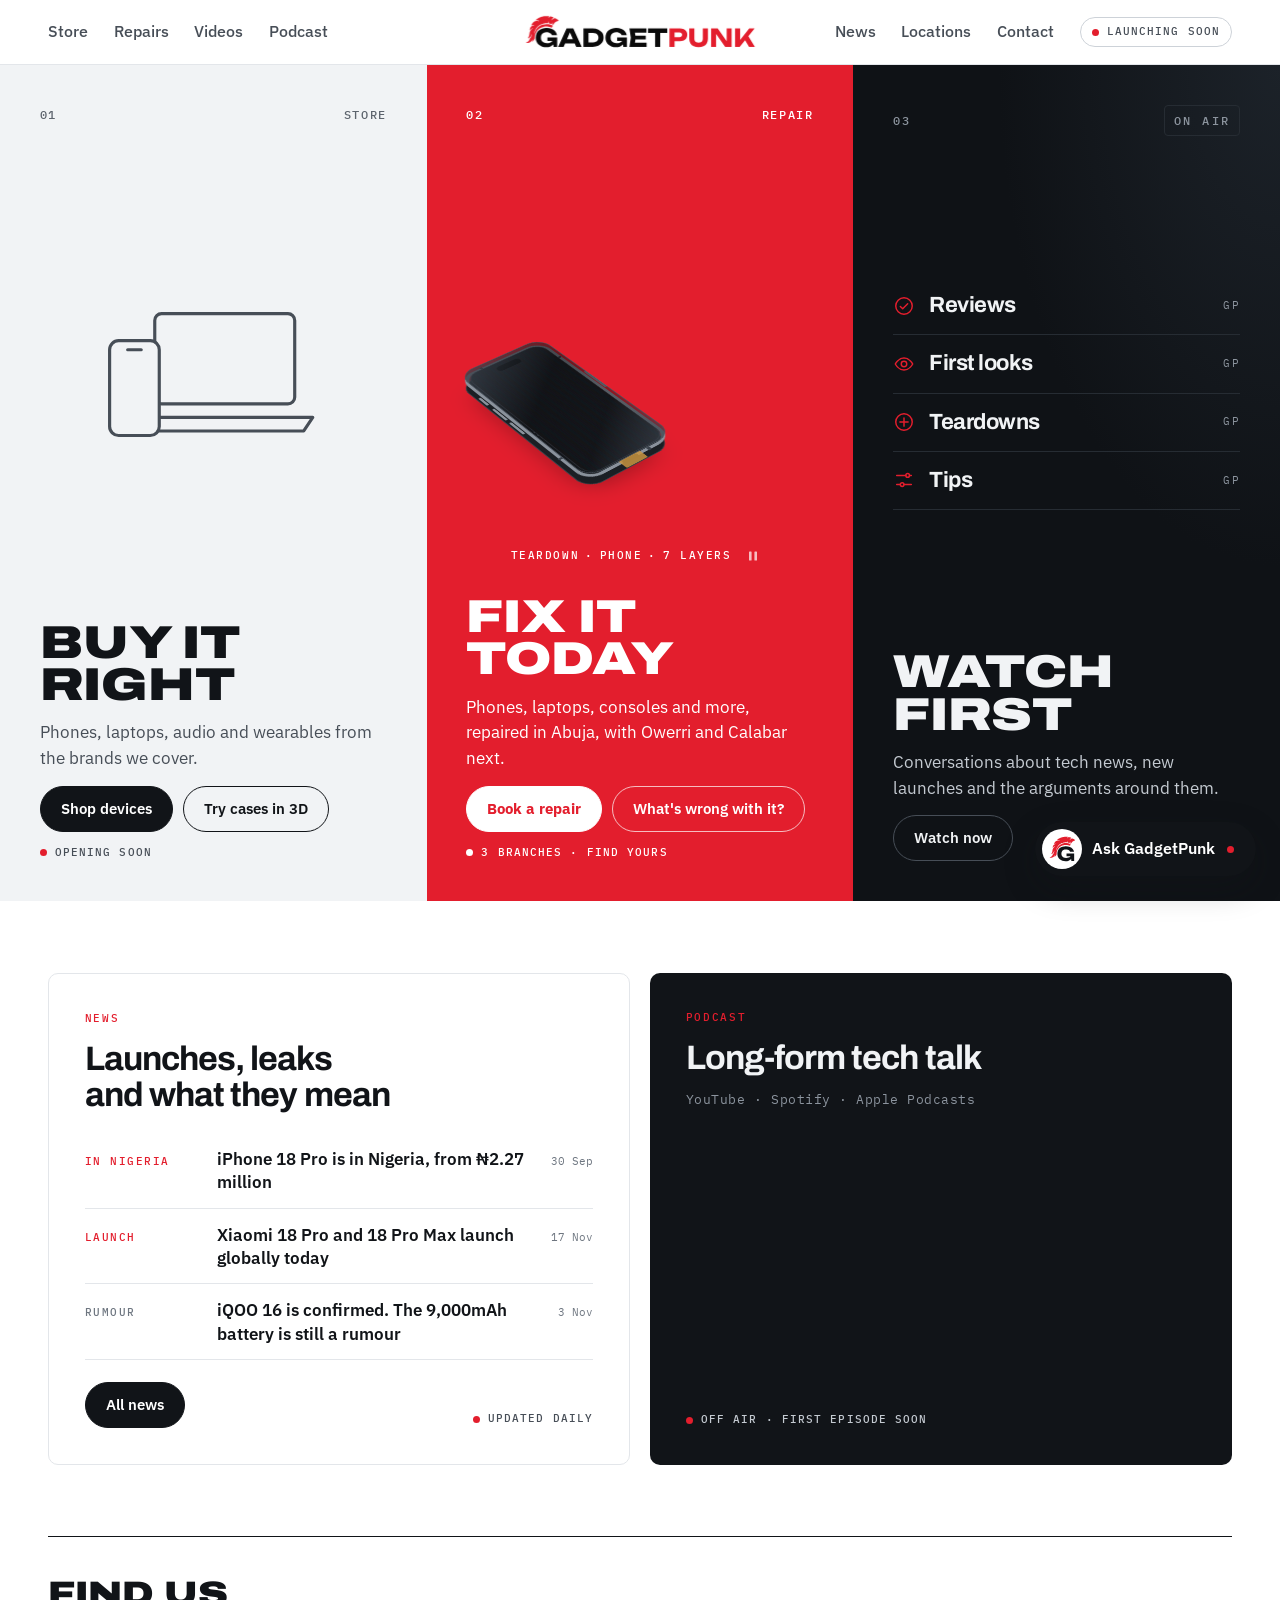
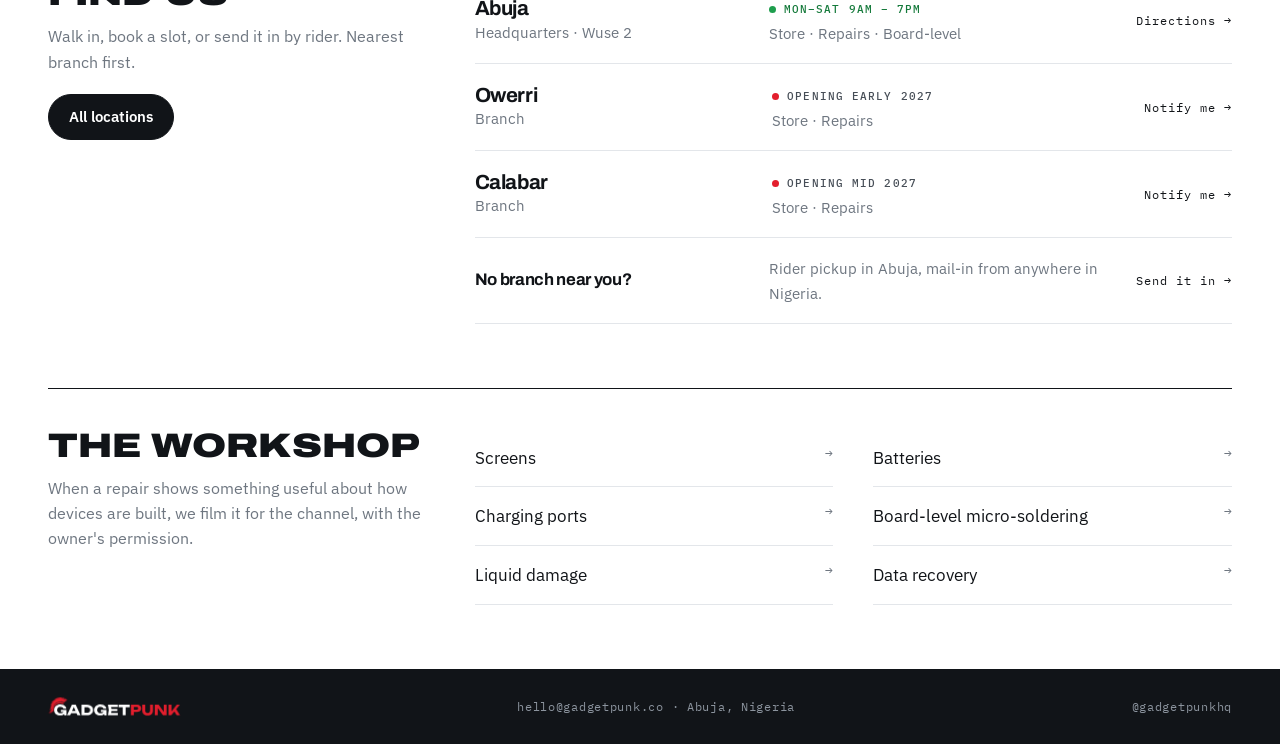
<file: index.html>
<!doctype html>
<html lang="en">
<head>
<meta charset="utf-8">
<meta name="viewport" content="width=device-width, initial-scale=1, viewport-fit=cover">
<title>GadgetPunk</title>
<meta name="description" content="GadgetPunk: tech reviews, news, teardowns, a podcast and a store. Launching soon from Abuja, Nigeria.">
<meta property="og:type" content="website">
<meta property="og:title" content="GadgetPunk">
<meta property="og:description" content="GadgetPunk: tech reviews, news, teardowns, a podcast and a store. Launching soon from Abuja, Nigeria.">
<meta property="og:url" content="https://gadgetpunk.co">
<meta name="twitter:card" content="summary">
<meta name="theme-color" content="#FFFFFF">
<link rel="icon" type="image/png" sizes="64x64" href="[data-uri]">
<link rel="preconnect" href="https://fonts.googleapis.com">
<link rel="preconnect" href="https://fonts.gstatic.com" crossorigin>
<link rel="stylesheet" href="https://fonts.googleapis.com/css2?family=Archivo:wdth,wght@62..125,400..900&family=IBM+Plex+Mono:wght@400;500&family=IBM+Plex+Sans:wght@400;500;600;700&display=swap">
<style>
  :root {
    color-scheme: light;
    --bg: #FFFFFF;
    --stage: #F1F3F5;
    --ink: #111418;
    --ink-2: #474E57;
    --muted: #6E7680;
    --line: #E3E6EA;
    --line-2: #CDD2D8;
    --red: #E31E2D;
    --logo-ink: #0A0A0A;
    --brand: #E31E2D;
    --f-display: "Archivo", "Arial Narrow", "Helvetica Neue", Arial, sans-serif;
    --f-body: "IBM Plex Sans", "Segoe UI", system-ui, sans-serif;
    --f-mono: "IBM Plex Mono", ui-monospace, "SF Mono", Menlo, monospace;
    --gutter: clamp(20px, 3.75vw, 72px);
    --hdr: clamp(64px, 5vw, 88px);
  }

  *, *::before, *::after { box-sizing: border-box; }

  html { scroll-behavior: smooth; }

  body {
    margin: 0;
    background: var(--bg);
    color: var(--ink);
    font-family: var(--f-body);
    font-size: 16px;
    line-height: 1.6;
    -webkit-font-smoothing: antialiased;
    overflow-x: clip;
  }

  body.menu-open { overflow: hidden; }

  a { color: inherit; }
  p, h1, h2, h3, ul { margin: 0; }
  img, svg { max-width: 100%; }
  [hidden] { display: none !important; }
  :where(section, article, footer)[id] { scroll-margin-top: calc(var(--hdr) + 16px); }

  .sprite { position: absolute; width: 0; height: 0; overflow: hidden; }
  .wrap { width: 100%; padding-inline: var(--gutter); }

  .label {
    font-family: var(--f-mono);
    font-size: 11px;
    font-weight: 500;
    letter-spacing: 0.15em;
    text-transform: uppercase;
    color: var(--red);
  }

  .status {
    display: inline-flex;
    align-items: center;
    gap: 8px;
    font-family: var(--f-mono);
    font-size: 11px;
    font-weight: 500;
    letter-spacing: 0.1em;
    text-transform: uppercase;
    color: var(--ink-2);
  }

  .dot { flex: none; width: 7px; height: 7px; border-radius: 50%; background: var(--red); }

  .wide {
    font-family: var(--f-display);
    font-stretch: 125%;
    font-weight: 900;
    line-height: 0.92;
    text-transform: uppercase;
    text-wrap: balance;
  }

  .btn {
    display: inline-flex;
    align-items: center;
    justify-content: center;
    min-height: 46px;
    padding: 0 20px;
    border: 1px solid var(--ink);
    border-radius: 999px;
    background: var(--ink);
    color: #FFFFFF;
    font-size: clamp(0.88rem, 0.82rem + 0.15vw, 1.02rem);
    font-weight: 600;
    text-decoration: none;
    white-space: nowrap;
    transition: opacity 0.15s ease, border-color 0.15s ease;
  }

  .btn:hover { opacity: 0.86; }

  /* ---------- header ---------- */

  .sentinel { position: absolute; top: 0; left: 0; width: 1px; height: 120px; pointer-events: none; }

  .top {
    position: sticky;
    top: 0;
    z-index: 20;
    padding-top: env(safe-area-inset-top, 0px);
    background: rgba(255, 255, 255, 0.96);
    -webkit-backdrop-filter: blur(12px);
    backdrop-filter: blur(12px);
    border-bottom: 1px solid var(--line);
    transition: box-shadow 0.3s ease;
  }

  .top.is-scrolled { box-shadow: 0 8px 24px rgba(17, 20, 24, 0.06); }

  .top-inner {
    display: grid;
    grid-template-columns: 1fr auto 1fr;
    align-items: center;
    column-gap: 24px;
    min-height: var(--hdr);
  }

  .nav { display: flex; align-items: center; gap: clamp(18px, 2vw, 40px); }
  .nav-r { justify-content: flex-end; }

  .nav a {
    padding-block: 8px;
    font-size: clamp(0.92rem, 0.82rem + 0.2vw, 1.08rem);
    font-weight: 500;
    color: var(--ink-2);
    text-decoration: none;
    transition: color 0.15s ease;
  }

  .nav a:hover { color: var(--ink); }

  .pill {
    display: inline-flex;
    align-items: center;
    gap: 8px;
    padding: 5px 11px;
    border: 1px solid var(--line-2);
    border-radius: 999px;
    font-family: var(--f-mono);
    font-size: 11px;
    font-weight: 500;
    letter-spacing: 0.1em;
    text-transform: uppercase;
    white-space: nowrap;
    color: var(--ink-2);
  }

  .brand { position: relative; display: grid; place-items: center; height: 52px; text-decoration: none; }

  .brand-word {
    display: block;
    height: clamp(28px, 2.6vw, 48.5px);
    width: auto;
    aspect-ratio: 937.58 / 135.08;
  }

  .menu-btn, .close-btn {
    place-items: center;
    width: 44px;
    height: 44px;
    margin-left: -10px;
    padding: 0;
    border: 0;
    background: none;
    color: var(--ink);
    cursor: pointer;
  }

  .menu-btn { display: none; }
  .close-btn { display: grid; }
  .menu-btn svg, .close-btn svg { width: 22px; height: 22px; }
  .pill-mobile { display: none; }

  @media (max-width: 1020px) {
    .nav { display: none; }
    .menu-btn { display: grid; }
    .pill-mobile { display: inline-flex; justify-self: end; }
  }

  @media (max-width: 520px) {
    .pill-mobile { display: none; }
  }

  /* ---------- menu drawer ---------- */

  .drawer {
    position: fixed;
    inset: 0;
    z-index: 40;
    visibility: hidden;
    transition: visibility 0s linear 0.225s;
  }

  .drawer.is-open { visibility: visible; transition: visibility 0s; }

  .drawer-bg {
    position: absolute;
    inset: 0;
    background: rgba(17, 20, 24, 0.45);
    opacity: 0;
    transition: opacity 0.225s cubic-bezier(0, 0, 0.2, 1);
  }

  .drawer.is-open .drawer-bg { opacity: 1; }

  .drawer-panel {
    position: absolute;
    top: 0;
    bottom: 0;
    left: 0;
    display: flex;
    flex-direction: column;
    width: min(320px, 86vw);
    overflow-y: auto;
    padding: calc(8px + env(safe-area-inset-top, 0px)) 24px calc(28px + env(safe-area-inset-bottom, 0px));
    background: #FFFFFF;
    box-shadow: 0 0 40px rgba(17, 20, 24, 0.18);
    transform: translateX(-100%);
    transition: transform 0.225s cubic-bezier(0, 0, 0.2, 1);
  }

  .drawer.is-open .drawer-panel { transform: none; }

  .drawer-top { display: flex; align-items: center; justify-content: space-between; min-height: 56px; }
  .drawer-top .close-btn { order: -1; }
  .drawer-top svg.logo { display: block; height: 21.3px; width: auto; aspect-ratio: 937.58 / 135.08; }

  .drawer-nav { display: flex; flex-direction: column; padding-block: 16px 32px; }

  .drawer-nav a {
    padding-block: 13px;
    border-bottom: 1px solid var(--line);
    font-family: var(--f-display);
    font-weight: 600;
    font-size: 1.15rem;
    color: var(--ink);
    text-decoration: none;
  }

  .drawer-socials { display: flex; flex-wrap: wrap; gap: 10px 20px; margin-top: auto; }
  .drawer-socials a { font-size: 0.92rem; color: var(--ink-2); text-decoration: none; }
  .drawer-socials a:hover { color: var(--ink); }

  /* ---------- the three doors ---------- */

  .doors {
    display: grid;
    grid-template-columns: repeat(3, minmax(0, 1fr));
    height: clamp(600px, calc(100svh - var(--hdr)), 920px);
  }

  .door {
    display: flex;
    flex-direction: column;
    justify-content: space-between;
    gap: 24px;
    min-width: 0;
    padding: clamp(24px, 3.1vw, 60px);
  }

  .door-top {
    display: flex;
    align-items: center;
    justify-content: space-between;
    gap: 16px;
    font-family: var(--f-mono);
    font-size: 12px;
    font-weight: 500;
    letter-spacing: 0.14em;
    text-transform: uppercase;
  }

  .door-foot { display: flex; flex-direction: column; gap: 14px; }

  .door-title { font-size: clamp(2rem, 3.6vw, 4.6rem); }

  .door-text { max-width: 44ch; font-size: clamp(0.95rem, 0.86rem + 0.22vw, 1.15rem); line-height: 1.55; }

  .door-row {
    display: flex;
    flex-wrap: wrap;
    align-items: center;
    justify-content: space-between;
    gap: 12px 16px;
  }

  .door-store { background: var(--stage); color: var(--ink); }
  .door-store .door-top { color: #5D646D; }
  .door-store .door-text { color: var(--ink-2); }

  .door-art {
    display: flex;
    flex: 1 1 auto;
    align-items: center;
    justify-content: center;
    min-height: 0;
    color: var(--ink-2);
  }

  .door-art svg { width: 78%; max-width: 520px; height: auto; max-height: 100%; }

  .door-repair { background: var(--red); color: #FFFFFF; }
  .door-repair .door-top, .door-repair .status { color: #FFFFFF; }
  .door-repair .dot { background: #FFFFFF; }
  .door-repair .td { flex: 1 1 auto; min-height: 240px; margin-inline: calc(-1 * clamp(24px, 3.1vw, 60px)); }

  .btn.white { background: #FFFFFF; border-color: #FFFFFF; color: var(--red); font-weight: 700; }

  .door-media {
    background: radial-gradient(110% 100% at 100% 0%, #1C2229 0%, #0F1216 60%);
    color: #F1F3F5;
  }

  .door-media .door-top { color: #8C949E; }

  .onair {
    padding: 5px 9px;
    border: 1px solid #262C33;
    border-radius: 4px;
    letter-spacing: 0.2em;
  }

  .shows { display: flex; flex-direction: column; justify-content: center; padding: 0; list-style: none; }

  .shows li {
    display: flex;
    align-items: center;
    gap: 14px;
    padding-block: clamp(12px, 1.25vw, 22px);
    border-bottom: 1px solid #262C33;
  }

  .shows svg { flex: none; width: 22px; height: 22px; color: var(--red); }

  .shows h3 {
    font-family: var(--f-display);
    font-weight: 700;
    font-size: clamp(1.2rem, 1.72vw, 2.1rem);
    letter-spacing: -0.02em;
    line-height: 1.15;
  }

  .shows .gp {
    margin-left: auto;
    font-family: var(--f-mono);
    font-size: 11px;
    letter-spacing: 0.14em;
    color: #8C949E;
  }

  .door-media .door-text { color: #C4CAD1; }
  .door-media .status { color: #C4CAD1; }

  .btn.line { background: transparent; border-color: #474E57; color: #F1F3F5; }
  .btn.line:hover { opacity: 1; border-color: #8C949E; }

  /* ---------- news and podcast ---------- */

  .duo {
    display: grid;
    grid-template-columns: repeat(2, minmax(0, 1fr));
    gap: clamp(12px, 1.56vw, 28px);
    padding-top: clamp(48px, 5.6vw, 112px);
  }

  .card {
    display: flex;
    flex-direction: column;
    gap: 14px;
    min-height: clamp(240px, 21.9vw, 420px);
    padding: clamp(24px, 2.8vw, 56px);
    border-radius: 10px;
  }

  .card-title {
    font-family: var(--f-display);
    font-weight: 700;
    font-size: clamp(1.6rem, 2.65vw, 3.3rem);
    line-height: 1.06;
    letter-spacing: -0.028em;
    text-wrap: balance;
  }

  .card .status { margin-top: auto; padding-top: 8px; }

  .news { border: 1px solid var(--line); }
  .news p.body { max-width: 48ch; font-size: clamp(1rem, 0.9rem + 0.2vw, 1.2rem); color: var(--ink-2); }

  .podcast { background: var(--ink); color: #F1F3F5; }
  .podcast .mono { font-family: var(--f-mono); font-size: 13px; letter-spacing: 0.04em; color: #8C949E; }
  .podcast .status { color: #C4CAD1; }

  /* ---------- workshop ---------- */

  .shop-sec { padding-top: clamp(48px, 5.6vw, 112px); }

  .workshop {
    display: grid;
    grid-template-columns: minmax(0, 1fr) minmax(0, 2fr);
    gap: 32px 48px;
    padding-block: 40px 64px;
    border-top: 1px solid var(--ink);
  }

  .workshop-copy { display: flex; flex-direction: column; gap: 12px; }
  .workshop-title { font-size: clamp(1.8rem, 2.65vw, 3.3rem); line-height: 1; }
  .workshop-copy p { max-width: 42ch; font-size: clamp(0.95rem, 0.86rem + 0.2vw, 1.12rem); line-height: 1.55; color: var(--muted); }

  .services {
    display: grid;
    grid-template-columns: repeat(2, minmax(0, 1fr));
    column-gap: 40px;
    align-content: start;
    padding: 0;
    list-style: none;
  }

  .services a {
    display: flex;
    justify-content: space-between;
    gap: 16px;
    padding-block: 15px;
    border-bottom: 1px solid var(--line);
    font-size: clamp(1rem, 0.92rem + 0.2vw, 1.2rem);
    text-decoration: none;
    transition: color 0.15s ease, border-color 0.15s ease;
  }

  .services a span { font-family: var(--f-mono); font-size: 13px; color: var(--muted); transition: transform 0.15s ease, color 0.15s ease; }
  .services a:hover { border-color: var(--ink); }
  .services a:hover span { color: var(--red); transform: translateX(3px); }

  /* ---------- footer ---------- */

  .foot {
    display: flex;
    flex-wrap: wrap;
    align-items: center;
    justify-content: space-between;
    gap: 12px 24px;
    padding-block: 28px calc(28px + env(safe-area-inset-bottom, 0px));
    background: var(--ink);
    color: #8C949E;
    font-family: var(--f-mono);
    font-size: 12px;
    letter-spacing: 0.06em;
    --logo-ink: #FFFFFF;
  }

  .foot svg { display: block; height: 19.1px; width: auto; aspect-ratio: 937.58 / 135.08; }
  .foot a { text-decoration: none; }
  .foot a:hover { color: #F1F3F5; }

  :where(a, button):focus-visible { outline: 2px solid var(--red); outline-offset: 3px; }
  .door-repair :where(a, button):focus-visible { outline-color: #FFFFFF; }

  /* ---------- smaller screens ---------- */

  @media (max-width: 860px) {
    .doors { grid-template-columns: minmax(0, 1fr); height: auto; }
    .door { min-height: 440px; }
    .door-store .door-art { min-height: 200px; }
    .door-store .door-art svg { width: 70%; }
    .door-repair { min-height: 620px; }
    .door-repair .td { min-height: 320px; }
    .duo { grid-template-columns: minmax(0, 1fr); }
    .workshop { grid-template-columns: minmax(0, 1fr); }
  }

  @media (max-width: 560px) {
    .door-repair { min-height: 560px; }
    .door-repair .td { min-height: 280px; }
    .services { grid-template-columns: minmax(0, 1fr); }
  }

  @media (prefers-reduced-motion: reduce) {
    html { scroll-behavior: auto; }
    .drawer, .drawer-bg, .drawer-panel { transition: none !important; }
  }

  /* ---------- logo: the brandmark grows into the wordmark ---------- */

  .gpl { overflow: visible; }
  .gpl use { fill: var(--logo-ink); }
  .gpl .gpl-plume, .gpl .gpl-red { fill: var(--brand); }
  .gpl-g, .gpl-plume { transform-box: view-box; transform-origin: 47.37px -37.5px; }
  .gpl-arc { stroke-dasharray: 1; }

  /* intro: the G pops in and the crest sweeps over it */
  .gpl.is-anim .gpl-g { animation: gp-pop 0.55s cubic-bezier(0.34, 1.56, 0.64, 1) both; }
  .gpl.is-anim .gpl-plume { animation: gp-swing 1s cubic-bezier(0.22, 1, 0.36, 1) 0.25s both; }
  .gpl.is-anim .gpl-arc { animation: gp-draw 1s cubic-bezier(0.22, 1, 0.36, 1) 0.25s both; }

  /* header: one logo. While the header has .is-mark it is the brandmark; otherwise the letters come
     out of the G and the full wordmark shows. With .gpl-slide the brandmark sits in the middle. */
  .gpl-hdr .gpl-move { transition: transform 1.1s cubic-bezier(0.65, 0, 0.35, 1); }
  .gpl-hdr .gpl-l {
    transition: transform 0.6s cubic-bezier(0.22, 1, 0.36, 1) calc(0.15s + var(--o, 0s)),
                opacity 0.6s cubic-bezier(0.22, 1, 0.36, 1) calc(0.15s + var(--o, 0s));
  }
  .is-mark .gpl-hdr.gpl-slide .gpl-move { transform: translateX(398.73px); transition-delay: 0.15s; }
  .is-mark .gpl-hdr .gpl-l {
    opacity: 0;
    transform: translateX(-56px);
    transition: transform 0.4s cubic-bezier(0.55, 0, 1, 0.45) var(--c, 0s),
                opacity 0.4s cubic-bezier(0.55, 0, 1, 0.45) var(--c, 0s);
  }

  /* footer and menu: the letters come out of the G once and stay */
  .gpl-once.is-anim .gpl-l { animation: gp-emerge 0.6s cubic-bezier(0.22, 1, 0.36, 1) both; animation-delay: calc(0.7s + var(--o, 0s)); }

  .gpl.is-hold * { animation-play-state: paused !important; }

  @keyframes gp-pop { from { opacity: 0; transform: scale(0.82); } to { opacity: 1; transform: none; } }
  @keyframes gp-swing { from { transform: rotate(16deg); } to { transform: none; } }
  @keyframes gp-draw { from { stroke-dashoffset: 1; } to { stroke-dashoffset: 0; } }
  @keyframes gp-emerge { from { opacity: 0; transform: translateX(-56px); } to { opacity: 1; transform: none; } }

  @media (prefers-reduced-motion: reduce) {
    .gpl * { animation: none !important; transition: none !important; }
  }


  /* ---------- teardown: one device at a time, torn down then swapped ---------- */

  .td { position: relative; display: flex; flex-direction: column; gap: 10px; min-height: 0; }
  .td[data-theme="light"] { --tag-ink: #6E7680; --tag-line: #CDD2D8; --cap-ink: #474E57; --cap-dim: #6E7680; }
  .td[data-theme="red"] { --tag-ink: #FFFFFF; --tag-line: rgba(255, 255, 255, 0.55); --cap-ink: #FFFFFF; --cap-dim: #FFFFFF; }

  .td-view { position: relative; flex: 1 1 auto; min-height: 0; }

  .td-stage {
    --gap: 3px;
    position: absolute;
    inset: 0;
    display: grid;
    place-items: center;
    opacity: 0;
    visibility: hidden;
    transition: opacity 0.42s ease, visibility 0s linear 0.42s;
  }

  .td-stage.is-on { opacity: 1; visibility: visible; transition: opacity 0.42s ease; }
  .td-stage.is-open { --gap: 42px; }
  .td.is-hover .td-stage.is-open { --gap: 50px; }

  .td-z { perspective: 1800px; }

  .dev {
    position: relative;
    transform-style: preserve-3d;
    transform: translate(var(--tx), var(--ty)) rotateX(56deg) rotateZ(-40deg);
  }

  .ly {
    position: absolute;
    inset: 0;
    transform-style: preserve-3d;
    transform: translateZ(calc(var(--i) * var(--gap)));
    transition: transform 0.9s cubic-bezier(0.55, 0, 0.7, 0.25);
  }

  .is-open .ly { transition: transform 1.4s cubic-bezier(0.16, 0.84, 0.24, 1); }

  .sh { position: absolute; transform: translateZ(-16px); }

  .tg {
    position: absolute;
    left: 100%;
    top: calc(100% - 7px);
    display: flex;
    align-items: center;
    gap: 8px;
    white-space: nowrap;
    transform-origin: 0 50%;
    transform: rotateZ(40deg) rotateX(-56deg);
    font-family: "IBM Plex Mono", ui-monospace, Menlo, monospace;
    font-size: 10.5px;
    font-weight: 500;
    letter-spacing: 0.12em;
    text-transform: uppercase;
    color: var(--tag-ink);
    opacity: 0;
    transition: opacity 0.25s ease;
  }

  .tg::before { content: ""; flex: none; width: 22px; height: 1px; background: var(--tag-line); }
  .is-open .tg { opacity: 1; transition: opacity 0.5s ease 0.6s; }
  .no-tags .tg { display: none; }

  .td-cap {
    display: flex;
    align-items: center;
    justify-content: center;
    gap: 6px;
    min-height: 32px;
    font-family: "IBM Plex Mono", ui-monospace, Menlo, monospace;
    font-size: 11px;
    font-weight: 500;
    letter-spacing: 0.14em;
    text-transform: uppercase;
    color: var(--cap-dim);
  }

  .td-cap b { font-weight: 500; color: var(--cap-ink); }

  .td-pause {
    display: grid;
    place-items: center;
    width: 32px;
    height: 32px;
    padding: 0;
    border: 0;
    border-radius: 50%;
    background: none;
    color: var(--cap-ink);
    cursor: pointer;
    opacity: 0.7;
    transition: opacity 0.15s ease;
  }

  .td-pause:hover { opacity: 1; }
  .td-pause svg { width: 12px; height: 12px; }
  .td-pause .i-play { display: none; }
  .td.is-paused .td-pause .i-play { display: block; }
  .td.is-paused .td-pause .i-pause { display: none; }

  @media (prefers-reduced-motion: reduce) {
    .td-stage, .ly, .tg { transition: none !important; }
    .td-pause { display: none; }
  }

</style>
<link rel="stylesheet" href="/assets/gp-v2.css">
<noscript><style>.top.is-mark .gpl-move, .top.is-mark .gpl-l { opacity: 1 !important; transform: none !important; }</style></noscript>
</head>
<body id="top">
<svg class="sprite" aria-hidden="true" focusable="false">
  <defs>
    <path id="gp-plume" d="M-27.07 -16.47C-24.33 -16.82 -21.33 -17.78 -19.3 -18.97C-16.17 -20.8 -11.97 -25.49 -10.63 -28.62C-9.68 -30.87 -9.15 -31.4 -9.21 -30.04C-9.29 -28.35 -9.89 -26.12 -10.75 -24.3C-12.25 -21.15 -11.6 -20.81 -8.55 -23.18C-8.12 -23.51 -7.51 -23.97 -7.2 -24.21C-5.68 -25.35 -3.49 -28.26 -1.85 -31.29C-0.25 -34.25 -0.29 -34.07 -0.2 -37.64C-0.12 -40.95 0.03 -42.75 0.36 -44.46C0.5 -45.18 0.65 -46.12 0.69 -46.55C0.81 -47.63 0.92 -48.12 1.36 -49.53C2.29 -52.51 2.97 -54.48 3.35 -55.34C3.57 -55.85 3.89 -56.61 4.06 -57.02C4.39 -57.84 5.11 -59.25 5.76 -60.33C5.99 -60.72 6.3 -61.24 6.43 -61.48C8.91 -65.89 14.48 -71.57 19.79 -75.1C22.3 -76.76 25.25 -78.31 27.74 -79.24C28.01 -79.34 28.57 -79.57 28.98 -79.75C30.61 -80.46 33.06 -81.2 35.01 -81.58C35.63 -81.7 36.61 -81.9 37.19 -82.02C39.35 -82.48 40.48 -82.61 44.96 -82.92C47 -83.07 50.64 -82.9 54.19 -82.5C57.41 -82.14 62.5 -80.83 65.87 -79.49C67.93 -78.67 68 -78.65 68.55 -78.64C69.42 -78.62 69.6 -78.85 70.48 -81.04C70.74 -81.68 71.22 -82.78 71.55 -83.47C72.88 -86.31 72.83 -86.45 69.85 -87.94C64.43 -90.67 57.16 -92.57 51.15 -92.83C43.81 -93.15 37.56 -92.42 32.07 -90.59C31.6 -90.43 30.82 -90.18 30.34 -90.04C29.58 -89.8 28.01 -89.16 25.7 -88.13C24.62 -87.65 22.92 -86.7 20.12 -85.01C15.51 -82.24 10.26 -77.44 7.2 -73.18C6.87 -72.73 6.44 -72.16 6.24 -71.91C5.84 -71.43 4.67 -69.66 3.8 -68.22C2.85 -66.68 0.45 -61.5 -0.26 -59.51C-0.38 -59.16 -0.6 -58.59 -0.75 -58.23C-0.9 -57.88 -1.14 -57.19 -1.29 -56.71C-1.57 -55.78 -2.02 -54.75 -2.14 -54.75C-2.49 -54.75 -2.47 -56.5 -2.11 -57.88C-1.97 -58.43 -1.78 -59.3 -1.69 -59.81C-1.19 -62.77 1.6 -69.42 3.68 -72.63C3.99 -73.1 4.4 -73.76 4.59 -74.08C4.78 -74.41 5.14 -74.93 5.39 -75.24C5.64 -75.55 6.17 -76.23 6.58 -76.77C6.98 -77.3 7.53 -77.98 7.8 -78.27C8.07 -78.57 8.68 -79.27 9.15 -79.82C12.97 -84.27 19.33 -88.9 25.25 -91.53C26.23 -91.97 27.48 -92.52 28.02 -92.76C29.66 -93.49 32.63 -94.4 35.01 -94.92C35.54 -95.03 36.47 -95.24 37.06 -95.39C37.66 -95.53 38.46 -95.69 38.85 -95.73C39.24 -95.78 39.85 -95.87 40.21 -95.93C40.57 -95.99 41.34 -96.08 41.92 -96.14C42.51 -96.2 43.41 -96.3 43.92 -96.36C45.53 -96.55 46.83 -96.58 49.28 -96.47C53.63 -96.28 53.68 -96.3 54.34 -98.75C54.82 -100.52 55.94 -103.15 56.47 -103.76C57.11 -104.5 57.19 -104 56.77 -101.92C56.53 -100.67 56.46 -100.13 56.29 -97.93C56.14 -95.86 56.23 -95.8 60.61 -94.91C62.05 -94.62 63.36 -94.26 64.53 -93.84C67.4 -92.79 67.72 -92.9 69.31 -95.53C70.17 -96.96 70.93 -97.9 72.1 -99C73.07 -99.91 73.27 -99.84 72.76 -98.77C72.6 -98.43 71.99 -97.17 71.41 -95.96C69.46 -91.9 69.47 -91.84 72.16 -90.66C73.49 -90.08 73.91 -90.02 74.43 -90.33C74.79 -90.53 74.75 -90.48 76.72 -93.5C79.23 -97.33 83.5 -101.02 88.11 -103.34C90.33 -104.45 91.21 -104.79 94.52 -105.82C96.4 -106.41 96.77 -106.96 95.93 -107.9C95.49 -108.41 93.4 -110.16 92.54 -110.75C92.14 -111.04 91.55 -111.47 91.24 -111.71C90.93 -111.95 90.35 -112.37 89.94 -112.64C89.53 -112.9 88.82 -113.38 88.37 -113.69C85.56 -115.67 82.89 -117.05 81.86 -117.05C78.57 -117.04 73.48 -114.22 69.22 -110.04C68.19 -109.03 67.54 -108.7 67.54 -109.17C67.54 -110.7 70.89 -115.21 74.12 -118.03C75.39 -119.14 75.54 -119.33 75.49 -119.77C75.41 -120.38 74 -121.13 71.89 -121.66C71.4 -121.79 70.35 -122.11 69.56 -122.37C68.76 -122.64 67.64 -122.96 67.06 -123.09C66.49 -123.21 65.61 -123.42 65.12 -123.54C63.41 -123.97 62.88 -123.86 61.16 -122.71C59.81 -121.81 58.7 -120.67 56.97 -118.42C55.61 -116.67 55.18 -116.51 55.4 -117.84C55.63 -119.27 56.28 -120.87 57.4 -122.74C58.55 -124.67 58.32 -124.89 54.8 -125.21C49.36 -125.69 41.43 -125.41 36.91 -124.58C36.07 -124.42 35.07 -124.25 34.68 -124.2C33.7 -124.08 32.23 -123.76 30.43 -123.28C29.59 -123.06 28.54 -122.79 28.11 -122.68C26.74 -122.36 24.58 -121.68 23.56 -121.26C23.03 -121.03 22.26 -120.75 21.85 -120.62C20.61 -120.24 15.18 -117.79 14.1 -117.13C13.92 -117.01 13.16 -116.58 12.43 -116.17C8.21 -113.82 3.36 -110.34 2.81 -109.28C2.44 -108.56 2.74 -108.45 5.19 -108.39C8.2 -108.32 9.54 -108.15 11.16 -107.63C11.61 -107.49 12.22 -107.3 12.52 -107.22C14.41 -106.66 17.01 -105.21 17.01 -104.71C17.01 -104.45 16.8 -104.48 14.65 -104.97C11.8 -105.62 9.39 -105.88 7.46 -105.73C4.26 -105.49 4.13 -105.46 1.51 -104.65C-2.36 -103.43 -6.53 -100.59 -8.71 -97.66C-9.43 -96.69 -10.95 -94.45 -11.54 -93.46C-11.77 -93.09 -12.12 -92.52 -12.33 -92.19C-14.2 -89.22 -14.52 -88.51 -14.25 -87.99C-14.05 -87.6 -13.39 -87.58 -12.5 -87.95C-12.04 -88.13 -9.83 -88.77 -9.03 -88.94C-7.62 -89.25 -4.15 -89.53 -3.19 -89.41C-1.74 -89.22 -2.53 -88.76 -5.86 -87.83C-6.56 -87.64 -8.28 -86.96 -9.59 -86.37C-10.59 -85.92 -12.97 -84.36 -14.08 -83.42C-16.21 -81.63 -17.32 -80.36 -18.24 -78.67C-19.18 -76.94 -19.23 -76.8 -19.57 -75.28C-19.69 -74.74 -19.99 -73.52 -20.23 -72.56C-20.89 -70.01 -20.99 -69.05 -20.62 -68.68C-20.28 -68.34 -19.8 -68.58 -19.03 -69.49C-16.82 -72.1 -14.4 -73.77 -10.31 -75.55C-9.38 -75.96 -7.36 -76.42 -7.36 -76.22C-7.36 -76.05 -8.15 -75.44 -9.67 -74.46C-11.17 -73.49 -13.2 -71.74 -15.02 -69.87C-16.96 -67.87 -19.45 -63.61 -20.38 -60.71C-20.95 -58.94 -21.51 -56.33 -21.81 -54.07C-21.93 -53.15 -22.12 -51.93 -22.22 -51.35C-22.33 -50.78 -22.48 -49.77 -22.56 -49.11C-22.64 -48.45 -22.79 -47.65 -22.88 -47.32C-22.98 -47 -23.25 -46.09 -23.48 -45.31C-24.2 -42.87 -24.77 -41.39 -25.37 -40.46C-25.57 -40.14 -25.84 -39.69 -25.95 -39.47C-26.26 -38.85 -26.65 -38.31 -27.32 -37.57C-29.13 -35.57 -28.03 -34.83 -24.79 -35.89C-20.85 -37.18 -17.87 -40.33 -15.37 -45.84C-12.69 -51.77 -11.64 -53.69 -11.26 -53.32C-11.07 -53.12 -11.57 -51.37 -12.31 -49.6C-12.43 -49.34 -12.63 -48.65 -12.77 -48.08C-13.2 -46.35 -14.11 -43.51 -14.56 -42.52C-14.71 -42.22 -14.97 -41.6 -15.15 -41.16C-16.12 -38.8 -17.38 -36.82 -18.94 -35.22C-20.11 -34.02 -20.01 -34.21 -21.33 -30.88C-21.86 -29.56 -22.77 -27.86 -23.48 -26.87C-26.07 -23.3 -29.67 -20.55 -34.08 -18.77C-36.94 -17.61 -36.2 -16.9 -31.46 -16.27C-30.61 -16.15 -29.02 -16.23 -27.07 -16.47Z"/>
    <path id="gp-g" d="M83.8 -32.48C83.61 -27.97 82.7 -23.67 81.07 -19.57C79.44 -15.47 77.07 -11.82 73.97 -8.63C70.87 -5.44 67.01 -2.93 62.38 -1.1C57.75 0.73 52.35 1.64 46.16 1.64C40.31 1.64 34.82 0.78 29.69 -0.94C24.56 -2.66 20.06 -5.18 16.17 -8.51C12.28 -11.84 9.25 -15.93 7.06 -20.79C4.87 -25.65 3.78 -31.22 3.78 -37.5C3.78 -43.78 4.88 -49.35 7.08 -54.21C9.28 -59.07 12.36 -63.16 16.32 -66.49C20.28 -69.82 24.89 -72.34 30.14 -74.06C35.39 -75.78 41.11 -76.64 47.28 -76.64C55.55 -76.64 62.68 -75.37 68.69 -72.83C74.7 -70.29 79.54 -66.81 83.21 -62.4C86.88 -57.99 89.24 -52.9 90.28 -47.14L69.38 -47.14C68.73 -49.67 67.38 -51.85 65.35 -53.67C63.32 -55.49 60.78 -56.89 57.74 -57.87C54.7 -58.85 51.24 -59.34 47.36 -59.34C42.69 -59.34 38.66 -58.52 35.26 -56.87C31.86 -55.22 29.24 -52.79 27.39 -49.56C25.54 -46.33 24.62 -42.31 24.62 -37.5C24.62 -32.65 25.62 -28.55 27.61 -25.22C29.6 -21.89 32.44 -19.38 36.13 -17.7C39.82 -16.02 44.17 -15.18 49.2 -15.18C54.07 -15.18 58.36 -15.87 62.08 -17.25C65.8 -18.63 68.78 -20.64 71.01 -23.29C73.24 -25.94 74.54 -29.15 74.9 -32.92ZM51.2 -24.2L51.2 -38.82L90.96 -38.82L90.96 0L76.3 0L73.38 -29.66L77.32 -24.2Z"/>
    <path id="gp-l-a" d="M116.54 -14.44L116.54 -31.1L168.16 -31.1L168.16 -14.44ZM156.38 -75L190.52 0L168.38 0L139.76 -66.16L145.76 -66.16L117.14 0L95 0L129.14 -75Z"/>
    <path id="gp-l-d" d="M235 -75C243.89 -75 251.68 -73.44 258.35 -70.33C265.02 -67.22 270.22 -62.85 273.94 -57.24C277.66 -51.63 279.52 -45.05 279.52 -37.5C279.52 -29.99 277.66 -23.42 273.94 -17.79C270.22 -12.16 265.02 -7.78 258.35 -4.67C251.68 -1.56 243.89 -0 235 0L197.56 0L197.56 -75ZM218.2 -8.74L208.32 -18.44L236.56 -18.44C241.05 -18.44 244.95 -19.22 248.25 -20.79C251.55 -22.36 254.09 -24.57 255.88 -27.43C257.67 -30.29 258.56 -33.65 258.56 -37.5C258.56 -41.42 257.67 -44.79 255.88 -47.62C254.09 -50.45 251.55 -52.64 248.25 -54.21C244.95 -55.78 241.05 -56.56 236.56 -56.56L208.32 -56.56L218.2 -66.26Z"/>
    <path id="gp-l-g" d="M367 -32.48C366.81 -27.97 365.9 -23.67 364.27 -19.57C362.64 -15.47 360.27 -11.82 357.17 -8.63C354.07 -5.44 350.21 -2.93 345.58 -1.1C340.95 0.73 335.55 1.64 329.36 1.64C323.51 1.64 318.02 0.78 312.89 -0.94C307.76 -2.66 303.26 -5.18 299.37 -8.51C295.48 -11.84 292.45 -15.93 290.26 -20.79C288.07 -25.65 286.98 -31.22 286.98 -37.5C286.98 -43.78 288.08 -49.35 290.28 -54.21C292.48 -59.07 295.56 -63.16 299.52 -66.49C303.48 -69.82 308.09 -72.34 313.34 -74.06C318.59 -75.78 324.31 -76.64 330.48 -76.64C338.75 -76.64 345.88 -75.37 351.89 -72.83C357.9 -70.29 362.74 -66.81 366.41 -62.4C370.08 -57.99 372.44 -52.9 373.48 -47.14L352.58 -47.14C351.93 -49.67 350.58 -51.85 348.55 -53.67C346.52 -55.49 343.98 -56.89 340.94 -57.87C337.9 -58.85 334.44 -59.34 330.56 -59.34C325.89 -59.34 321.86 -58.52 318.46 -56.87C315.06 -55.22 312.44 -52.79 310.59 -49.56C308.74 -46.33 307.82 -42.31 307.82 -37.5C307.82 -32.65 308.82 -28.55 310.81 -25.22C312.8 -21.89 315.64 -19.38 319.33 -17.7C323.02 -16.02 327.37 -15.18 332.4 -15.18C337.27 -15.18 341.56 -15.87 345.28 -17.25C349 -18.63 351.98 -20.64 354.21 -23.29C356.44 -25.94 357.74 -29.15 358.1 -32.92ZM334.4 -24.2L334.4 -38.82L374.16 -38.82L374.16 0L359.5 0L356.58 -29.66L360.52 -24.2Z"/>
    <path id="gp-l-e" d="M450.66 -45.04L450.66 -29.96L395.8 -29.96L395.8 -45.04ZM409.9 -37.5L405.02 -7.36L396.62 -16.8L454.04 -16.8L454.04 0L384.32 0L390.02 -37.5L384.32 -75L453.54 -75L453.54 -58.2L396.62 -58.2L405.02 -67.64Z"/>
    <path id="gp-l-t" d="M488.6 -65.9L509.36 -65.9L509.36 0L488.6 0ZM460 -75L537.96 -75L537.96 -56.56L460 -56.56Z"/>
    <path id="gp-l-p" d="M588.96 -75C595.28 -75 600.71 -73.93 605.25 -71.79C609.79 -69.65 613.27 -66.64 615.68 -62.75C618.09 -58.86 619.3 -54.33 619.3 -49.14C619.3 -43.95 618.09 -39.42 615.68 -35.53C613.27 -31.64 609.79 -28.63 605.25 -26.49C600.71 -24.35 595.28 -23.28 588.96 -23.28L556.46 -23.28L556.46 -39.9L587.74 -39.9C591.07 -39.9 593.67 -40.72 595.54 -42.36C597.41 -44 598.34 -46.26 598.34 -49.14C598.34 -52.06 597.41 -54.33 595.54 -55.95C593.67 -57.57 591.07 -58.38 587.74 -58.38L558.3 -58.38L567.62 -67.98L567.62 0L546.86 0L546.86 -75Z"/>
    <path id="gp-l-u" d="M648.02 -33.52C648.02 -30.09 648.67 -27.14 649.97 -24.65C651.27 -22.16 653.19 -20.25 655.74 -18.9C658.29 -17.55 661.43 -16.88 665.18 -16.88C668.99 -16.88 672.17 -17.54 674.7 -18.87C677.23 -20.2 679.14 -22.11 680.42 -24.62C681.7 -27.13 682.34 -30.09 682.34 -33.52L682.34 -75L703.1 -75L703.1 -32.48C703.1 -25.64 701.52 -19.67 698.36 -14.56C695.2 -9.45 690.78 -5.48 685.11 -2.63C679.44 0.22 672.79 1.64 665.18 1.64C657.63 1.64 651.02 0.22 645.33 -2.63C639.64 -5.48 635.21 -9.45 632.03 -14.56C628.85 -19.67 627.26 -25.64 627.26 -32.48L627.26 -75L648.02 -75Z"/>
    <path id="gp-l-n" d="M785.56 -14.48L779.2 -13.22L779.2 -75L799.32 -75L799.32 0L773.22 0L729.86 -61.72L736.18 -62.98L736.18 0L716.06 0L716.06 -75L742.92 -75Z"/>
    <path id="gp-l-k" d="M813.26 0L813.26 -75L833.9 -75L833.9 -16.5L828.4 -20.8L870.86 -75L892.78 -75L832.02 0ZM849.14 -35.78L864.26 -48.36L893.82 0L870.26 0Z"/>
    <clipPath id="gp-out"><rect x="91.56" y="-300" width="1400" height="600"/></clipPath>
  </defs>
</svg>

<div class="sentinel" id="topSentinel" aria-hidden="true"></div>

<header class="top is-mark" id="siteTop">
  <div class="wrap top-inner">
    <nav class="nav" aria-label="Shop and watch">
      <a href="#store">Store</a>
      <a href="#repairs">Repairs</a>
      <a href="#media">Videos</a>
      <a href="#podcast">Podcast</a>
    </nav>
    <button class="menu-btn" type="button" data-menu aria-controls="menu" aria-expanded="false" aria-label="Open menu">
      <svg viewBox="0 0 24 24" fill="none" stroke="currentColor" stroke-width="1.8" stroke-linecap="round" aria-hidden="true"><path d="M4 7h16M4 12h16M4 17h16"/></svg>
    </button>
    <a class="brand" href="#top" aria-label="GadgetPunk, back to top">
      <svg class="gpl gpl-hdr gpl-slide brand-word is-anim" viewBox="-39.76 -129.44 937.58 135.08" aria-hidden="true" focusable="false"><mask id="gpm-hw" maskUnits="userSpaceOnUse" x="-300" y="-300" width="700" height="600"><path class="gpl-arc" d="M142.48 -68.4A100 100 0 1 0 -31.43 24.07" pathLength="1" fill="none" stroke="#fff" stroke-width="200"/></mask><g class="gpl-move"><g mask="url(#gpm-hw)"><use class="gpl-plume" href="#gp-plume"/></g><use class="gpl-g" href="#gp-g"/><g clip-path="url(#gp-out)"><use class="gpl-l" href="#gp-l-a" style="--o:0s;--c:0.49s"/><use class="gpl-l" href="#gp-l-d" style="--o:0.07s;--c:0.435s"/><use class="gpl-l" href="#gp-l-g" style="--o:0.14s;--c:0.38s"/><use class="gpl-l" href="#gp-l-e" style="--o:0.21s;--c:0.325s"/><use class="gpl-l" href="#gp-l-t" style="--o:0.28s;--c:0.27s"/><use class="gpl-l gpl-red" href="#gp-l-p" style="--o:0.41s;--c:0.165s"/><use class="gpl-l gpl-red" href="#gp-l-u" style="--o:0.48s;--c:0.11s"/><use class="gpl-l gpl-red" href="#gp-l-n" style="--o:0.55s;--c:0.055s"/><use class="gpl-l gpl-red" href="#gp-l-k" style="--o:0.62s;--c:0s"/></g></g></svg>
    </a>
    <nav class="nav nav-r" aria-label="News and contact">
      <a href="/news/">News</a>
      <a href="/locations/">Locations</a>
      <a href="#contact">Contact</a>
      <span class="pill"><span class="dot"></span>Launching soon</span>
    </nav>
    <span class="pill pill-mobile"><span class="dot"></span>Launching soon</span>
  </div>
</header>

<aside class="drawer" id="menu" aria-hidden="true" data-wide="(min-width: 1021px)">
  <div class="drawer-bg" data-close></div>
  <div class="drawer-panel" role="dialog" aria-modal="true" aria-label="Menu">
    <div class="drawer-top">
      <button class="close-btn" id="menuClose" type="button" aria-label="Close menu">
        <svg viewBox="0 0 24 24" fill="none" stroke="currentColor" stroke-width="1.8" stroke-linecap="round" aria-hidden="true"><path d="M6 6l12 12M18 6L6 18"/></svg>
      </button>
      <svg class="gpl gpl-once logo" viewBox="-39.76 -129.44 937.58 135.08" aria-hidden="true" focusable="false"><mask id="gpm-dr" maskUnits="userSpaceOnUse" x="-300" y="-300" width="700" height="600"><path class="gpl-arc" d="M142.48 -68.4A100 100 0 1 0 -31.43 24.07" pathLength="1" fill="none" stroke="#fff" stroke-width="200"/></mask><g class="gpl-move"><g mask="url(#gpm-dr)"><use class="gpl-plume" href="#gp-plume"/></g><use class="gpl-g" href="#gp-g"/><g clip-path="url(#gp-out)"><use class="gpl-l" href="#gp-l-a" style="--o:0s"/><use class="gpl-l" href="#gp-l-d" style="--o:0.07s"/><use class="gpl-l" href="#gp-l-g" style="--o:0.14s"/><use class="gpl-l" href="#gp-l-e" style="--o:0.21s"/><use class="gpl-l" href="#gp-l-t" style="--o:0.28s"/><use class="gpl-l gpl-red" href="#gp-l-p" style="--o:0.41s"/><use class="gpl-l gpl-red" href="#gp-l-u" style="--o:0.48s"/><use class="gpl-l gpl-red" href="#gp-l-n" style="--o:0.55s"/><use class="gpl-l gpl-red" href="#gp-l-k" style="--o:0.62s"/></g></g></svg>
    </div>
    <nav class="drawer-nav" aria-label="Sections">
      <a href="#store">Store</a>
      <a href="#repairs">Repairs</a>
      <a href="#media">Videos</a>
      <a href="#podcast">Podcast</a>
      <a href="/news/">News</a>
      <a href="/locations/">Locations</a>
      <a href="#contact">Contact</a>
    </nav>
    <div class="drawer-socials">
      <a href="https://www.youtube.com/@gadgetpunkhq" target="_blank" rel="noopener">YouTube</a>
      <a href="https://www.instagram.com/gadgetpunkhq" target="_blank" rel="noopener">Instagram</a>
      <a href="https://www.tiktok.com/@gadgetpunkhq" target="_blank" rel="noopener">TikTok</a>
      <a href="https://x.com/gadgetpunkhq" target="_blank" rel="noopener">X</a>
    </div>
  </div>
</aside>

<main>
  <h1 class="sprite">GadgetPunk: buy it right, fix it today, watch first</h1>

  <section class="doors" aria-label="Store, repairs and media">
    <article class="door door-store" id="store">
      <div class="door-top"><span>01</span><span>Store</span></div>
      <div class="door-art" aria-hidden="true">
        <svg viewBox="0 0 120 80" fill="none" stroke="currentColor" stroke-width="1.4" stroke-linecap="round" stroke-linejoin="round"><rect x="34" y="14" width="62" height="40" rx="3"/><path d="M26 60h78l-4 6H30z"/><rect x="14" y="26" width="22" height="42" rx="4" fill="#F1F3F5"/><path d="M22 30h6"/></svg>
      </div>
      <div class="door-foot">
        <h2 class="wide door-title">Buy it right</h2>
        <p class="door-text">Phones, laptops, audio and wearables from the brands we cover.</p>
        <div class="door-row">
          <div class="btn-row">
            <a class="btn" href="mailto:hello@gadgetpunk.co?subject=Store%20enquiry">Shop devices</a>
            <a class="btn ghost" href="/studio/">Try cases in 3D</a>
          </div>
          <span class="status"><span class="dot"></span>Opening soon</span>
        </div>
      </div>
    </article>

    <article class="door door-repair" id="repairs">
      <div class="door-top"><span>02</span><span>Repair</span></div>
      <div class="td" data-teardown data-theme="red">
        <div class="td-view" aria-hidden="true">
<div class="td-stage is-on" data-dev="phone"><div class="td-z"><div class="dev" style="width:136px;height:280px;--tx:-101.0px;--ty:98.5px">
<div class="sh" style="inset:10px;border-radius:30px;background:rgba(0,0,0,.28);filter:blur(18px)"></div>
<div class="ly" style="--i:0;border-radius:24px;background:#1B1F24;border:1px solid #3A414A">
<div style="position:absolute;top:12px;left:12px;width:64px;height:64px;border-radius:17px;background:#22272E;border:1px solid #3A414A">
<span style="position:absolute;left:5px;top:5px;width:22px;height:22px;border-radius:50%;background:radial-gradient(circle at 42% 40%,#3A424C 0 2px,#0B0D10 3px 6px,#2E353E 6.5px 7.5px,#111418 8px);border:1.5px solid #4A525C"></span>
<span style="position:absolute;left:5px;top:37px;width:22px;height:22px;border-radius:50%;background:radial-gradient(circle at 42% 40%,#3A424C 0 2px,#0B0D10 3px 6px,#2E353E 6.5px 7.5px,#111418 8px);border:1.5px solid #4A525C"></span>
<span style="position:absolute;left:35px;top:21px;width:22px;height:22px;border-radius:50%;background:radial-gradient(circle at 42% 40%,#3A424C 0 2px,#0B0D10 3px 6px,#2E353E 6.5px 7.5px,#111418 8px);border:1.5px solid #4A525C"></span>
<span style="position:absolute;left:42px;top:4px;width:8px;height:8px;border-radius:50%;background:#D9D3C2"></span>
<span style="position:absolute;left:42px;top:51px;width:8px;height:8px;border-radius:50%;background:#0B0D10;border:1px solid #4A525C"></span>
</div>
<span style="position:absolute;left:50%;top:150px;width:26px;height:26px;margin-left:-13px;border-radius:50%;border:1px solid #3A414A"></span>
<span class="tg">Back glass + cameras</span>
</div>
<div class="ly" style="--i:1">
<span style="position:absolute;left:50%;top:60px;width:10px;height:46px;margin-left:-5px;background:#C8943F;opacity:.85;border-radius:2px"></span>
<span style="position:absolute;left:50%;top:100px;width:108px;height:108px;margin-left:-54px;border-radius:50%;border:4px dotted #8A929C"></span>
<span style="position:absolute;left:50%;top:110px;width:88px;height:88px;margin-left:-44px;border-radius:50%;background:repeating-radial-gradient(circle,#C8943F 0 1.2px,#1B1F24 1.2px 4px);border:1px solid #3A414A"></span>
<span style="position:absolute;left:50%;top:143px;width:22px;height:22px;margin-left:-11px;border-radius:50%;background:#14171B"></span>
<span class="tg">Wireless coil + magnets</span>
</div>
<div class="ly" style="--i:2">
<span style="position:absolute;left:28px;top:100px;width:30px;height:18px;background:#C8943F;opacity:.85;border-radius:2px"></span>
<div style="position:absolute;left:16px;right:16px;top:116px;bottom:18px;border-radius:9px;background:linear-gradient(180deg,#4A525C,#3A414A);border:1px solid #545D68;display:flex;flex-direction:column;justify-content:center;align-items:center;gap:3px;font-family:'IBM Plex Mono',monospace;font-size:8px;letter-spacing:.12em;color:#C3C9CF"><span>LI-ION</span><span style="font-size:11px;color:#ECEEF1">4,500 mAh</span><span>3.87 V · 17.4 Wh</span></div>
<span class="tg">Battery</span>
</div>
<div class="ly" style="--i:3">
<div style="position:absolute;left:12px;right:12px;top:12px;height:100px;border-radius:10px;background:#262B31;border:1px solid #3A414A">
<span style="position:absolute;left:10px;top:12px;width:34px;height:34px;background:#14171B;border:1px solid #C8943F;border-radius:4px;display:grid;place-items:center;font-family:'IBM Plex Mono',monospace;font-size:7px;color:#AEB5BD">SOC</span>
<span style="position:absolute;left:50px;top:12px;width:28px;height:15px;background:#14171B;border:1px solid #C8943F;border-radius:3px;display:grid;place-items:center;font-family:'IBM Plex Mono',monospace;font-size:6px;color:#AEB5BD">RAM</span>
<span style="position:absolute;left:50px;top:31px;width:28px;height:15px;background:#14171B;border:1px solid #C8943F;border-radius:3px;display:grid;place-items:center;font-family:'IBM Plex Mono',monospace;font-size:6px;color:#AEB5BD">NAND</span>
<span style="position:absolute;left:84px;top:12px;width:18px;height:34px;background:#14171B;border:1px solid #C8943F;border-radius:3px;display:grid;place-items:center;font-family:'IBM Plex Mono',monospace;font-size:6px;color:#AEB5BD">5G</span>
<span style="position:absolute;left:10px;top:54px;width:92px;height:20px;border:1px dashed #545D68;border-radius:3px"></span>
<span style="position:absolute;left:10px;right:10px;bottom:9px;height:7px;background:repeating-linear-gradient(90deg,#C8943F 0 3px,transparent 3px 7px)"></span>
</div>
<div style="position:absolute;left:18px;bottom:34px;width:54px;height:16px;background:#3A414A;border:1px solid #4A525C;border-radius:4px;display:grid;place-items:center;font-family:'IBM Plex Mono',monospace;font-size:6px;letter-spacing:.12em;color:#AEB5BD">TAPTIC</div>
<span style="position:absolute;right:18px;bottom:34px;width:30px;height:16px;border-radius:4px;background:radial-gradient(circle,#0B0D10 1px,transparent 1.5px) 0 0/5px 5px,#3A414A;border:1px solid #4A525C"></span>
<span class="tg">Logic board + haptics</span>
</div>
<div class="ly" style="--i:4;border-radius:24px;border:6px solid #8A929C">
<span style="position:absolute;top:-6px;left:30px;width:4px;height:6px;background:#3A414A"></span>
<span style="position:absolute;right:-6px;top:40px;width:6px;height:4px;background:#3A414A"></span>
<span style="position:absolute;left:-6px;bottom:50px;width:6px;height:4px;background:#3A414A"></span>
<span style="position:absolute;bottom:-6px;right:30px;width:4px;height:6px;background:#3A414A"></span>
<span style="position:absolute;left:-11px;top:50px;width:4px;height:20px;background:#8A929C;border-radius:2px"></span>
<span style="position:absolute;left:-11px;top:80px;width:4px;height:32px;background:#8A929C;border-radius:2px"></span>
<span style="position:absolute;left:-11px;top:118px;width:4px;height:32px;background:#8A929C;border-radius:2px"></span>
<span style="position:absolute;right:-11px;top:90px;width:4px;height:46px;background:#8A929C;border-radius:2px"></span>
<span style="position:absolute;bottom:-7px;left:50%;width:24px;height:7px;margin-left:-12px;background:#14171B;border-radius:3px"></span>
<span class="tg">Frame + antennas</span>
</div>
<div class="ly" style="--i:5">
<span style="position:absolute;bottom:-12px;left:50%;width:34px;height:16px;margin-left:-17px;background:#C8943F;opacity:.85;border-radius:2px"></span>
<span style="position:absolute;inset:6px;border-radius:19px;background:repeating-linear-gradient(90deg,rgba(227,30,45,.07) 0 1px,rgba(80,200,120,.06) 1px 2px,rgba(60,120,255,.07) 2px 3px),#111418;border:1px solid #3A414A"></span>
<span style="position:absolute;top:16px;left:50%;width:38px;height:11px;margin-left:-19px;border-radius:6px;background:#000"></span>
<span class="tg">OLED panel</span>
</div>
<div class="ly" style="--i:6;border-radius:24px;background:linear-gradient(140deg,rgba(58,66,76,.8) 0%,rgba(11,13,16,.55) 40%,rgba(11,13,16,.4) 70%,rgba(58,66,76,.75) 100%);border:1px solid #4A525C">
<span class="tg">Cover glass</span>
</div>
</div></div></div>
<div class="td-stage" data-dev="laptop"><div class="td-z"><div class="dev" style="width:340px;height:230px;--tx:-113.1px;--ty:57.7px">
<div class="sh" style="inset:12px;border-radius:20px;background:rgba(0,0,0,.28);filter:blur(20px)"></div>
<div class="ly" style="--i:0;border-radius:14px;background:#2A3038;border:1px solid #4A525C">
<span style="position:absolute;left:14px;top:14px;width:16px;height:16px;border-radius:50%;background:#14171B"></span>
<span style="position:absolute;right:14px;top:14px;width:16px;height:16px;border-radius:50%;background:#14171B"></span>
<span style="position:absolute;left:14px;bottom:14px;width:16px;height:16px;border-radius:50%;background:#14171B"></span>
<span style="position:absolute;right:14px;bottom:14px;width:16px;height:16px;border-radius:50%;background:#14171B"></span>
<span style="position:absolute;left:44px;right:44px;top:8px;height:8px;background:repeating-linear-gradient(90deg,#14171B 0 2px,transparent 2px 5px)"></span>
<span class="tg">Bottom case</span>
</div>
<div class="ly" style="--i:1">
<div style="position:absolute;left:24px;right:24px;top:96px;bottom:18px;display:grid;grid-template-columns:repeat(3,1fr);gap:6px">
<span style="border-radius:5px;background:linear-gradient(180deg,#4A525C,#3A414A);border:1px solid #545D68;display:grid;place-items:center;font-family:'IBM Plex Mono',monospace;font-size:7px;letter-spacing:.12em;color:#C3C9CF">CELL 1</span>
<span style="border-radius:5px;background:linear-gradient(180deg,#4A525C,#3A414A);border:1px solid #545D68;display:grid;place-items:center;font-family:'IBM Plex Mono',monospace;font-size:7px;letter-spacing:.12em;color:#C3C9CF">CELL 2</span>
<span style="border-radius:5px;background:linear-gradient(180deg,#4A525C,#3A414A);border:1px solid #545D68;display:grid;place-items:center;font-family:'IBM Plex Mono',monospace;font-size:7px;letter-spacing:.12em;color:#C3C9CF">CELL 3</span>
<span style="border-radius:5px;background:linear-gradient(180deg,#4A525C,#3A414A);border:1px solid #545D68;display:grid;place-items:center;font-family:'IBM Plex Mono',monospace;font-size:7px;letter-spacing:.12em;color:#C3C9CF">CELL 4</span>
<span style="border-radius:5px;background:linear-gradient(180deg,#4A525C,#3A414A);border:1px solid #545D68;display:grid;place-items:center;font-family:'IBM Plex Mono',monospace;font-size:7px;letter-spacing:.12em;color:#C3C9CF">CELL 5</span>
<span style="border-radius:5px;background:linear-gradient(180deg,#4A525C,#3A414A);border:1px solid #545D68;display:grid;place-items:center;font-family:'IBM Plex Mono',monospace;font-size:7px;letter-spacing:.12em;color:#C3C9CF">CELL 6</span>
</div>
<span class="tg">Battery · 6 cells</span>
</div>
<div class="ly" style="--i:2">
<span style="position:absolute;left:16px;top:16px;width:64px;height:64px;border-radius:50%;background:radial-gradient(circle,#14171B 0 8px,transparent 8.5px),repeating-conic-gradient(#4A525C 0 9deg,#1B1F24 9deg 24deg);border:1px solid #545D68"></span>
<span style="position:absolute;right:16px;top:16px;width:64px;height:64px;border-radius:50%;background:radial-gradient(circle,#14171B 0 8px,transparent 8.5px),repeating-conic-gradient(#4A525C 0 9deg,#1B1F24 9deg 24deg);border:1px solid #545D68"></span>
<div style="position:absolute;left:92px;right:92px;top:12px;height:74px;border-radius:8px;background:#262B31;border:1px solid #3A414A">
<span style="position:absolute;left:10px;top:10px;width:36px;height:36px;background:#14171B;border:1px solid #C8943F;border-radius:4px;display:grid;place-items:center;font-family:'IBM Plex Mono',monospace;font-size:7px;color:#AEB5BD">SOC</span>
<span style="position:absolute;left:52px;top:10px;width:16px;height:16px;background:#14171B;border:1px solid #C8943F;border-radius:2px"></span>
<span style="position:absolute;left:52px;top:30px;width:16px;height:16px;background:#14171B;border:1px solid #C8943F;border-radius:2px"></span>
<span style="position:absolute;left:74px;top:10px;width:30px;height:14px;background:#14171B;border:1px solid #C8943F;border-radius:2px;display:grid;place-items:center;font-family:'IBM Plex Mono',monospace;font-size:5.5px;color:#AEB5BD">SSD</span>
<span style="position:absolute;left:74px;top:30px;width:30px;height:14px;background:#14171B;border:1px solid #C8943F;border-radius:2px;display:grid;place-items:center;font-family:'IBM Plex Mono',monospace;font-size:5.5px;color:#AEB5BD">SSD</span>
<span style="position:absolute;left:10px;right:10px;bottom:9px;height:7px;background:repeating-linear-gradient(90deg,#C8943F 0 3px,transparent 3px 7px)"></span>
</div>
<span style="position:absolute;left:24px;top:94px;bottom:18px;width:28px;border-radius:6px;background:radial-gradient(circle,#0B0D10 1px,transparent 1.5px) 0 0/5px 5px,#3A414A;border:1px solid #4A525C"></span>
<span style="position:absolute;right:24px;top:94px;bottom:18px;width:28px;border-radius:6px;background:radial-gradient(circle,#0B0D10 1px,transparent 1.5px) 0 0/5px 5px,#3A414A;border:1px solid #4A525C"></span>
<span class="tg">Logic board, fans + speakers</span>
</div>
<div class="ly" style="--i:3;border-radius:14px;background:#2A3038;border:1px solid #4A525C">
<span style="position:absolute;left:22px;right:22px;top:18px;height:118px;border-radius:4px;background-color:#14171B;background-image:linear-gradient(90deg,#2A3038 3px,transparent 3px),linear-gradient(#2A3038 3px,transparent 3px);background-size:calc(100% / 14) calc(100% / 6)"></span>
<span style="position:absolute;right:22px;top:18px;width:21px;height:19px;background:#0B0D10;border:1px solid #545D68;border-radius:3px"></span>
<span style="position:absolute;left:50%;bottom:14px;width:140px;height:64px;margin-left:-70px;border-radius:7px;background:#323942;border:1px solid #4A525C"></span>
<span class="tg">Keyboard + trackpad</span>
</div>
<div class="ly" style="--i:4;border-radius:14px;background:#111418;border:1px solid #3A414A">
<span style="position:absolute;inset:10px;border-radius:6px;background:repeating-linear-gradient(90deg,rgba(227,30,45,.07) 0 1px,rgba(80,200,120,.06) 1px 2px,rgba(60,120,255,.07) 2px 3px),#0B0D10;border:1px solid #2E353E"></span>
<span style="position:absolute;top:10px;left:50%;width:46px;height:10px;margin-left:-23px;border-radius:0 0 5px 5px;background:#000"></span>
<span class="tg">Display</span>
</div>
</div></div></div>
<div class="td-stage" data-dev="tablet"><div class="td-z"><div class="dev" style="width:210px;height:290px;--tx:-103.8px;--ty:99.8px">
<div class="sh" style="inset:10px;border-radius:24px;background:rgba(0,0,0,.28);filter:blur(18px)"></div>
<div class="ly" style="--i:0;border-radius:18px;background:#2A3038;border:1px solid #4A525C">
<div style="position:absolute;top:12px;left:12px;width:34px;height:60px;border-radius:10px;background:#22272E;border:1px solid #4A525C">
<span style="position:absolute;left:6px;top:6px;width:20px;height:20px;border-radius:50%;background:radial-gradient(circle at 42% 40%,#3A424C 0 2px,#0B0D10 3px 6px,#2E353E 6.5px 7.5px,#111418 8px);border:1.5px solid #545D68"></span>
<span style="position:absolute;left:6px;top:32px;width:20px;height:20px;border-radius:50%;background:radial-gradient(circle at 42% 40%,#3A424C 0 2px,#0B0D10 3px 6px,#2E353E 6.5px 7.5px,#111418 8px);border:1.5px solid #545D68"></span>
</div>
<span style="position:absolute;left:50%;top:128px;width:32px;height:32px;margin-left:-16px;border-radius:50%;border:1px solid #4A525C"></span>
<div style="position:absolute;left:50%;bottom:12px;transform:translateX(-50%);display:flex;gap:5px"><span style="width:5px;height:5px;border-radius:50%;background:#8A929C"></span><span style="width:5px;height:5px;border-radius:50%;background:#8A929C"></span><span style="width:5px;height:5px;border-radius:50%;background:#8A929C"></span></div>
<span class="tg">Aluminium back</span>
</div>
<div class="ly" style="--i:1">
<span style="position:absolute;left:50%;top:30px;width:40px;height:18px;margin-left:-20px;background:#C8943F;opacity:.85;border-radius:2px"></span>
<div style="position:absolute;left:16px;top:46px;bottom:46px;width:84px;border-radius:8px;background:linear-gradient(180deg,#4A525C,#3A414A);border:1px solid #545D68;display:flex;flex-direction:column;justify-content:center;align-items:center;gap:3px;font-family:'IBM Plex Mono',monospace;font-size:8px;letter-spacing:.12em;color:#C3C9CF"><span>CELL A</span><span style="font-size:10px;color:#ECEEF1">5,050 mAh</span></div>
<div style="position:absolute;right:16px;top:46px;bottom:46px;width:84px;border-radius:8px;background:linear-gradient(180deg,#4A525C,#3A414A);border:1px solid #545D68;display:flex;flex-direction:column;justify-content:center;align-items:center;gap:3px;font-family:'IBM Plex Mono',monospace;font-size:8px;letter-spacing:.12em;color:#C3C9CF"><span>CELL B</span><span style="font-size:10px;color:#ECEEF1">5,050 mAh</span></div>
<span class="tg">Battery · 2 cells</span>
</div>
<div class="ly" style="--i:2">
<div style="position:absolute;left:52px;right:52px;top:14px;height:30px;border-radius:6px;background:#262B31;border:1px solid #3A414A;display:flex;align-items:center;gap:5px;padding:0 6px">
<span style="width:20px;height:20px;background:#14171B;border:1px solid #C8943F;border-radius:3px;display:grid;place-items:center;font-family:'IBM Plex Mono',monospace;font-size:6px;color:#AEB5BD">SOC</span>
<span style="width:14px;height:12px;background:#14171B;border:1px solid #C8943F;border-radius:2px"></span>
<span style="width:14px;height:12px;background:#14171B;border:1px solid #C8943F;border-radius:2px"></span>
<span style="flex:1;height:6px;background:repeating-linear-gradient(90deg,#C8943F 0 2px,transparent 2px 5px)"></span>
</div>
<span style="position:absolute;left:12px;top:12px;width:28px;height:42px;border-radius:6px;background:radial-gradient(circle,#0B0D10 1px,transparent 1.5px) 0 0/5px 5px,#3A414A;border:1px solid #4A525C"></span>
<span style="position:absolute;right:12px;top:12px;width:28px;height:42px;border-radius:6px;background:radial-gradient(circle,#0B0D10 1px,transparent 1.5px) 0 0/5px 5px,#3A414A;border:1px solid #4A525C"></span>
<span style="position:absolute;left:12px;bottom:12px;width:28px;height:42px;border-radius:6px;background:radial-gradient(circle,#0B0D10 1px,transparent 1.5px) 0 0/5px 5px,#3A414A;border:1px solid #4A525C"></span>
<span style="position:absolute;right:12px;bottom:12px;width:28px;height:42px;border-radius:6px;background:radial-gradient(circle,#0B0D10 1px,transparent 1.5px) 0 0/5px 5px,#3A414A;border:1px solid #4A525C"></span>
<span class="tg">Logic board + 4 speakers</span>
</div>
<div class="ly" style="--i:3;border-radius:18px;border:5px solid #8A929C">
<span style="position:absolute;top:-10px;right:30px;width:28px;height:4px;background:#8A929C;border-radius:2px"></span>
<span style="position:absolute;right:-10px;top:30px;width:4px;height:24px;background:#8A929C;border-radius:2px"></span>
<span style="position:absolute;right:-10px;top:60px;width:4px;height:24px;background:#8A929C;border-radius:2px"></span>
<span style="position:absolute;bottom:-6px;left:50%;width:26px;height:6px;margin-left:-13px;background:#14171B;border-radius:3px"></span>
<span class="tg">Frame</span>
</div>
<div class="ly" style="--i:4">
<span style="position:absolute;inset:8px;border-radius:11px;background:repeating-linear-gradient(90deg,rgba(227,30,45,.07) 0 1px,rgba(80,200,120,.06) 1px 2px,rgba(60,120,255,.07) 2px 3px),#111418;border:1px solid #3A414A"></span>
<span class="tg">Display panel</span>
</div>
<div class="ly" style="--i:5;border-radius:18px;background:linear-gradient(140deg,rgba(58,66,76,.8) 0%,rgba(11,13,16,.55) 40%,rgba(11,13,16,.4) 70%,rgba(58,66,76,.75) 100%);border:1px solid #4A525C">
<span style="position:absolute;top:3px;left:50%;width:5px;height:5px;margin-left:-2.5px;border-radius:50%;background:#0B0D10;box-shadow:0 0 0 1px #4A525C"></span>
<span class="tg">Cover glass</span>
</div>
<div class="ly" style="--i:6">
<div style="position:absolute;right:-44px;top:10px;width:12px;height:232px;transform-style:preserve-3d;border-radius:6px 6px 2px 2px;background:linear-gradient(90deg,#C4CAD1,#F4F5F7 45%,#C4CAD1)">
<span style="position:absolute;left:0;bottom:-16px;width:12px;height:16px;clip-path:polygon(0 0,100% 0,50% 100%);background:#E3E6EA"></span>
<span class="tg">Stylus</span>
</div>
</div>
</div></div></div>
<div class="td-stage" data-dev="glasses"><div class="td-z"><div class="dev" style="width:300px;height:110px;--tx:-95.8px;--ty:63.9px">
<div class="sh" style="inset:10px;border-radius:30px;background:rgba(0,0,0,.22);filter:blur(16px)"></div>
<div class="ly" style="--i:0">
<div style="position:absolute;left:6px;top:46px;width:136px;height:16px;border-radius:8px;background:#1B1F24;border:1px solid #3A414A">
<span style="position:absolute;left:10px;top:2px;width:50px;height:10px;border-radius:3px;background:#4A525C;display:grid;place-items:center;font-family:'IBM Plex Mono',monospace;font-size:5.5px;letter-spacing:.12em;color:#ECEEF1">BATT</span>
<span style="position:absolute;right:12px;top:3px;width:22px;height:8px;border-radius:2px;background:radial-gradient(circle,#0B0D10 .8px,transparent 1.2px) 0 0/4px 4px,#3A414A"></span>
</div>
<div style="position:absolute;right:6px;top:46px;width:136px;height:16px;border-radius:8px;background:#1B1F24;border:1px solid #3A414A">
<span style="position:absolute;right:10px;top:2px;width:50px;height:10px;border-radius:3px;background:#4A525C;display:grid;place-items:center;font-family:'IBM Plex Mono',monospace;font-size:5.5px;letter-spacing:.12em;color:#ECEEF1">BATT</span>
<span style="position:absolute;left:12px;top:3px;width:22px;height:8px;border-radius:2px;background:radial-gradient(circle,#0B0D10 .8px,transparent 1.2px) 0 0/4px 4px,#3A414A"></span>
</div>
<span class="tg">Arms · battery + speakers</span>
</div>
<div class="ly" style="--i:1">
<div style="position:absolute;left:14px;top:40px;width:72px;height:28px;border-radius:5px;background:#262B31;border:1px solid #3A414A;display:flex;align-items:center;gap:5px;padding:0 5px"><span style="width:18px;height:18px;background:#14171B;border:1px solid #C8943F;border-radius:3px;display:grid;place-items:center;font-family:'IBM Plex Mono',monospace;font-size:5.5px;color:#AEB5BD">SOC</span><span style="width:12px;height:10px;background:#14171B;border:1px solid #C8943F;border-radius:2px"></span><span style="flex:1;height:5px;background:repeating-linear-gradient(90deg,#C8943F 0 2px,transparent 2px 4px)"></span></div>
<div style="position:absolute;right:14px;top:40px;width:62px;height:28px;border-radius:5px;background:#262B31;border:1px solid #3A414A;display:flex;align-items:center;gap:5px;padding:0 5px"><span style="width:18px;height:18px;background:#14171B;border:1px solid #C8943F;border-radius:3px;display:grid;place-items:center;font-family:'IBM Plex Mono',monospace;font-size:5.5px;color:#AEB5BD">RF</span><span style="flex:1;height:5px;background:repeating-linear-gradient(90deg,#C8943F 0 2px,transparent 2px 4px)"></span></div>
<span style="position:absolute;left:86px;right:76px;top:52px;height:3px;background:#C8943F;opacity:.85;border-radius:2px"></span>
<span class="tg">Compute + radios</span>
</div>
<div class="ly" style="--i:2">
<div style="position:absolute;left:16px;top:14px;width:122px;height:82px;border-radius:34px 34px 42px 42px;background:linear-gradient(150deg,rgba(150,180,205,.45),rgba(20,24,28,.8) 62%);border:1px solid rgba(160,170,180,.35)"><span style="position:absolute;right:16px;top:20px;width:34px;height:24px;background:repeating-linear-gradient(90deg,rgba(216,165,87,.7) 0 1px,transparent 1px 3px)"></span></div>
<div style="position:absolute;right:16px;top:14px;width:122px;height:82px;border-radius:34px 34px 42px 42px;background:linear-gradient(150deg,rgba(150,180,205,.45),rgba(20,24,28,.8) 62%);border:1px solid rgba(160,170,180,.35)"><span style="position:absolute;left:16px;top:20px;width:34px;height:24px;background:repeating-linear-gradient(90deg,rgba(216,165,87,.7) 0 1px,transparent 1px 3px)"></span><span style="position:absolute;left:24px;top:50px;font-family:'IBM Plex Mono',monospace;font-size:7px;letter-spacing:.1em;color:#FF5A66">12:04 · 3 MIN ▲</span></div>
<span class="tg">Waveguide lenses</span>
</div>
<div class="ly" style="--i:3">
<span style="position:absolute;left:10px;top:8px;width:134px;height:94px;border-radius:40px 40px 48px 48px;border:8px solid #1B1F24"></span>
<span style="position:absolute;right:10px;top:8px;width:134px;height:94px;border-radius:40px 40px 48px 48px;border:8px solid #1B1F24"></span>
<span style="position:absolute;left:50%;top:24px;width:20px;height:10px;margin-left:-10px;background:#1B1F24;border-radius:3px"></span>
<span style="position:absolute;left:0;top:20px;width:14px;height:26px;background:#1B1F24;border-radius:4px"></span>
<span style="position:absolute;right:0;top:20px;width:14px;height:26px;background:#1B1F24;border-radius:4px"></span>
<span class="tg">Front frame</span>
</div>
<div class="ly" style="--i:4">
<span style="position:absolute;left:0;top:12px;width:26px;height:26px;border-radius:7px;background:radial-gradient(circle,#3A424C 0 1.5px,#0B0D10 2px 5px,#4A525C 5.5px 6.5px,#14171B 7px);border:1px solid #545D68"></span>
<span style="position:absolute;right:6px;top:22px;width:8px;height:8px;border-radius:50%;background:#E31E2D;box-shadow:0 0 8px #E31E2D"></span>
<div style="position:absolute;left:50%;top:14px;transform:translateX(-50%);display:flex;gap:4px"><span style="width:3px;height:3px;border-radius:50%;background:#8A929C"></span><span style="width:3px;height:3px;border-radius:50%;background:#8A929C"></span><span style="width:3px;height:3px;border-radius:50%;background:#8A929C"></span></div>
<span class="tg">Camera, mics + LED</span>
</div>
</div></div></div>
<div class="td-stage" data-dev="console"><div class="td-z"><div class="dev" style="width:160px;height:330px;--tx:-102.2px;--ty:95.4px">
<div class="sh" style="inset:12px;border-radius:20px;background:rgba(0,0,0,.28);filter:blur(20px)"></div>
<div class="ly" style="--i:0">
<span style="position:absolute;inset:0;clip-path:polygon(0 0,100% 5%,90% 50%,100% 95%,0 100%,6% 50%);background:linear-gradient(120deg,#F4F5F7,#D3D7DC)"></span>
<span class="tg">Side panel</span>
</div>
<div class="ly" style="--i:1">
<div style="position:absolute;left:14px;right:22px;top:10px;bottom:10px;border-radius:8px;background:#1B1F24;border:1px solid #3A414A;overflow:hidden">
<span style="position:absolute;left:0;right:0;top:0;height:10px;background:repeating-linear-gradient(90deg,#0B0D10 0 2px,transparent 2px 5px)"></span>
<span style="position:absolute;left:0;right:0;bottom:0;height:10px;background:repeating-linear-gradient(90deg,#0B0D10 0 2px,transparent 2px 5px)"></span>
<span style="position:absolute;left:14px;bottom:18px;width:16px;height:6px;background:#0B0D10;border:1px solid #4A525C;border-radius:2px"></span>
<span style="position:absolute;left:36px;bottom:18px;width:12px;height:6px;background:#0B0D10;border:1px solid #4A525C;border-radius:3px"></span>
</div>
<span class="tg">Chassis + ports</span>
</div>
<div class="ly" style="--i:2">
<div style="position:absolute;left:18px;right:26px;top:18px;height:130px;border-radius:6px;background:#262B31;border:1px solid #3A414A">
<span style="position:absolute;left:50%;top:50%;width:104px;height:104px;margin:-52px 0 0 -52px;border-radius:50%;background:radial-gradient(circle,#1B1F24 0 10px,#8A929C 10.5px 12px,transparent 12.5px),repeating-radial-gradient(circle,#4A525C 0 1px,#2E353E 1px 3px)"></span>
<span style="position:absolute;right:6px;top:12px;bottom:12px;width:5px;background:#8A929C;border-radius:2px"></span>
</div>
<span class="tg">Disc drive</span>
</div>
<div class="ly" style="--i:3">
<div style="position:absolute;left:18px;right:26px;top:158px;bottom:16px;border-radius:6px;background:#262B31;border:1px solid #3A414A">
<span style="position:absolute;left:50%;top:22px;width:46px;height:46px;margin-left:-23px;background:#14171B;border:2px solid #C8943F;border-radius:4px;display:grid;place-items:center;font-family:'IBM Plex Mono',monospace;font-size:8px;color:#AEB5BD">APU</span>
<div style="position:absolute;left:8px;top:16px;display:flex;flex-direction:column;gap:5px"><span style="width:18px;height:12px;background:#14171B;border:1px solid #C8943F;border-radius:2px"></span><span style="width:18px;height:12px;background:#14171B;border:1px solid #C8943F;border-radius:2px"></span><span style="width:18px;height:12px;background:#14171B;border:1px solid #C8943F;border-radius:2px"></span><span style="width:18px;height:12px;background:#14171B;border:1px solid #C8943F;border-radius:2px"></span></div>
<div style="position:absolute;right:8px;top:16px;display:flex;flex-direction:column;gap:5px"><span style="width:18px;height:12px;background:#14171B;border:1px solid #C8943F;border-radius:2px"></span><span style="width:18px;height:12px;background:#14171B;border:1px solid #C8943F;border-radius:2px"></span><span style="width:18px;height:12px;background:#14171B;border:1px solid #C8943F;border-radius:2px"></span><span style="width:18px;height:12px;background:#14171B;border:1px solid #C8943F;border-radius:2px"></span></div>
<div style="position:absolute;left:36px;right:36px;top:86px;display:flex;gap:5px"><span style="flex:1;height:12px;background:#14171B;border:1px solid #C8943F;border-radius:2px"></span><span style="flex:1;height:12px;background:#14171B;border:1px solid #C8943F;border-radius:2px"></span></div>
<span style="position:absolute;left:8px;right:8px;bottom:9px;height:7px;background:repeating-linear-gradient(90deg,#C8943F 0 3px,transparent 3px 7px)"></span>
</div>
<span class="tg">Mainboard · APU + GDDR</span>
</div>
<div class="ly" style="--i:4">
<div style="position:absolute;left:16px;right:24px;top:150px;bottom:12px;border-radius:6px;background:repeating-linear-gradient(90deg,#8A929C 0 2px,#3A414A 2px 6px);border:1px solid #4A525C">
<span style="position:absolute;left:-4px;right:-4px;top:30%;height:5px;background:#C8943F;border-radius:3px"></span>
<span style="position:absolute;left:-4px;right:-4px;top:50%;height:5px;background:#C8943F;border-radius:3px"></span>
<span style="position:absolute;left:-4px;right:-4px;top:70%;height:5px;background:#C8943F;border-radius:3px"></span>
</div>
<span class="tg">Heatsink + heat pipes</span>
</div>
<div class="ly" style="--i:5">
<span style="position:absolute;left:50%;top:24px;width:116px;height:116px;margin-left:-62px;border-radius:50%;background:radial-gradient(circle,#2A3038 0 16px,#8A929C 16.5px 18px,transparent 18.5px),repeating-conic-gradient(#4A525C 0 10deg,#1B1F24 10deg 24deg);border:2px solid #3A414A"></span>
<div style="position:absolute;left:22px;right:30px;bottom:18px;height:110px;border-radius:6px;background:radial-gradient(circle,#14171B 1px,transparent 1.5px) 0 0/6px 6px,#2A3038;border:1px solid #4A525C;display:grid;place-items:center;font-family:'IBM Plex Mono',monospace;font-size:8px;letter-spacing:.12em;color:#C3C9CF">PSU · 350 W</div>
<span class="tg">Fan + power supply</span>
</div>
<div class="ly" style="--i:6">
<span style="position:absolute;inset:0;clip-path:polygon(0 0,100% 5%,90% 50%,100% 95%,0 100%,6% 50%);background:linear-gradient(120deg,rgba(244,245,247,.62),rgba(211,215,220,.42))"></span>
<span class="tg">Side panel</span>
</div>
</div></div></div>
        </div>
        <div class="td-cap"><span>Teardown</span><span aria-hidden="true">·</span><b data-td-name>Phone</b><span aria-hidden="true">·</span><span data-td-layers>7 layers</span><button class="td-pause" type="button" aria-label="Pause teardowns"><svg class="i-pause" viewBox="0 0 12 12" fill="currentColor" aria-hidden="true"><rect x="2" y="1.5" width="2.6" height="9" rx="0.6"/><rect x="7.4" y="1.5" width="2.6" height="9" rx="0.6"/></svg><svg class="i-play" viewBox="0 0 12 12" fill="currentColor" aria-hidden="true"><path d="M3 1.6v8.8L10.4 6z"/></svg></button></div>
      </div>
      <div class="door-foot">
        <h2 class="wide door-title">Fix it today</h2>
        <p class="door-text">Phones, laptops, consoles and more, repaired in Abuja, with Owerri and Calabar next.</p>
        <div class="door-row">
          <div class="btn-row">
            <a class="btn white" href="/repair/">Book a repair</a>
            <a class="btn ghost-w" href="/repair/">What's wrong with it?</a>
          </div>
          <a class="status" href="/locations/" style="text-decoration:none"><span class="dot"></span>3 branches · Find yours</a>
        </div>
      </div>
    </article>

    <article class="door door-media" id="media">
      <div class="door-top"><span>03</span><span class="onair">On air</span></div>
      <ul class="shows">
        <li><svg viewBox="0 0 24 24" fill="none" stroke="currentColor" stroke-width="1.6" stroke-linecap="round" stroke-linejoin="round" aria-hidden="true"><circle cx="12" cy="12" r="9"/><path d="M8 12.5l2.6 2.6L16 9.5"/></svg><h3>Reviews</h3><span class="gp" aria-hidden="true">GP</span></li>
        <li><svg viewBox="0 0 24 24" fill="none" stroke="currentColor" stroke-width="1.6" stroke-linecap="round" stroke-linejoin="round" aria-hidden="true"><path d="M2.5 12S6 5.5 12 5.5 21.5 12 21.5 12 18 18.5 12 18.5 2.5 12 2.5 12z"/><circle cx="12" cy="12" r="3"/></svg><h3>First looks</h3><span class="gp" aria-hidden="true">GP</span></li>
        <li><svg viewBox="0 0 24 24" fill="none" stroke="currentColor" stroke-width="1.6" stroke-linecap="round" stroke-linejoin="round" aria-hidden="true"><circle cx="12" cy="12" r="9"/><path d="M12 7.5v9M7.5 12h9"/></svg><h3>Teardowns</h3><span class="gp" aria-hidden="true">GP</span></li>
        <li><svg viewBox="0 0 24 24" fill="none" stroke="currentColor" stroke-width="1.6" stroke-linecap="round" stroke-linejoin="round" aria-hidden="true"><path d="M4 7h10M18 7h2M4 17h4M12 17h8"/><circle cx="16" cy="7" r="2"/><circle cx="10" cy="17" r="2"/></svg><h3>Tips</h3><span class="gp" aria-hidden="true">GP</span></li>
      </ul>
      <div class="door-foot">
        <h2 class="wide door-title">Watch first</h2>
        <p class="door-text">Conversations about tech news, new launches and the arguments around them.</p>
        <div class="door-row">
          <a class="btn line" href="https://www.youtube.com/@gadgetpunkhq" target="_blank" rel="noopener">Watch now</a>
          <span class="status"><span class="dot"></span>Channel launching soon</span>
        </div>
      </div>
    </article>
  </section>

  <div class="wrap duo">
    <article class="card news" id="news">
      <p class="label">News</p>
      <h2 class="card-title">Launches, leaks and what they mean</h2>
      <ul class="nl">
        <li><a href="/news/#iphone-18-pro-nigeria"><span class="tag">In Nigeria</span><span class="h">iPhone 18 Pro is in Nigeria, from ₦2.27 million</span><span class="t">30 Sep</span></a></li>
        <li><a href="/news/#xiaomi-18-pro"><span class="tag">Launch</span><span class="h">Xiaomi 18 Pro and 18 Pro Max launch globally today</span><span class="t">17 Nov</span></a></li>
        <li><a href="/news/#iqoo-16"><span class="tag grey">Rumour</span><span class="h">iQOO 16 is confirmed. The 9,000mAh battery is still a rumour</span><span class="t">3 Nov</span></a></li>
      </ul>
      <div class="door-row" style="margin-top:auto; padding-top: 8px">
        <a class="btn" href="/news/">All news</a>
        <p class="status"><span class="dot"></span>Updated daily</p>
      </div>
    </article>
    <article class="card podcast" id="podcast">
      <p class="label">Podcast</p>
      <h2 class="card-title">Long-form tech talk</h2>
      <p class="mono">YouTube · Spotify · Apple Podcasts</p>
      <p class="status"><span class="dot"></span>Off air · First episode soon</p>
    </article>
  </div>

  <section class="wrap shop-sec" aria-labelledby="find-title">
    <div class="branches">
      <div class="workshop-copy">
        <h2 class="wide workshop-title" id="find-title">Find us</h2>
        <p>Walk in, book a slot, or send it in by rider. Nearest branch first.</p>
        <div class="btn-row" style="margin-top: 8px"><a class="btn" href="/locations/">All locations</a></div>
      </div>
      <ul class="br-list">
        <li class="br"><div><p class="br-city">Abuja</p><p class="br-sub">Headquarters · Wuse 2</p></div><div class="br-mid"><p class="status st-open"><span class="dot"></span>Mon–Sat 9am – 7pm</p><p class="br-sub">Store · Repairs · Board-level</p></div><a class="go" href="/locations/">Directions →</a></li>
        <li class="br"><div><p class="br-city">Owerri</p><p class="br-sub">Branch</p></div><div class="br-mid"><p class="status"><span class="dot"></span>Opening early 2027</p><p class="br-sub">Store · Repairs</p></div><a class="go" href="/locations/">Notify me →</a></li>
        <li class="br"><div><p class="br-city">Calabar</p><p class="br-sub">Branch</p></div><div class="br-mid"><p class="status"><span class="dot"></span>Opening mid 2027</p><p class="br-sub">Store · Repairs</p></div><a class="go" href="/locations/">Notify me →</a></li>
        <li class="br"><div><p class="br-city" style="font-size: clamp(1.05rem, 1.2vw, 1.35rem)">No branch near you?</p></div><div class="br-mid"><p class="br-sub">Rider pickup in Abuja, mail-in from anywhere in Nigeria.</p></div><a class="go" href="/repair/">Send it in →</a></li>
      </ul>
    </div>
  </section>

  <section class="wrap shop-sec" aria-labelledby="workshop-title" style="padding-top: 0">
    <div class="workshop">
      <div class="workshop-copy">
        <h2 class="wide workshop-title" id="workshop-title">The workshop</h2>
        <p>When a repair shows something useful about how devices are built, we film it for the channel, with the owner's permission.</p>
      </div>
      <ul class="services">
        <li><a href="/repair/?issue=screen">Screens <span aria-hidden="true">→</span></a></li>
        <li><a href="/repair/?issue=battery">Batteries <span aria-hidden="true">→</span></a></li>
        <li><a href="/repair/?issue=charge">Charging ports <span aria-hidden="true">→</span></a></li>
        <li><a href="/repair/?issue=other">Board-level micro-soldering <span aria-hidden="true">→</span></a></li>
        <li><a href="/repair/?issue=water">Liquid damage <span aria-hidden="true">→</span></a></li>
        <li><a href="/repair/?issue=other">Data recovery <span aria-hidden="true">→</span></a></li>
      </ul>
    </div>
  </section>
</main>

<footer class="foot wrap" id="contact">
  <svg class="gpl gpl-once" viewBox="-39.76 -129.44 937.58 135.08" role="img" aria-label="GadgetPunk"><mask id="gpm-ft" maskUnits="userSpaceOnUse" x="-300" y="-300" width="700" height="600"><path class="gpl-arc" d="M142.48 -68.4A100 100 0 1 0 -31.43 24.07" pathLength="1" fill="none" stroke="#fff" stroke-width="200"/></mask><g class="gpl-move"><g mask="url(#gpm-ft)"><use class="gpl-plume" href="#gp-plume"/></g><use class="gpl-g" href="#gp-g"/><g clip-path="url(#gp-out)"><use class="gpl-l" href="#gp-l-a" style="--o:0s"/><use class="gpl-l" href="#gp-l-d" style="--o:0.07s"/><use class="gpl-l" href="#gp-l-g" style="--o:0.14s"/><use class="gpl-l" href="#gp-l-e" style="--o:0.21s"/><use class="gpl-l" href="#gp-l-t" style="--o:0.28s"/><use class="gpl-l gpl-red" href="#gp-l-p" style="--o:0.41s"/><use class="gpl-l gpl-red" href="#gp-l-u" style="--o:0.48s"/><use class="gpl-l gpl-red" href="#gp-l-n" style="--o:0.55s"/><use class="gpl-l gpl-red" href="#gp-l-k" style="--o:0.62s"/></g></g></svg>
  <span><a href="mailto:hello@gadgetpunk.co">hello@gadgetpunk.co</a> · Abuja, Nigeria</span>
  <span>@gadgetpunkhq</span>
</footer>

<a class="fab" href="/repair/" aria-label="Ask the GadgetPunk assistant"><span class="fab-ic"><svg viewBox="-39.76 -129.44 135.08 135.08" aria-hidden="true" focusable="false"><use href="#gp-plume" style="fill:#E31E2D"/><use href="#gp-g" style="fill:#111418"/></svg></span><span class="lbl">Ask GadgetPunk</span><span class="dot"></span></a>

<script>
  (function () {
    "use strict";
    var doc = document;
    var body = doc.body;
    var reduce = !!(window.matchMedia && window.matchMedia("(prefers-reduced-motion: reduce)").matches);

    /* logo: play() runs the intro from the start, arm() holds it on its first frame,
       release() lets a held logo run */
    var logo = (function () {
      function restart(svg, hold) {
        svg.classList.remove("is-anim", "is-hold");
        void svg.getBoundingClientRect();
        svg.classList.add("is-anim");
        if (hold) svg.classList.add("is-hold");
      }
      return {
        play: function (svg) { if (svg && !reduce) restart(svg, false); },
        arm: function (svg) { if (svg && !reduce) restart(svg, true); },
        release: function (svg) { if (svg) svg.classList.remove("is-hold"); }
      };
    })();

    /* copy the email address */
    (function () {
      var btn = doc.getElementById("copy");
      var addr = doc.getElementById("addr");
      if (!btn || !addr) return;
      function flash(text) {
        btn.textContent = text;
        btn.setAttribute("data-done", "1");
        setTimeout(function () {
          btn.textContent = "Copy";
          btn.removeAttribute("data-done");
        }, 2000);
      }
      function selectAddr() {
        try {
          var range = doc.createRange();
          range.selectNodeContents(addr);
          var sel = window.getSelection();
          sel.removeAllRanges();
          sel.addRange(range);
          flash("Selected");
        } catch (e) {
          flash("Select it");
        }
      }
      btn.addEventListener("click", function () {
        var text = addr.textContent.trim();
        if (navigator.clipboard && navigator.clipboard.writeText) {
          navigator.clipboard.writeText(text).then(function () { flash("Copied"); }, selectAddr);
        } else {
          selectAddr();
        }
      });
    })();

    /* menu drawer */
    (function () {
      var drawer = doc.getElementById("menu");
      var closeBtn = doc.getElementById("menuClose");
      if (!drawer || !closeBtn) return;
      var openers = [].slice.call(doc.querySelectorAll("[data-menu]"));
      var drawerLogo = drawer.querySelector(".gpl");
      var back = null;
      function isOpen() { return drawer.classList.contains("is-open"); }
      function setMenu(open) {
        drawer.classList.toggle("is-open", open);
        drawer.setAttribute("aria-hidden", open ? "false" : "true");
        body.classList.toggle("menu-open", open);
        openers.forEach(function (b) { b.setAttribute("aria-expanded", String(open)); });
        if (open) {
          back = doc.activeElement;
          closeBtn.focus();
          logo.play(drawerLogo);
        } else if (back && back.focus) {
          back.focus();
        }
      }
      openers.forEach(function (b) { b.addEventListener("click", function () { setMenu(true); }); });
      closeBtn.addEventListener("click", function () { setMenu(false); });
      drawer.addEventListener("click", function (e) {
        if (e.target.hasAttribute("data-close")) {
          setMenu(false);
        } else if (e.target.closest("a")) {
          back = null;
          setMenu(false);
        }
      });
      doc.addEventListener("keydown", function (e) {
        if (e.key === "Escape" && isOpen()) setMenu(false);
      });
      var wide = window.matchMedia ? window.matchMedia(drawer.getAttribute("data-wide") || "(min-width: 901px)") : null;
      if (wide && wide.addEventListener) {
        wide.addEventListener("change", function (e) {
          if (e.matches && isOpen()) setMenu(false);
        });
      }
    })();

    /* header: one logo. It starts as the brandmark, opens into the wordmark at the top of the page,
       folds back into the brandmark while the page is scrolled, and opens again back at the top */
    (function () {
      var top = doc.getElementById("siteTop");
      var sentinel = doc.getElementById("topSentinel");
      if (!top) return;
      var svg = top.querySelector(".gpl-hdr");
      var scrolled = null;
      var ready = false;
      function apply() { top.classList.toggle("is-mark", !ready || scrolled === true); }
      function setScrolled(on) {
        if (on === scrolled) return;
        scrolled = on;
        top.classList.toggle("is-scrolled", on);
        apply();
      }
      if ("IntersectionObserver" in window && sentinel) {
        new IntersectionObserver(function (entries) {
          setScrolled(!entries[0].isIntersecting);
        }).observe(sentinel);
      } else {
        var onScroll = function () { setScrolled(window.scrollY > 120); };
        window.addEventListener("scroll", onScroll, { passive: true });
        onScroll();
      }
      /* the wordmark opens once the G and its crest have come in */
      function intro() {
        setTimeout(function () { ready = true; apply(); }, 1800);
      }
      if (reduce) {
        ready = true;
        apply();
      } else if (doc.hidden) {
        /* opened in a background tab: play the intro when the tab is first shown */
        var shown = function () {
          if (doc.hidden) return;
          doc.removeEventListener("visibilitychange", shown);
          logo.play(svg);
          intro();
        };
        doc.addEventListener("visibilitychange", shown);
      } else {
        intro();
      }
    })();

    /* footer: the G grows into the wordmark each time it scrolls into view */
    (function () {
      var svg = doc.querySelector(".foot .gpl");
      if (!svg || reduce || !("IntersectionObserver" in window)) return;
      var shown = false;
      logo.arm(svg);
      new IntersectionObserver(function (entries) {
        var e = entries[0];
        if (!shown && e.intersectionRatio >= 0.9) {
          shown = true;
          logo.release(svg);
        } else if (shown && !e.isIntersecting) {
          shown = false;
          logo.arm(svg);
        }
      }, { threshold: [0, 0.9] }).observe(svg);
    })();

    /* teardown: tear one device down, put it back together, move to the next */
    (function () {
      var DEVS = {"phone":{"name":"Phone","layers":7,"w":511,"h":393,"wn":302,"tx":-101.0,"ty":98.5,"txn":3.8},"laptop":{"name":"Laptop","layers":5,"w":676,"h":370,"wn":433,"tx":-113.1,"ty":57.7,"txn":8.5},"tablet":{"name":"Tablet","layers":7,"w":589,"h":435,"wn":384,"tx":-103.8,"ty":99.8,"txn":-1.3},"glasses":{"name":"Smart glasses","layers":5,"w":533,"h":302,"wn":323,"tx":-95.8,"ty":63.9,"txn":9.5},"console":{"name":"Console","layers":7,"w":564,"h":424,"wn":355,"tx":-102.2,"ty":95.4,"txn":2.0}};
      var ORDER = ["phone", "laptop", "tablet", "glasses", "console"];
      var T_IN = 450, T_OPEN = 1500, T_HOLD = 2600, T_CLOSE = 900, T_OUT = 420;
      var ZMAX = 1.4, ZTAGS = 0.62;

      [].slice.call(doc.querySelectorAll("[data-teardown]")).forEach(function (root) {
        var view = root.querySelector(".td-view");
        var nameEl = root.querySelector("[data-td-name]");
        var layersEl = root.querySelector("[data-td-layers]");
        var pauseBtn = root.querySelector(".td-pause");
        var stages = {};
        [].slice.call(root.querySelectorAll(".td-stage")).forEach(function (s) { stages[s.getAttribute("data-dev")] = s; });
        if (!view || !stages.phone) return;

        var i = 0, timer = 0, phase = "idle";
        var userPaused = false, hover = false, onScreen = true;

        function fit() {
          var W = view.clientWidth, H = view.clientHeight;
          if (!W || !H) return;
          ORDER.forEach(function (k) {
            var d = DEVS[k], s = stages[k];
            if (!d || !s) return;
            var aw = W * 0.92, ah = H * 0.84;
            var zt = Math.min(aw / d.w, ah / d.h, ZMAX);
            var tags = zt >= ZTAGS;
            var z = tags ? zt : Math.min(aw / d.wn, ah / d.h, ZMAX);
            s.querySelector(".td-z").style.zoom = z.toFixed(3);
            s.classList.toggle("no-tags", !tags);
            var dev = s.querySelector(".dev");
            dev.style.setProperty("--tx", (tags ? d.tx : d.txn) + "px");
            dev.style.setProperty("--ty", d.ty + "px");
          });
        }

        function label(k) {
          if (nameEl) nameEl.textContent = DEVS[k].name;
          if (layersEl) layersEl.textContent = DEVS[k].layers + " layers";
        }

        function show(k) {
          ORDER.forEach(function (x) {
            stages[x].classList.toggle("is-on", x === k);
            stages[x].classList.remove("is-open");
          });
          label(k);
        }

        function running() {
          return !reduce && !userPaused && !hover && onScreen && !doc.hidden;
        }

        function step(ph) {
          clearTimeout(timer);
          phase = ph;
          var s = stages[ORDER[i]];
          if (ph === "in") {
            show(ORDER[i]);
            timer = setTimeout(function () { step("open"); }, T_IN);
          } else if (ph === "open") {
            s.classList.add("is-open");
            timer = setTimeout(function () { step("hold"); }, T_OPEN);
          } else if (ph === "hold") {
            timer = setTimeout(function () { step("close"); }, T_HOLD);
          } else if (ph === "close") {
            s.classList.remove("is-open");
            timer = setTimeout(function () { step("out"); }, T_CLOSE);
          } else if (ph === "out") {
            s.classList.remove("is-on");
            timer = setTimeout(function () {
              i = (i + 1) % ORDER.length;
              step("in");
            }, T_OUT);
          }
        }

        function hold() {
          clearTimeout(timer);
          phase = "held";
          var s = stages[ORDER[i]];
          s.classList.add("is-on");
          s.classList.add("is-open");
          label(ORDER[i]);
        }

        function away() {
          clearTimeout(timer);
          phase = "away";
          ORDER.forEach(function (x) { stages[x].classList.remove("is-on", "is-open"); });
        }

        function sync() {
          root.classList.toggle("is-paused", userPaused);
          if (running()) {
            if (phase === "idle" || phase === "away") step("in");
            else if (phase === "held") step("hold");
          } else if (!reduce && !userPaused && !hover) {
            if (phase !== "away") away();
          } else if (phase !== "held") {
            hold();
          }
        }

        if (pauseBtn) {
          pauseBtn.addEventListener("click", function () {
            userPaused = !userPaused;
            pauseBtn.setAttribute("aria-label", userPaused ? "Play teardowns" : "Pause teardowns");
            sync();
          });
        }

        root.addEventListener("mouseenter", function () {
          hover = true;
          root.classList.add("is-hover");
          sync();
        });
        root.addEventListener("mouseleave", function () {
          hover = false;
          root.classList.remove("is-hover");
          sync();
        });

        if ("IntersectionObserver" in window) {
          new IntersectionObserver(function (entries) {
            onScreen = entries[0].isIntersecting;
            sync();
          }, { threshold: 0.15 }).observe(root);
        }
        doc.addEventListener("visibilitychange", sync);

        fit();
        if ("ResizeObserver" in window) new ResizeObserver(fit).observe(view);
        else window.addEventListener("resize", fit);

        sync();
      });
    })();

  })();
</script>
</body>
</html>
</file>
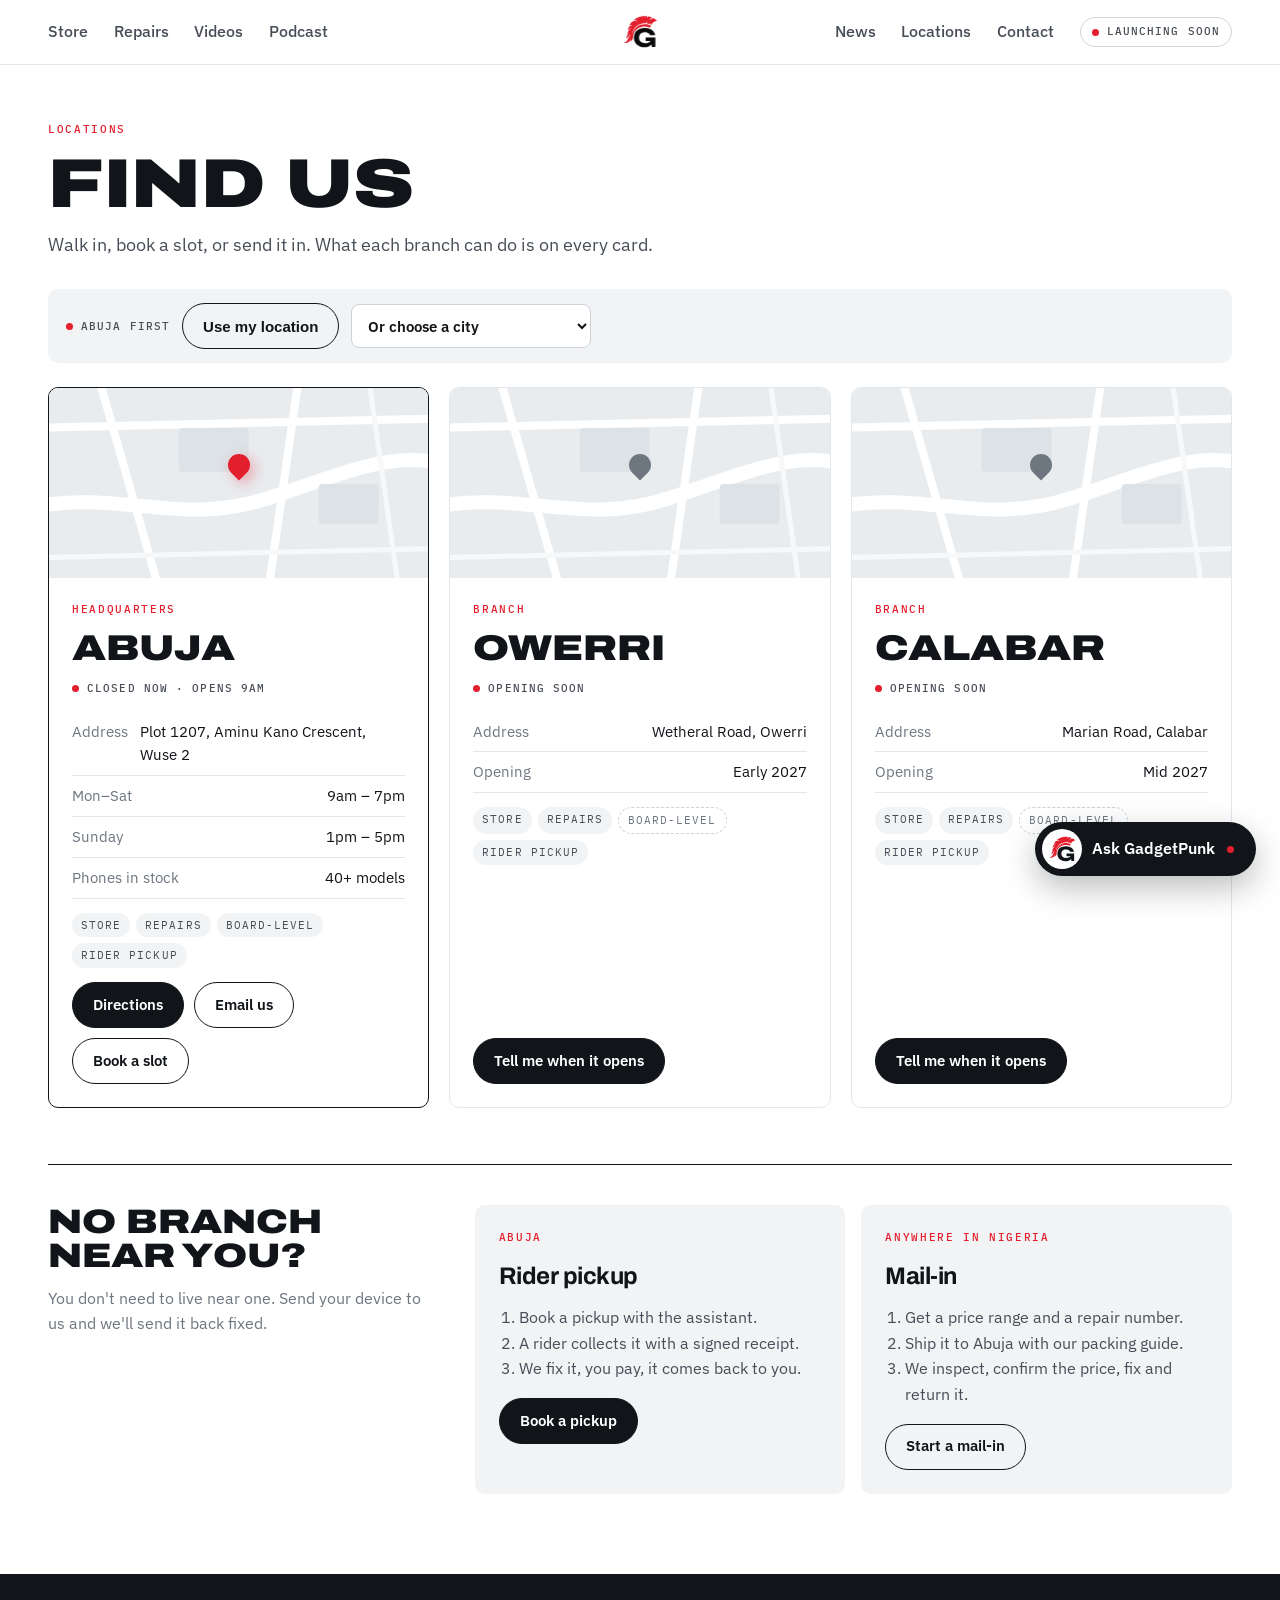
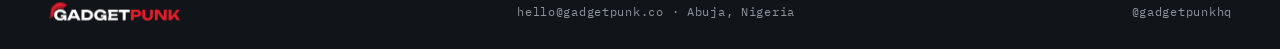
<file: locations/index.html>
<!doctype html>
<html lang="en">
<head>
<meta charset="utf-8">
<meta name="viewport" content="width=device-width, initial-scale=1, viewport-fit=cover">
<title>Find us · GadgetPunk</title>
<meta name="description" content="GadgetPunk branches in Abuja, Owerri and Calabar, plus rider pickup and mail-in repairs from anywhere in Nigeria.">
<meta property="og:type" content="website">
<meta property="og:title" content="Find us · GadgetPunk">
<meta property="og:description" content="GadgetPunk branches in Abuja, Owerri and Calabar, plus rider pickup and mail-in repairs from anywhere in Nigeria.">
<meta name="twitter:card" content="summary">
<meta name="theme-color" content="#FFFFFF">
<link rel="icon" type="image/png" sizes="64x64" href="[data-uri]">
<link rel="preconnect" href="https://fonts.googleapis.com">
<link rel="preconnect" href="https://fonts.gstatic.com" crossorigin>
<link rel="stylesheet" href="https://fonts.googleapis.com/css2?family=Archivo:wdth,wght@62..125,400..900&family=IBM+Plex+Mono:wght@400;500&family=IBM+Plex+Sans:wght@400;500;600;700&display=swap">
<link rel="stylesheet" href="/assets/gp.css">
<link rel="stylesheet" href="/assets/gp-v2.css">
</head>
<body id="top">
<svg class="sprite" aria-hidden="true" focusable="false">
  <defs>
    <path id="gp-plume" d="M-27.07 -16.47C-24.33 -16.82 -21.33 -17.78 -19.3 -18.97C-16.17 -20.8 -11.97 -25.49 -10.63 -28.62C-9.68 -30.87 -9.15 -31.4 -9.21 -30.04C-9.29 -28.35 -9.89 -26.12 -10.75 -24.3C-12.25 -21.15 -11.6 -20.81 -8.55 -23.18C-8.12 -23.51 -7.51 -23.97 -7.2 -24.21C-5.68 -25.35 -3.49 -28.26 -1.85 -31.29C-0.25 -34.25 -0.29 -34.07 -0.2 -37.64C-0.12 -40.95 0.03 -42.75 0.36 -44.46C0.5 -45.18 0.65 -46.12 0.69 -46.55C0.81 -47.63 0.92 -48.12 1.36 -49.53C2.29 -52.51 2.97 -54.48 3.35 -55.34C3.57 -55.85 3.89 -56.61 4.06 -57.02C4.39 -57.84 5.11 -59.25 5.76 -60.33C5.99 -60.72 6.3 -61.24 6.43 -61.48C8.91 -65.89 14.48 -71.57 19.79 -75.1C22.3 -76.76 25.25 -78.31 27.74 -79.24C28.01 -79.34 28.57 -79.57 28.98 -79.75C30.61 -80.46 33.06 -81.2 35.01 -81.58C35.63 -81.7 36.61 -81.9 37.19 -82.02C39.35 -82.48 40.48 -82.61 44.96 -82.92C47 -83.07 50.64 -82.9 54.19 -82.5C57.41 -82.14 62.5 -80.83 65.87 -79.49C67.93 -78.67 68 -78.65 68.55 -78.64C69.42 -78.62 69.6 -78.85 70.48 -81.04C70.74 -81.68 71.22 -82.78 71.55 -83.47C72.88 -86.31 72.83 -86.45 69.85 -87.94C64.43 -90.67 57.16 -92.57 51.15 -92.83C43.81 -93.15 37.56 -92.42 32.07 -90.59C31.6 -90.43 30.82 -90.18 30.34 -90.04C29.58 -89.8 28.01 -89.16 25.7 -88.13C24.62 -87.65 22.92 -86.7 20.12 -85.01C15.51 -82.24 10.26 -77.44 7.2 -73.18C6.87 -72.73 6.44 -72.16 6.24 -71.91C5.84 -71.43 4.67 -69.66 3.8 -68.22C2.85 -66.68 0.45 -61.5 -0.26 -59.51C-0.38 -59.16 -0.6 -58.59 -0.75 -58.23C-0.9 -57.88 -1.14 -57.19 -1.29 -56.71C-1.57 -55.78 -2.02 -54.75 -2.14 -54.75C-2.49 -54.75 -2.47 -56.5 -2.11 -57.88C-1.97 -58.43 -1.78 -59.3 -1.69 -59.81C-1.19 -62.77 1.6 -69.42 3.68 -72.63C3.99 -73.1 4.4 -73.76 4.59 -74.08C4.78 -74.41 5.14 -74.93 5.39 -75.24C5.64 -75.55 6.17 -76.23 6.58 -76.77C6.98 -77.3 7.53 -77.98 7.8 -78.27C8.07 -78.57 8.68 -79.27 9.15 -79.82C12.97 -84.27 19.33 -88.9 25.25 -91.53C26.23 -91.97 27.48 -92.52 28.02 -92.76C29.66 -93.49 32.63 -94.4 35.01 -94.92C35.54 -95.03 36.47 -95.24 37.06 -95.39C37.66 -95.53 38.46 -95.69 38.85 -95.73C39.24 -95.78 39.85 -95.87 40.21 -95.93C40.57 -95.99 41.34 -96.08 41.92 -96.14C42.51 -96.2 43.41 -96.3 43.92 -96.36C45.53 -96.55 46.83 -96.58 49.28 -96.47C53.63 -96.28 53.68 -96.3 54.34 -98.75C54.82 -100.52 55.94 -103.15 56.47 -103.76C57.11 -104.5 57.19 -104 56.77 -101.92C56.53 -100.67 56.46 -100.13 56.29 -97.93C56.14 -95.86 56.23 -95.8 60.61 -94.91C62.05 -94.62 63.36 -94.26 64.53 -93.84C67.4 -92.79 67.72 -92.9 69.31 -95.53C70.17 -96.96 70.93 -97.9 72.1 -99C73.07 -99.91 73.27 -99.84 72.76 -98.77C72.6 -98.43 71.99 -97.17 71.41 -95.96C69.46 -91.9 69.47 -91.84 72.16 -90.66C73.49 -90.08 73.91 -90.02 74.43 -90.33C74.79 -90.53 74.75 -90.48 76.72 -93.5C79.23 -97.33 83.5 -101.02 88.11 -103.34C90.33 -104.45 91.21 -104.79 94.52 -105.82C96.4 -106.41 96.77 -106.96 95.93 -107.9C95.49 -108.41 93.4 -110.16 92.54 -110.75C92.14 -111.04 91.55 -111.47 91.24 -111.71C90.93 -111.95 90.35 -112.37 89.94 -112.64C89.53 -112.9 88.82 -113.38 88.37 -113.69C85.56 -115.67 82.89 -117.05 81.86 -117.05C78.57 -117.04 73.48 -114.22 69.22 -110.04C68.19 -109.03 67.54 -108.7 67.54 -109.17C67.54 -110.7 70.89 -115.21 74.12 -118.03C75.39 -119.14 75.54 -119.33 75.49 -119.77C75.41 -120.38 74 -121.13 71.89 -121.66C71.4 -121.79 70.35 -122.11 69.56 -122.37C68.76 -122.64 67.64 -122.96 67.06 -123.09C66.49 -123.21 65.61 -123.42 65.12 -123.54C63.41 -123.97 62.88 -123.86 61.16 -122.71C59.81 -121.81 58.7 -120.67 56.97 -118.42C55.61 -116.67 55.18 -116.51 55.4 -117.84C55.63 -119.27 56.28 -120.87 57.4 -122.74C58.55 -124.67 58.32 -124.89 54.8 -125.21C49.36 -125.69 41.43 -125.41 36.91 -124.58C36.07 -124.42 35.07 -124.25 34.68 -124.2C33.7 -124.08 32.23 -123.76 30.43 -123.28C29.59 -123.06 28.54 -122.79 28.11 -122.68C26.74 -122.36 24.58 -121.68 23.56 -121.26C23.03 -121.03 22.26 -120.75 21.85 -120.62C20.61 -120.24 15.18 -117.79 14.1 -117.13C13.92 -117.01 13.16 -116.58 12.43 -116.17C8.21 -113.82 3.36 -110.34 2.81 -109.28C2.44 -108.56 2.74 -108.45 5.19 -108.39C8.2 -108.32 9.54 -108.15 11.16 -107.63C11.61 -107.49 12.22 -107.3 12.52 -107.22C14.41 -106.66 17.01 -105.21 17.01 -104.71C17.01 -104.45 16.8 -104.48 14.65 -104.97C11.8 -105.62 9.39 -105.88 7.46 -105.73C4.26 -105.49 4.13 -105.46 1.51 -104.65C-2.36 -103.43 -6.53 -100.59 -8.71 -97.66C-9.43 -96.69 -10.95 -94.45 -11.54 -93.46C-11.77 -93.09 -12.12 -92.52 -12.33 -92.19C-14.2 -89.22 -14.52 -88.51 -14.25 -87.99C-14.05 -87.6 -13.39 -87.58 -12.5 -87.95C-12.04 -88.13 -9.83 -88.77 -9.03 -88.94C-7.62 -89.25 -4.15 -89.53 -3.19 -89.41C-1.74 -89.22 -2.53 -88.76 -5.86 -87.83C-6.56 -87.64 -8.28 -86.96 -9.59 -86.37C-10.59 -85.92 -12.97 -84.36 -14.08 -83.42C-16.21 -81.63 -17.32 -80.36 -18.24 -78.67C-19.18 -76.94 -19.23 -76.8 -19.57 -75.28C-19.69 -74.74 -19.99 -73.52 -20.23 -72.56C-20.89 -70.01 -20.99 -69.05 -20.62 -68.68C-20.28 -68.34 -19.8 -68.58 -19.03 -69.49C-16.82 -72.1 -14.4 -73.77 -10.31 -75.55C-9.38 -75.96 -7.36 -76.42 -7.36 -76.22C-7.36 -76.05 -8.15 -75.44 -9.67 -74.46C-11.17 -73.49 -13.2 -71.74 -15.02 -69.87C-16.96 -67.87 -19.45 -63.61 -20.38 -60.71C-20.95 -58.94 -21.51 -56.33 -21.81 -54.07C-21.93 -53.15 -22.12 -51.93 -22.22 -51.35C-22.33 -50.78 -22.48 -49.77 -22.56 -49.11C-22.64 -48.45 -22.79 -47.65 -22.88 -47.32C-22.98 -47 -23.25 -46.09 -23.48 -45.31C-24.2 -42.87 -24.77 -41.39 -25.37 -40.46C-25.57 -40.14 -25.84 -39.69 -25.95 -39.47C-26.26 -38.85 -26.65 -38.31 -27.32 -37.57C-29.13 -35.57 -28.03 -34.83 -24.79 -35.89C-20.85 -37.18 -17.87 -40.33 -15.37 -45.84C-12.69 -51.77 -11.64 -53.69 -11.26 -53.32C-11.07 -53.12 -11.57 -51.37 -12.31 -49.6C-12.43 -49.34 -12.63 -48.65 -12.77 -48.08C-13.2 -46.35 -14.11 -43.51 -14.56 -42.52C-14.71 -42.22 -14.97 -41.6 -15.15 -41.16C-16.12 -38.8 -17.38 -36.82 -18.94 -35.22C-20.11 -34.02 -20.01 -34.21 -21.33 -30.88C-21.86 -29.56 -22.77 -27.86 -23.48 -26.87C-26.07 -23.3 -29.67 -20.55 -34.08 -18.77C-36.94 -17.61 -36.2 -16.9 -31.46 -16.27C-30.61 -16.15 -29.02 -16.23 -27.07 -16.47Z"/>
    <path id="gp-g" d="M83.8 -32.48C83.61 -27.97 82.7 -23.67 81.07 -19.57C79.44 -15.47 77.07 -11.82 73.97 -8.63C70.87 -5.44 67.01 -2.93 62.38 -1.1C57.75 0.73 52.35 1.64 46.16 1.64C40.31 1.64 34.82 0.78 29.69 -0.94C24.56 -2.66 20.06 -5.18 16.17 -8.51C12.28 -11.84 9.25 -15.93 7.06 -20.79C4.87 -25.65 3.78 -31.22 3.78 -37.5C3.78 -43.78 4.88 -49.35 7.08 -54.21C9.28 -59.07 12.36 -63.16 16.32 -66.49C20.28 -69.82 24.89 -72.34 30.14 -74.06C35.39 -75.78 41.11 -76.64 47.28 -76.64C55.55 -76.64 62.68 -75.37 68.69 -72.83C74.7 -70.29 79.54 -66.81 83.21 -62.4C86.88 -57.99 89.24 -52.9 90.28 -47.14L69.38 -47.14C68.73 -49.67 67.38 -51.85 65.35 -53.67C63.32 -55.49 60.78 -56.89 57.74 -57.87C54.7 -58.85 51.24 -59.34 47.36 -59.34C42.69 -59.34 38.66 -58.52 35.26 -56.87C31.86 -55.22 29.24 -52.79 27.39 -49.56C25.54 -46.33 24.62 -42.31 24.62 -37.5C24.62 -32.65 25.62 -28.55 27.61 -25.22C29.6 -21.89 32.44 -19.38 36.13 -17.7C39.82 -16.02 44.17 -15.18 49.2 -15.18C54.07 -15.18 58.36 -15.87 62.08 -17.25C65.8 -18.63 68.78 -20.64 71.01 -23.29C73.24 -25.94 74.54 -29.15 74.9 -32.92ZM51.2 -24.2L51.2 -38.82L90.96 -38.82L90.96 0L76.3 0L73.38 -29.66L77.32 -24.2Z"/>
    <path id="gp-l-a" d="M116.54 -14.44L116.54 -31.1L168.16 -31.1L168.16 -14.44ZM156.38 -75L190.52 0L168.38 0L139.76 -66.16L145.76 -66.16L117.14 0L95 0L129.14 -75Z"/>
    <path id="gp-l-d" d="M235 -75C243.89 -75 251.68 -73.44 258.35 -70.33C265.02 -67.22 270.22 -62.85 273.94 -57.24C277.66 -51.63 279.52 -45.05 279.52 -37.5C279.52 -29.99 277.66 -23.42 273.94 -17.79C270.22 -12.16 265.02 -7.78 258.35 -4.67C251.68 -1.56 243.89 -0 235 0L197.56 0L197.56 -75ZM218.2 -8.74L208.32 -18.44L236.56 -18.44C241.05 -18.44 244.95 -19.22 248.25 -20.79C251.55 -22.36 254.09 -24.57 255.88 -27.43C257.67 -30.29 258.56 -33.65 258.56 -37.5C258.56 -41.42 257.67 -44.79 255.88 -47.62C254.09 -50.45 251.55 -52.64 248.25 -54.21C244.95 -55.78 241.05 -56.56 236.56 -56.56L208.32 -56.56L218.2 -66.26Z"/>
    <path id="gp-l-g" d="M367 -32.48C366.81 -27.97 365.9 -23.67 364.27 -19.57C362.64 -15.47 360.27 -11.82 357.17 -8.63C354.07 -5.44 350.21 -2.93 345.58 -1.1C340.95 0.73 335.55 1.64 329.36 1.64C323.51 1.64 318.02 0.78 312.89 -0.94C307.76 -2.66 303.26 -5.18 299.37 -8.51C295.48 -11.84 292.45 -15.93 290.26 -20.79C288.07 -25.65 286.98 -31.22 286.98 -37.5C286.98 -43.78 288.08 -49.35 290.28 -54.21C292.48 -59.07 295.56 -63.16 299.52 -66.49C303.48 -69.82 308.09 -72.34 313.34 -74.06C318.59 -75.78 324.31 -76.64 330.48 -76.64C338.75 -76.64 345.88 -75.37 351.89 -72.83C357.9 -70.29 362.74 -66.81 366.41 -62.4C370.08 -57.99 372.44 -52.9 373.48 -47.14L352.58 -47.14C351.93 -49.67 350.58 -51.85 348.55 -53.67C346.52 -55.49 343.98 -56.89 340.94 -57.87C337.9 -58.85 334.44 -59.34 330.56 -59.34C325.89 -59.34 321.86 -58.52 318.46 -56.87C315.06 -55.22 312.44 -52.79 310.59 -49.56C308.74 -46.33 307.82 -42.31 307.82 -37.5C307.82 -32.65 308.82 -28.55 310.81 -25.22C312.8 -21.89 315.64 -19.38 319.33 -17.7C323.02 -16.02 327.37 -15.18 332.4 -15.18C337.27 -15.18 341.56 -15.87 345.28 -17.25C349 -18.63 351.98 -20.64 354.21 -23.29C356.44 -25.94 357.74 -29.15 358.1 -32.92ZM334.4 -24.2L334.4 -38.82L374.16 -38.82L374.16 0L359.5 0L356.58 -29.66L360.52 -24.2Z"/>
    <path id="gp-l-e" d="M450.66 -45.04L450.66 -29.96L395.8 -29.96L395.8 -45.04ZM409.9 -37.5L405.02 -7.36L396.62 -16.8L454.04 -16.8L454.04 0L384.32 0L390.02 -37.5L384.32 -75L453.54 -75L453.54 -58.2L396.62 -58.2L405.02 -67.64Z"/>
    <path id="gp-l-t" d="M488.6 -65.9L509.36 -65.9L509.36 0L488.6 0ZM460 -75L537.96 -75L537.96 -56.56L460 -56.56Z"/>
    <path id="gp-l-p" d="M588.96 -75C595.28 -75 600.71 -73.93 605.25 -71.79C609.79 -69.65 613.27 -66.64 615.68 -62.75C618.09 -58.86 619.3 -54.33 619.3 -49.14C619.3 -43.95 618.09 -39.42 615.68 -35.53C613.27 -31.64 609.79 -28.63 605.25 -26.49C600.71 -24.35 595.28 -23.28 588.96 -23.28L556.46 -23.28L556.46 -39.9L587.74 -39.9C591.07 -39.9 593.67 -40.72 595.54 -42.36C597.41 -44 598.34 -46.26 598.34 -49.14C598.34 -52.06 597.41 -54.33 595.54 -55.95C593.67 -57.57 591.07 -58.38 587.74 -58.38L558.3 -58.38L567.62 -67.98L567.62 0L546.86 0L546.86 -75Z"/>
    <path id="gp-l-u" d="M648.02 -33.52C648.02 -30.09 648.67 -27.14 649.97 -24.65C651.27 -22.16 653.19 -20.25 655.74 -18.9C658.29 -17.55 661.43 -16.88 665.18 -16.88C668.99 -16.88 672.17 -17.54 674.7 -18.87C677.23 -20.2 679.14 -22.11 680.42 -24.62C681.7 -27.13 682.34 -30.09 682.34 -33.52L682.34 -75L703.1 -75L703.1 -32.48C703.1 -25.64 701.52 -19.67 698.36 -14.56C695.2 -9.45 690.78 -5.48 685.11 -2.63C679.44 0.22 672.79 1.64 665.18 1.64C657.63 1.64 651.02 0.22 645.33 -2.63C639.64 -5.48 635.21 -9.45 632.03 -14.56C628.85 -19.67 627.26 -25.64 627.26 -32.48L627.26 -75L648.02 -75Z"/>
    <path id="gp-l-n" d="M785.56 -14.48L779.2 -13.22L779.2 -75L799.32 -75L799.32 0L773.22 0L729.86 -61.72L736.18 -62.98L736.18 0L716.06 0L716.06 -75L742.92 -75Z"/>
    <path id="gp-l-k" d="M813.26 0L813.26 -75L833.9 -75L833.9 -16.5L828.4 -20.8L870.86 -75L892.78 -75L832.02 0ZM849.14 -35.78L864.26 -48.36L893.82 0L870.26 0Z"/>
    <clipPath id="gp-out"><rect x="91.56" y="-300" width="1400" height="600"/></clipPath>
  </defs>
</svg>

<div class="sentinel" id="topSentinel" aria-hidden="true"></div>

<header class="top is-mark" id="siteTop">
  <div class="wrap top-inner">
    <nav class="nav" aria-label="Shop and watch">
      <a href="/studio/">Store</a>
      <a href="/repair/">Repairs</a>
      <a href="/#media">Videos</a>
      <a href="/#podcast">Podcast</a>
    </nav>
    <button class="menu-btn" type="button" data-menu aria-controls="menu" aria-expanded="false" aria-label="Open menu">
      <svg viewBox="0 0 24 24" fill="none" stroke="currentColor" stroke-width="1.8" stroke-linecap="round" aria-hidden="true"><path d="M4 7h16M4 12h16M4 17h16"/></svg>
    </button>
    <a class="brand" href="/" aria-label="GadgetPunk home">
      <svg class="gpl gpl-hdr gpl-slide brand-word is-anim" viewBox="-39.76 -129.44 937.58 135.08" aria-hidden="true" focusable="false"><mask id="gpm-hw" maskUnits="userSpaceOnUse" x="-300" y="-300" width="700" height="600"><path class="gpl-arc" d="M142.48 -68.4A100 100 0 1 0 -31.43 24.07" pathLength="1" fill="none" stroke="#fff" stroke-width="200"/></mask><g class="gpl-move"><g mask="url(#gpm-hw)"><use class="gpl-plume" href="#gp-plume"/></g><use class="gpl-g" href="#gp-g"/><g clip-path="url(#gp-out)"><use class="gpl-l" href="#gp-l-a" style="--o:0s;--c:0.49s"/><use class="gpl-l" href="#gp-l-d" style="--o:0.07s;--c:0.435s"/><use class="gpl-l" href="#gp-l-g" style="--o:0.14s;--c:0.38s"/><use class="gpl-l" href="#gp-l-e" style="--o:0.21s;--c:0.325s"/><use class="gpl-l" href="#gp-l-t" style="--o:0.28s;--c:0.27s"/><use class="gpl-l gpl-red" href="#gp-l-p" style="--o:0.41s;--c:0.165s"/><use class="gpl-l gpl-red" href="#gp-l-u" style="--o:0.48s;--c:0.11s"/><use class="gpl-l gpl-red" href="#gp-l-n" style="--o:0.55s;--c:0.055s"/><use class="gpl-l gpl-red" href="#gp-l-k" style="--o:0.62s;--c:0s"/></g></g></svg>
    </a>
    <nav class="nav nav-r" aria-label="News and contact">
      <a href="/news/">News</a>
      <a href="/locations/">Locations</a>
      <a href="#contact">Contact</a>
      <span class="pill"><span class="dot"></span>Launching soon</span>
    </nav>
    <span class="pill pill-mobile"><span class="dot"></span>Launching soon</span>
  </div>
</header>

<aside class="drawer" id="menu" aria-hidden="true" data-wide="(min-width: 1021px)">
  <div class="drawer-bg" data-close></div>
  <div class="drawer-panel" role="dialog" aria-modal="true" aria-label="Menu">
    <div class="drawer-top">
      <button class="close-btn" id="menuClose" type="button" aria-label="Close menu">
        <svg viewBox="0 0 24 24" fill="none" stroke="currentColor" stroke-width="1.8" stroke-linecap="round" aria-hidden="true"><path d="M6 6l12 12M18 6L6 18"/></svg>
      </button>
      <svg class="gpl gpl-once logo" viewBox="-39.76 -129.44 937.58 135.08" aria-hidden="true" focusable="false"><mask id="gpm-dr" maskUnits="userSpaceOnUse" x="-300" y="-300" width="700" height="600"><path class="gpl-arc" d="M142.48 -68.4A100 100 0 1 0 -31.43 24.07" pathLength="1" fill="none" stroke="#fff" stroke-width="200"/></mask><g class="gpl-move"><g mask="url(#gpm-dr)"><use class="gpl-plume" href="#gp-plume"/></g><use class="gpl-g" href="#gp-g"/><g clip-path="url(#gp-out)"><use class="gpl-l" href="#gp-l-a" style="--o:0s"/><use class="gpl-l" href="#gp-l-d" style="--o:0.07s"/><use class="gpl-l" href="#gp-l-g" style="--o:0.14s"/><use class="gpl-l" href="#gp-l-e" style="--o:0.21s"/><use class="gpl-l" href="#gp-l-t" style="--o:0.28s"/><use class="gpl-l gpl-red" href="#gp-l-p" style="--o:0.41s"/><use class="gpl-l gpl-red" href="#gp-l-u" style="--o:0.48s"/><use class="gpl-l gpl-red" href="#gp-l-n" style="--o:0.55s"/><use class="gpl-l gpl-red" href="#gp-l-k" style="--o:0.62s"/></g></g></svg>
    </div>
    <nav class="drawer-nav" aria-label="Sections">
      <a href="/studio/">Store</a>
      <a href="/repair/">Repairs</a>
      <a href="/#media">Videos</a>
      <a href="/#podcast">Podcast</a>
      <a href="/news/">News</a>
      <a href="/locations/">Locations</a>
      <a href="#contact">Contact</a>
    </nav>
    <div class="drawer-socials">
      <a href="https://www.youtube.com/@gadgetpunkhq" target="_blank" rel="noopener">YouTube</a>
      <a href="https://www.instagram.com/gadgetpunkhq" target="_blank" rel="noopener">Instagram</a>
      <a href="https://www.tiktok.com/@gadgetpunkhq" target="_blank" rel="noopener">TikTok</a>
      <a href="https://x.com/gadgetpunkhq" target="_blank" rel="noopener">X</a>
    </div>
  </div>
</aside>

<main class="wrap">
  <div class="page-head">
    <p class="label">Locations</p>
    <h1 class="wide page-title">Find us</h1>
    <p class="page-lede">Walk in, book a slot, or send it in. What each branch can do is on every card.</p>
  </div>

  <div class="locbar">
    <p class="status" id="locStatus"><span class="dot"></span>Abuja first</p>
    <button type="button" class="btn ghost" id="geo">Use my location</button>
    <label class="sprite" for="city">Or choose a city</label>
    <select class="select" id="city"><option value="">Or choose a city</option><option value="Abuja">Abuja</option><option value="Owerri">Owerri</option><option value="Calabar">Calabar</option><option value="Lagos">Lagos</option><option value="Port Harcourt">Port Harcourt</option><option value="Enugu">Enugu</option><option value="Kano">Kano</option></select>
  </div>

  <div class="bgrid" id="bgrid">
    <article class="bc hq" data-lat="9.0765" data-lng="7.3986">
      <div class="map"><svg viewBox="0 0 400 190" preserveAspectRatio="xMidYMid slice" aria-hidden="true"><path d="M-10 120C80 100 140 140 230 110S360 60 420 80" stroke="#FFFFFF" stroke-width="14" fill="none"/><path d="M60 -10L120 200M260 -10L230 200M-10 40L420 30" stroke="#FFFFFF" stroke-width="8" fill="none"/><path d="M330 -10L360 200M-10 170L420 160" stroke="#F7F8F9" stroke-width="5" fill="none"/><rect x="140" y="40" width="70" height="44" rx="4" fill="#DDE2E6"/><rect x="280" y="96" width="60" height="40" rx="4" fill="#DDE2E6"/></svg><span class="pin"></span><span class="chip dist" style="cursor:default" hidden></span></div>
      <div class="bc-b">
        <p class="label">Headquarters</p>
        <h2 class="wide bc-city">Abuja</h2>
        <p class="status st-open" data-hours="1"><span class="dot"></span>Open today · 9am – 7pm</p>
        <div class="rows"><div><span>Address</span><span>Plot 1207, Aminu Kano Crescent, Wuse 2</span></div><div><span>Mon–Sat</span><span>9am – 7pm</span></div><div><span>Sunday</span><span>1pm – 5pm</span></div><div><span>Phones in stock</span><span>40+ models</span></div></div>
        <div class="svc"><span class="">Store</span><span class="">Repairs</span><span class="">Board-level</span><span class="">Rider pickup</span></div>
        <div class="btn-row"><a class="btn" href="https://www.google.com/maps/search/?api=1&query=Plot+1207%2C+Aminu+Kano+Crescent%2C+Wuse+2%2C+Abuja%2C+Nigeria" target="_blank" rel="noopener">Directions</a><a class="btn ghost" href="mailto:hello@gadgetpunk.co?subject=Abuja%20branch">Email us</a><a class="btn ghost" href="/repair/">Book a slot</a></div>
      </div>
    </article><article class="bc" data-lat="5.4836" data-lng="7.0333">
      <div class="map"><svg viewBox="0 0 400 190" preserveAspectRatio="xMidYMid slice" aria-hidden="true"><path d="M-10 120C80 100 140 140 230 110S360 60 420 80" stroke="#FFFFFF" stroke-width="14" fill="none"/><path d="M60 -10L120 200M260 -10L230 200M-10 40L420 30" stroke="#FFFFFF" stroke-width="8" fill="none"/><path d="M330 -10L360 200M-10 170L420 160" stroke="#F7F8F9" stroke-width="5" fill="none"/><rect x="140" y="40" width="70" height="44" rx="4" fill="#DDE2E6"/><rect x="280" y="96" width="60" height="40" rx="4" fill="#DDE2E6"/></svg><span class="pin off"></span><span class="chip dist" style="cursor:default" hidden></span></div>
      <div class="bc-b">
        <p class="label">Branch</p>
        <h2 class="wide bc-city">Owerri</h2>
        <p class="status"><span class="dot"></span>Opening soon</p>
        <div class="rows"><div><span>Address</span><span>Wetheral Road, Owerri</span></div><div><span>Opening</span><span>Early 2027</span></div></div>
        <div class="svc"><span class="">Store</span><span class="">Repairs</span><span class="no">Board-level</span><span class="">Rider pickup</span></div>
        <div class="btn-row"><a class="btn" href="mailto:hello@gadgetpunk.co?subject=Owerri%20branch%3A%20tell%20me%20when%20it%20opens">Tell me when it opens</a></div>
      </div>
    </article><article class="bc" data-lat="4.9757" data-lng="8.3417">
      <div class="map"><svg viewBox="0 0 400 190" preserveAspectRatio="xMidYMid slice" aria-hidden="true"><path d="M-10 120C80 100 140 140 230 110S360 60 420 80" stroke="#FFFFFF" stroke-width="14" fill="none"/><path d="M60 -10L120 200M260 -10L230 200M-10 40L420 30" stroke="#FFFFFF" stroke-width="8" fill="none"/><path d="M330 -10L360 200M-10 170L420 160" stroke="#F7F8F9" stroke-width="5" fill="none"/><rect x="140" y="40" width="70" height="44" rx="4" fill="#DDE2E6"/><rect x="280" y="96" width="60" height="40" rx="4" fill="#DDE2E6"/></svg><span class="pin off"></span><span class="chip dist" style="cursor:default" hidden></span></div>
      <div class="bc-b">
        <p class="label">Branch</p>
        <h2 class="wide bc-city">Calabar</h2>
        <p class="status"><span class="dot"></span>Opening soon</p>
        <div class="rows"><div><span>Address</span><span>Marian Road, Calabar</span></div><div><span>Opening</span><span>Mid 2027</span></div></div>
        <div class="svc"><span class="">Store</span><span class="">Repairs</span><span class="no">Board-level</span><span class="">Rider pickup</span></div>
        <div class="btn-row"><a class="btn" href="mailto:hello@gadgetpunk.co?subject=Calabar%20branch%3A%20tell%20me%20when%20it%20opens">Tell me when it opens</a></div>
      </div>
    </article>
  </div>

  <section class="away" aria-labelledby="away-h">
    <div class="workshop-copy">
      <h2 class="wide workshop-title" id="away-h">No branch near you?</h2>
      <p>You don't need to live near one. Send your device to us and we'll send it back fixed.</p>
    </div>
    <div class="ways">
      <div class="way"><p class="label">Abuja</p><h3>Rider pickup</h3><ol><li>Book a pickup with the assistant.</li><li>A rider collects it with a signed receipt.</li><li>We fix it, you pay, it comes back to you.</li></ol><div class="btn-row" style="margin-top:6px"><a class="btn" href="/repair/">Book a pickup</a></div></div>
      <div class="way"><p class="label">Anywhere in Nigeria</p><h3>Mail-in</h3><ol><li>Get a price range and a repair number.</li><li>Ship it to Abuja with our packing guide.</li><li>We inspect, confirm the price, fix and return it.</li></ol><div class="btn-row" style="margin-top:6px"><a class="btn ghost" href="/repair/">Start a mail-in</a></div></div>
    </div>
  </section>
</main>

<footer class="foot wrap" id="contact">
  <svg class="gpl gpl-once" viewBox="-39.76 -129.44 937.58 135.08" role="img" aria-label="GadgetPunk"><mask id="gpm-ft" maskUnits="userSpaceOnUse" x="-300" y="-300" width="700" height="600"><path class="gpl-arc" d="M142.48 -68.4A100 100 0 1 0 -31.43 24.07" pathLength="1" fill="none" stroke="#fff" stroke-width="200"/></mask><g class="gpl-move"><g mask="url(#gpm-ft)"><use class="gpl-plume" href="#gp-plume"/></g><use class="gpl-g" href="#gp-g"/><g clip-path="url(#gp-out)"><use class="gpl-l" href="#gp-l-a" style="--o:0s"/><use class="gpl-l" href="#gp-l-d" style="--o:0.07s"/><use class="gpl-l" href="#gp-l-g" style="--o:0.14s"/><use class="gpl-l" href="#gp-l-e" style="--o:0.21s"/><use class="gpl-l" href="#gp-l-t" style="--o:0.28s"/><use class="gpl-l gpl-red" href="#gp-l-p" style="--o:0.41s"/><use class="gpl-l gpl-red" href="#gp-l-u" style="--o:0.48s"/><use class="gpl-l gpl-red" href="#gp-l-n" style="--o:0.55s"/><use class="gpl-l gpl-red" href="#gp-l-k" style="--o:0.62s"/></g></g></svg>
  <span><a href="mailto:hello@gadgetpunk.co">hello@gadgetpunk.co</a> · Abuja, Nigeria</span>
  <span>@gadgetpunkhq</span>
</footer>

<a class="fab" href="/repair/" aria-label="Ask the GadgetPunk assistant"><span class="fab-ic"><svg viewBox="-39.76 -129.44 135.08 135.08" aria-hidden="true" focusable="false"><use href="#gp-plume" style="fill:#E31E2D"/><use href="#gp-g" style="fill:#111418"/></svg></span><span class="lbl">Ask GadgetPunk</span><span class="dot"></span></a>
<script src="/assets/gp.js"></script>
<script>

(function () {
  "use strict";
  var CITIES = { "Abuja": [9.0765, 7.3986], "Owerri": [5.4836, 7.0333], "Calabar": [4.9757, 8.3417], "Lagos": [6.5244, 3.3792],
    "Port Harcourt": [4.8156, 7.0498], "Enugu": [6.4584, 7.5464], "Kano": [12.0022, 8.592] };
  var grid = document.getElementById("bgrid"), st = document.getElementById("locStatus");
  function km(a, b) {
    var r = Math.PI / 180, dLa = (b[0] - a[0]) * r, dLo = (b[1] - a[1]) * r;
    var h = Math.sin(dLa / 2) * Math.sin(dLa / 2) + Math.cos(a[0] * r) * Math.cos(b[0] * r) * Math.sin(dLo / 2) * Math.sin(dLo / 2);
    return 6371 * 2 * Math.atan2(Math.sqrt(h), Math.sqrt(1 - h));
  }
  function sortFrom(p, label) {
    var cards = [].slice.call(grid.children);
    cards.forEach(function (c) {
      var d = km(p, [parseFloat(c.getAttribute("data-lat")), parseFloat(c.getAttribute("data-lng"))]);
      c.setAttribute("data-d", d);
      var chip = c.querySelector(".dist"); chip.hidden = false;
      chip.textContent = d < 15 ? "Near you" : Math.round(d) + " km away";
    });
    cards.sort(function (a, b) { return a.getAttribute("data-d") - b.getAttribute("data-d"); }).forEach(function (c) { grid.appendChild(c); });
    st.innerHTML = '<span class="dot"></span>Nearest to ' + label;
  }
  document.getElementById("city").addEventListener("change", function (e) {
    var v = e.target.value; if (CITIES[v]) sortFrom(CITIES[v], v);
  });
  document.getElementById("geo").addEventListener("click", function () {
    if (!navigator.geolocation) { st.innerHTML = '<span class="dot"></span>Location isn\'t available. Pick a city instead.'; return; }
    st.innerHTML = '<span class="dot"></span>Finding you…';
    navigator.geolocation.getCurrentPosition(function (pos) { sortFrom([pos.coords.latitude, pos.coords.longitude], "you"); },
      function () { st.innerHTML = '<span class="dot"></span>Couldn\'t get your location. Pick a city instead.'; }, { timeout: 8000 });
  });
  var h = document.querySelector("[data-hours]");
  if (h) {
    var now = new Date(new Date().toLocaleString("en-US", { timeZone: "Africa/Lagos" })), day = now.getDay(), hr = now.getHours() + now.getMinutes() / 60;
    var open = day === 0 ? (hr >= 13 && hr < 17) : (hr >= 9 && hr < 19);
    var shut = day === 0 ? "5pm" : "7pm";
    h.className = "status" + (open ? " st-open" : "");
    h.innerHTML = '<span class="dot"></span>' + (open ? "Open now · closes " + shut : "Closed now · opens " + ((day === 6 && hr >= 19) ? "1pm Sunday" : (day === 0 && hr < 13) ? "1pm" : "9am"));
  }
})();

</script>
</body>
</html>
</file>
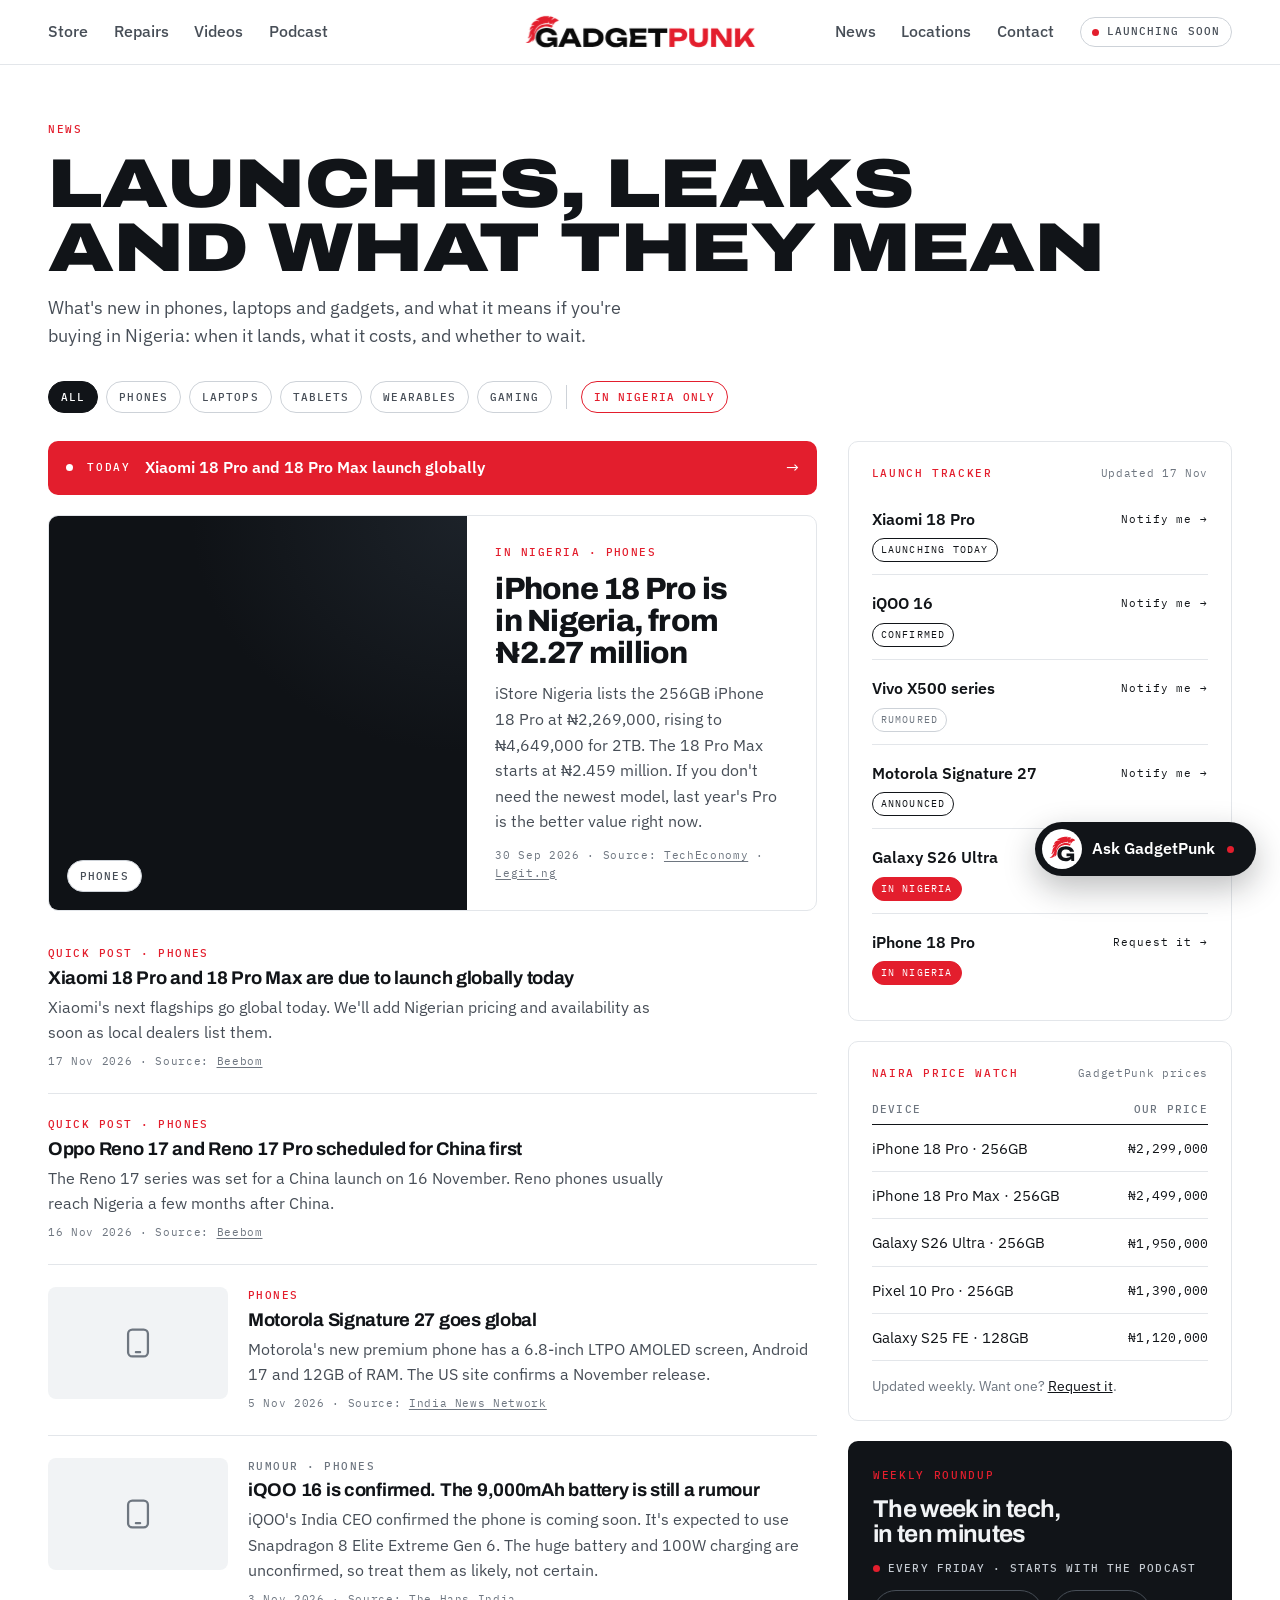
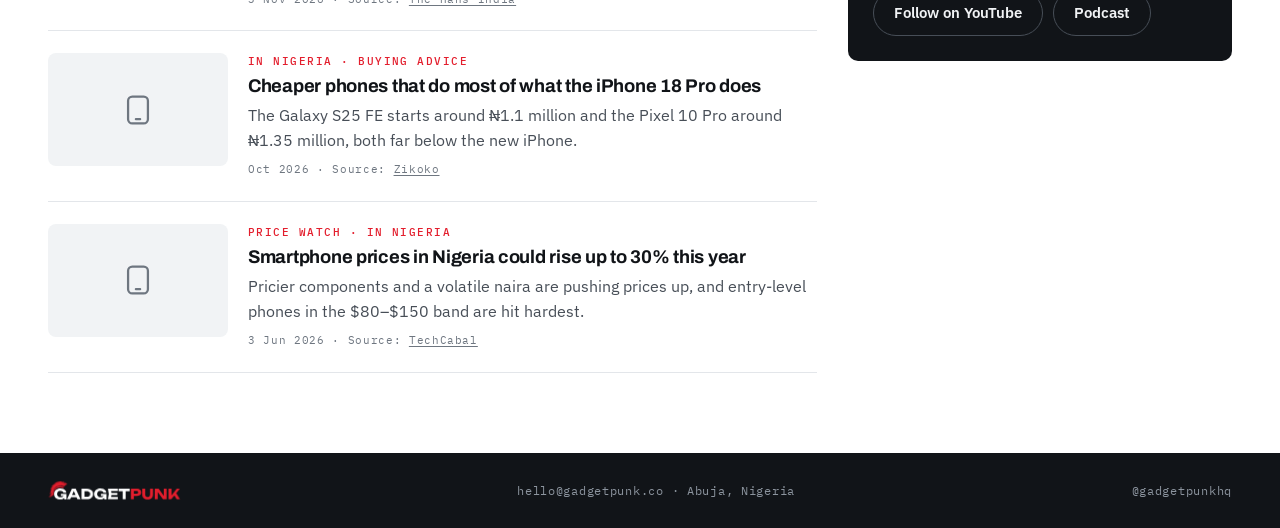
<file: news/index.html>
<!doctype html>
<html lang="en">
<head>
<meta charset="utf-8">
<meta name="viewport" content="width=device-width, initial-scale=1, viewport-fit=cover">
<title>News · GadgetPunk</title>
<meta name="description" content="Launches, leaks and prices: what's new in phones and gadgets, and what it means if you're buying in Nigeria.">
<meta property="og:type" content="website">
<meta property="og:title" content="News · GadgetPunk">
<meta property="og:description" content="Launches, leaks and prices: what's new in phones and gadgets, and what it means if you're buying in Nigeria.">
<meta name="twitter:card" content="summary">
<meta name="theme-color" content="#FFFFFF">
<link rel="icon" type="image/png" sizes="64x64" href="[data-uri]">
<link rel="preconnect" href="https://fonts.googleapis.com">
<link rel="preconnect" href="https://fonts.gstatic.com" crossorigin>
<link rel="stylesheet" href="https://fonts.googleapis.com/css2?family=Archivo:wdth,wght@62..125,400..900&family=IBM+Plex+Mono:wght@400;500&family=IBM+Plex+Sans:wght@400;500;600;700&display=swap">
<link rel="stylesheet" href="/assets/gp.css">
<link rel="stylesheet" href="/assets/gp-v2.css">
</head>
<body id="top">
<svg class="sprite" aria-hidden="true" focusable="false">
  <defs>
    <path id="gp-plume" d="M-27.07 -16.47C-24.33 -16.82 -21.33 -17.78 -19.3 -18.97C-16.17 -20.8 -11.97 -25.49 -10.63 -28.62C-9.68 -30.87 -9.15 -31.4 -9.21 -30.04C-9.29 -28.35 -9.89 -26.12 -10.75 -24.3C-12.25 -21.15 -11.6 -20.81 -8.55 -23.18C-8.12 -23.51 -7.51 -23.97 -7.2 -24.21C-5.68 -25.35 -3.49 -28.26 -1.85 -31.29C-0.25 -34.25 -0.29 -34.07 -0.2 -37.64C-0.12 -40.95 0.03 -42.75 0.36 -44.46C0.5 -45.18 0.65 -46.12 0.69 -46.55C0.81 -47.63 0.92 -48.12 1.36 -49.53C2.29 -52.51 2.97 -54.48 3.35 -55.34C3.57 -55.85 3.89 -56.61 4.06 -57.02C4.39 -57.84 5.11 -59.25 5.76 -60.33C5.99 -60.72 6.3 -61.24 6.43 -61.48C8.91 -65.89 14.48 -71.57 19.79 -75.1C22.3 -76.76 25.25 -78.31 27.74 -79.24C28.01 -79.34 28.57 -79.57 28.98 -79.75C30.61 -80.46 33.06 -81.2 35.01 -81.58C35.63 -81.7 36.61 -81.9 37.19 -82.02C39.35 -82.48 40.48 -82.61 44.96 -82.92C47 -83.07 50.64 -82.9 54.19 -82.5C57.41 -82.14 62.5 -80.83 65.87 -79.49C67.93 -78.67 68 -78.65 68.55 -78.64C69.42 -78.62 69.6 -78.85 70.48 -81.04C70.74 -81.68 71.22 -82.78 71.55 -83.47C72.88 -86.31 72.83 -86.45 69.85 -87.94C64.43 -90.67 57.16 -92.57 51.15 -92.83C43.81 -93.15 37.56 -92.42 32.07 -90.59C31.6 -90.43 30.82 -90.18 30.34 -90.04C29.58 -89.8 28.01 -89.16 25.7 -88.13C24.62 -87.65 22.92 -86.7 20.12 -85.01C15.51 -82.24 10.26 -77.44 7.2 -73.18C6.87 -72.73 6.44 -72.16 6.24 -71.91C5.84 -71.43 4.67 -69.66 3.8 -68.22C2.85 -66.68 0.45 -61.5 -0.26 -59.51C-0.38 -59.16 -0.6 -58.59 -0.75 -58.23C-0.9 -57.88 -1.14 -57.19 -1.29 -56.71C-1.57 -55.78 -2.02 -54.75 -2.14 -54.75C-2.49 -54.75 -2.47 -56.5 -2.11 -57.88C-1.97 -58.43 -1.78 -59.3 -1.69 -59.81C-1.19 -62.77 1.6 -69.42 3.68 -72.63C3.99 -73.1 4.4 -73.76 4.59 -74.08C4.78 -74.41 5.14 -74.93 5.39 -75.24C5.64 -75.55 6.17 -76.23 6.58 -76.77C6.98 -77.3 7.53 -77.98 7.8 -78.27C8.07 -78.57 8.68 -79.27 9.15 -79.82C12.97 -84.27 19.33 -88.9 25.25 -91.53C26.23 -91.97 27.48 -92.52 28.02 -92.76C29.66 -93.49 32.63 -94.4 35.01 -94.92C35.54 -95.03 36.47 -95.24 37.06 -95.39C37.66 -95.53 38.46 -95.69 38.85 -95.73C39.24 -95.78 39.85 -95.87 40.21 -95.93C40.57 -95.99 41.34 -96.08 41.92 -96.14C42.51 -96.2 43.41 -96.3 43.92 -96.36C45.53 -96.55 46.83 -96.58 49.28 -96.47C53.63 -96.28 53.68 -96.3 54.34 -98.75C54.82 -100.52 55.94 -103.15 56.47 -103.76C57.11 -104.5 57.19 -104 56.77 -101.92C56.53 -100.67 56.46 -100.13 56.29 -97.93C56.14 -95.86 56.23 -95.8 60.61 -94.91C62.05 -94.62 63.36 -94.26 64.53 -93.84C67.4 -92.79 67.72 -92.9 69.31 -95.53C70.17 -96.96 70.93 -97.9 72.1 -99C73.07 -99.91 73.27 -99.84 72.76 -98.77C72.6 -98.43 71.99 -97.17 71.41 -95.96C69.46 -91.9 69.47 -91.84 72.16 -90.66C73.49 -90.08 73.91 -90.02 74.43 -90.33C74.79 -90.53 74.75 -90.48 76.72 -93.5C79.23 -97.33 83.5 -101.02 88.11 -103.34C90.33 -104.45 91.21 -104.79 94.52 -105.82C96.4 -106.41 96.77 -106.96 95.93 -107.9C95.49 -108.41 93.4 -110.16 92.54 -110.75C92.14 -111.04 91.55 -111.47 91.24 -111.71C90.93 -111.95 90.35 -112.37 89.94 -112.64C89.53 -112.9 88.82 -113.38 88.37 -113.69C85.56 -115.67 82.89 -117.05 81.86 -117.05C78.57 -117.04 73.48 -114.22 69.22 -110.04C68.19 -109.03 67.54 -108.7 67.54 -109.17C67.54 -110.7 70.89 -115.21 74.12 -118.03C75.39 -119.14 75.54 -119.33 75.49 -119.77C75.41 -120.38 74 -121.13 71.89 -121.66C71.4 -121.79 70.35 -122.11 69.56 -122.37C68.76 -122.64 67.64 -122.96 67.06 -123.09C66.49 -123.21 65.61 -123.42 65.12 -123.54C63.41 -123.97 62.88 -123.86 61.16 -122.71C59.81 -121.81 58.7 -120.67 56.97 -118.42C55.61 -116.67 55.18 -116.51 55.4 -117.84C55.63 -119.27 56.28 -120.87 57.4 -122.74C58.55 -124.67 58.32 -124.89 54.8 -125.21C49.36 -125.69 41.43 -125.41 36.91 -124.58C36.07 -124.42 35.07 -124.25 34.68 -124.2C33.7 -124.08 32.23 -123.76 30.43 -123.28C29.59 -123.06 28.54 -122.79 28.11 -122.68C26.74 -122.36 24.58 -121.68 23.56 -121.26C23.03 -121.03 22.26 -120.75 21.85 -120.62C20.61 -120.24 15.18 -117.79 14.1 -117.13C13.92 -117.01 13.16 -116.58 12.43 -116.17C8.21 -113.82 3.36 -110.34 2.81 -109.28C2.44 -108.56 2.74 -108.45 5.19 -108.39C8.2 -108.32 9.54 -108.15 11.16 -107.63C11.61 -107.49 12.22 -107.3 12.52 -107.22C14.41 -106.66 17.01 -105.21 17.01 -104.71C17.01 -104.45 16.8 -104.48 14.65 -104.97C11.8 -105.62 9.39 -105.88 7.46 -105.73C4.26 -105.49 4.13 -105.46 1.51 -104.65C-2.36 -103.43 -6.53 -100.59 -8.71 -97.66C-9.43 -96.69 -10.95 -94.45 -11.54 -93.46C-11.77 -93.09 -12.12 -92.52 -12.33 -92.19C-14.2 -89.22 -14.52 -88.51 -14.25 -87.99C-14.05 -87.6 -13.39 -87.58 -12.5 -87.95C-12.04 -88.13 -9.83 -88.77 -9.03 -88.94C-7.62 -89.25 -4.15 -89.53 -3.19 -89.41C-1.74 -89.22 -2.53 -88.76 -5.86 -87.83C-6.56 -87.64 -8.28 -86.96 -9.59 -86.37C-10.59 -85.92 -12.97 -84.36 -14.08 -83.42C-16.21 -81.63 -17.32 -80.36 -18.24 -78.67C-19.18 -76.94 -19.23 -76.8 -19.57 -75.28C-19.69 -74.74 -19.99 -73.52 -20.23 -72.56C-20.89 -70.01 -20.99 -69.05 -20.62 -68.68C-20.28 -68.34 -19.8 -68.58 -19.03 -69.49C-16.82 -72.1 -14.4 -73.77 -10.31 -75.55C-9.38 -75.96 -7.36 -76.42 -7.36 -76.22C-7.36 -76.05 -8.15 -75.44 -9.67 -74.46C-11.17 -73.49 -13.2 -71.74 -15.02 -69.87C-16.96 -67.87 -19.45 -63.61 -20.38 -60.71C-20.95 -58.94 -21.51 -56.33 -21.81 -54.07C-21.93 -53.15 -22.12 -51.93 -22.22 -51.35C-22.33 -50.78 -22.48 -49.77 -22.56 -49.11C-22.64 -48.45 -22.79 -47.65 -22.88 -47.32C-22.98 -47 -23.25 -46.09 -23.48 -45.31C-24.2 -42.87 -24.77 -41.39 -25.37 -40.46C-25.57 -40.14 -25.84 -39.69 -25.95 -39.47C-26.26 -38.85 -26.65 -38.31 -27.32 -37.57C-29.13 -35.57 -28.03 -34.83 -24.79 -35.89C-20.85 -37.18 -17.87 -40.33 -15.37 -45.84C-12.69 -51.77 -11.64 -53.69 -11.26 -53.32C-11.07 -53.12 -11.57 -51.37 -12.31 -49.6C-12.43 -49.34 -12.63 -48.65 -12.77 -48.08C-13.2 -46.35 -14.11 -43.51 -14.56 -42.52C-14.71 -42.22 -14.97 -41.6 -15.15 -41.16C-16.12 -38.8 -17.38 -36.82 -18.94 -35.22C-20.11 -34.02 -20.01 -34.21 -21.33 -30.88C-21.86 -29.56 -22.77 -27.86 -23.48 -26.87C-26.07 -23.3 -29.67 -20.55 -34.08 -18.77C-36.94 -17.61 -36.2 -16.9 -31.46 -16.27C-30.61 -16.15 -29.02 -16.23 -27.07 -16.47Z"/>
    <path id="gp-g" d="M83.8 -32.48C83.61 -27.97 82.7 -23.67 81.07 -19.57C79.44 -15.47 77.07 -11.82 73.97 -8.63C70.87 -5.44 67.01 -2.93 62.38 -1.1C57.75 0.73 52.35 1.64 46.16 1.64C40.31 1.64 34.82 0.78 29.69 -0.94C24.56 -2.66 20.06 -5.18 16.17 -8.51C12.28 -11.84 9.25 -15.93 7.06 -20.79C4.87 -25.65 3.78 -31.22 3.78 -37.5C3.78 -43.78 4.88 -49.35 7.08 -54.21C9.28 -59.07 12.36 -63.16 16.32 -66.49C20.28 -69.82 24.89 -72.34 30.14 -74.06C35.39 -75.78 41.11 -76.64 47.28 -76.64C55.55 -76.64 62.68 -75.37 68.69 -72.83C74.7 -70.29 79.54 -66.81 83.21 -62.4C86.88 -57.99 89.24 -52.9 90.28 -47.14L69.38 -47.14C68.73 -49.67 67.38 -51.85 65.35 -53.67C63.32 -55.49 60.78 -56.89 57.74 -57.87C54.7 -58.85 51.24 -59.34 47.36 -59.34C42.69 -59.34 38.66 -58.52 35.26 -56.87C31.86 -55.22 29.24 -52.79 27.39 -49.56C25.54 -46.33 24.62 -42.31 24.62 -37.5C24.62 -32.65 25.62 -28.55 27.61 -25.22C29.6 -21.89 32.44 -19.38 36.13 -17.7C39.82 -16.02 44.17 -15.18 49.2 -15.18C54.07 -15.18 58.36 -15.87 62.08 -17.25C65.8 -18.63 68.78 -20.64 71.01 -23.29C73.24 -25.94 74.54 -29.15 74.9 -32.92ZM51.2 -24.2L51.2 -38.82L90.96 -38.82L90.96 0L76.3 0L73.38 -29.66L77.32 -24.2Z"/>
    <path id="gp-l-a" d="M116.54 -14.44L116.54 -31.1L168.16 -31.1L168.16 -14.44ZM156.38 -75L190.52 0L168.38 0L139.76 -66.16L145.76 -66.16L117.14 0L95 0L129.14 -75Z"/>
    <path id="gp-l-d" d="M235 -75C243.89 -75 251.68 -73.44 258.35 -70.33C265.02 -67.22 270.22 -62.85 273.94 -57.24C277.66 -51.63 279.52 -45.05 279.52 -37.5C279.52 -29.99 277.66 -23.42 273.94 -17.79C270.22 -12.16 265.02 -7.78 258.35 -4.67C251.68 -1.56 243.89 -0 235 0L197.56 0L197.56 -75ZM218.2 -8.74L208.32 -18.44L236.56 -18.44C241.05 -18.44 244.95 -19.22 248.25 -20.79C251.55 -22.36 254.09 -24.57 255.88 -27.43C257.67 -30.29 258.56 -33.65 258.56 -37.5C258.56 -41.42 257.67 -44.79 255.88 -47.62C254.09 -50.45 251.55 -52.64 248.25 -54.21C244.95 -55.78 241.05 -56.56 236.56 -56.56L208.32 -56.56L218.2 -66.26Z"/>
    <path id="gp-l-g" d="M367 -32.48C366.81 -27.97 365.9 -23.67 364.27 -19.57C362.64 -15.47 360.27 -11.82 357.17 -8.63C354.07 -5.44 350.21 -2.93 345.58 -1.1C340.95 0.73 335.55 1.64 329.36 1.64C323.51 1.64 318.02 0.78 312.89 -0.94C307.76 -2.66 303.26 -5.18 299.37 -8.51C295.48 -11.84 292.45 -15.93 290.26 -20.79C288.07 -25.65 286.98 -31.22 286.98 -37.5C286.98 -43.78 288.08 -49.35 290.28 -54.21C292.48 -59.07 295.56 -63.16 299.52 -66.49C303.48 -69.82 308.09 -72.34 313.34 -74.06C318.59 -75.78 324.31 -76.64 330.48 -76.64C338.75 -76.64 345.88 -75.37 351.89 -72.83C357.9 -70.29 362.74 -66.81 366.41 -62.4C370.08 -57.99 372.44 -52.9 373.48 -47.14L352.58 -47.14C351.93 -49.67 350.58 -51.85 348.55 -53.67C346.52 -55.49 343.98 -56.89 340.94 -57.87C337.9 -58.85 334.44 -59.34 330.56 -59.34C325.89 -59.34 321.86 -58.52 318.46 -56.87C315.06 -55.22 312.44 -52.79 310.59 -49.56C308.74 -46.33 307.82 -42.31 307.82 -37.5C307.82 -32.65 308.82 -28.55 310.81 -25.22C312.8 -21.89 315.64 -19.38 319.33 -17.7C323.02 -16.02 327.37 -15.18 332.4 -15.18C337.27 -15.18 341.56 -15.87 345.28 -17.25C349 -18.63 351.98 -20.64 354.21 -23.29C356.44 -25.94 357.74 -29.15 358.1 -32.92ZM334.4 -24.2L334.4 -38.82L374.16 -38.82L374.16 0L359.5 0L356.58 -29.66L360.52 -24.2Z"/>
    <path id="gp-l-e" d="M450.66 -45.04L450.66 -29.96L395.8 -29.96L395.8 -45.04ZM409.9 -37.5L405.02 -7.36L396.62 -16.8L454.04 -16.8L454.04 0L384.32 0L390.02 -37.5L384.32 -75L453.54 -75L453.54 -58.2L396.62 -58.2L405.02 -67.64Z"/>
    <path id="gp-l-t" d="M488.6 -65.9L509.36 -65.9L509.36 0L488.6 0ZM460 -75L537.96 -75L537.96 -56.56L460 -56.56Z"/>
    <path id="gp-l-p" d="M588.96 -75C595.28 -75 600.71 -73.93 605.25 -71.79C609.79 -69.65 613.27 -66.64 615.68 -62.75C618.09 -58.86 619.3 -54.33 619.3 -49.14C619.3 -43.95 618.09 -39.42 615.68 -35.53C613.27 -31.64 609.79 -28.63 605.25 -26.49C600.71 -24.35 595.28 -23.28 588.96 -23.28L556.46 -23.28L556.46 -39.9L587.74 -39.9C591.07 -39.9 593.67 -40.72 595.54 -42.36C597.41 -44 598.34 -46.26 598.34 -49.14C598.34 -52.06 597.41 -54.33 595.54 -55.95C593.67 -57.57 591.07 -58.38 587.74 -58.38L558.3 -58.38L567.62 -67.98L567.62 0L546.86 0L546.86 -75Z"/>
    <path id="gp-l-u" d="M648.02 -33.52C648.02 -30.09 648.67 -27.14 649.97 -24.65C651.27 -22.16 653.19 -20.25 655.74 -18.9C658.29 -17.55 661.43 -16.88 665.18 -16.88C668.99 -16.88 672.17 -17.54 674.7 -18.87C677.23 -20.2 679.14 -22.11 680.42 -24.62C681.7 -27.13 682.34 -30.09 682.34 -33.52L682.34 -75L703.1 -75L703.1 -32.48C703.1 -25.64 701.52 -19.67 698.36 -14.56C695.2 -9.45 690.78 -5.48 685.11 -2.63C679.44 0.22 672.79 1.64 665.18 1.64C657.63 1.64 651.02 0.22 645.33 -2.63C639.64 -5.48 635.21 -9.45 632.03 -14.56C628.85 -19.67 627.26 -25.64 627.26 -32.48L627.26 -75L648.02 -75Z"/>
    <path id="gp-l-n" d="M785.56 -14.48L779.2 -13.22L779.2 -75L799.32 -75L799.32 0L773.22 0L729.86 -61.72L736.18 -62.98L736.18 0L716.06 0L716.06 -75L742.92 -75Z"/>
    <path id="gp-l-k" d="M813.26 0L813.26 -75L833.9 -75L833.9 -16.5L828.4 -20.8L870.86 -75L892.78 -75L832.02 0ZM849.14 -35.78L864.26 -48.36L893.82 0L870.26 0Z"/>
    <clipPath id="gp-out"><rect x="91.56" y="-300" width="1400" height="600"/></clipPath>
  </defs>
</svg>

<div class="sentinel" id="topSentinel" aria-hidden="true"></div>

<header class="top is-mark" id="siteTop">
  <div class="wrap top-inner">
    <nav class="nav" aria-label="Shop and watch">
      <a href="/studio/">Store</a>
      <a href="/repair/">Repairs</a>
      <a href="/#media">Videos</a>
      <a href="/#podcast">Podcast</a>
    </nav>
    <button class="menu-btn" type="button" data-menu aria-controls="menu" aria-expanded="false" aria-label="Open menu">
      <svg viewBox="0 0 24 24" fill="none" stroke="currentColor" stroke-width="1.8" stroke-linecap="round" aria-hidden="true"><path d="M4 7h16M4 12h16M4 17h16"/></svg>
    </button>
    <a class="brand" href="/" aria-label="GadgetPunk home">
      <svg class="gpl gpl-hdr gpl-slide brand-word is-anim" viewBox="-39.76 -129.44 937.58 135.08" aria-hidden="true" focusable="false"><mask id="gpm-hw" maskUnits="userSpaceOnUse" x="-300" y="-300" width="700" height="600"><path class="gpl-arc" d="M142.48 -68.4A100 100 0 1 0 -31.43 24.07" pathLength="1" fill="none" stroke="#fff" stroke-width="200"/></mask><g class="gpl-move"><g mask="url(#gpm-hw)"><use class="gpl-plume" href="#gp-plume"/></g><use class="gpl-g" href="#gp-g"/><g clip-path="url(#gp-out)"><use class="gpl-l" href="#gp-l-a" style="--o:0s;--c:0.49s"/><use class="gpl-l" href="#gp-l-d" style="--o:0.07s;--c:0.435s"/><use class="gpl-l" href="#gp-l-g" style="--o:0.14s;--c:0.38s"/><use class="gpl-l" href="#gp-l-e" style="--o:0.21s;--c:0.325s"/><use class="gpl-l" href="#gp-l-t" style="--o:0.28s;--c:0.27s"/><use class="gpl-l gpl-red" href="#gp-l-p" style="--o:0.41s;--c:0.165s"/><use class="gpl-l gpl-red" href="#gp-l-u" style="--o:0.48s;--c:0.11s"/><use class="gpl-l gpl-red" href="#gp-l-n" style="--o:0.55s;--c:0.055s"/><use class="gpl-l gpl-red" href="#gp-l-k" style="--o:0.62s;--c:0s"/></g></g></svg>
    </a>
    <nav class="nav nav-r" aria-label="News and contact">
      <a href="/news/">News</a>
      <a href="/locations/">Locations</a>
      <a href="#contact">Contact</a>
      <span class="pill"><span class="dot"></span>Launching soon</span>
    </nav>
    <span class="pill pill-mobile"><span class="dot"></span>Launching soon</span>
  </div>
</header>

<aside class="drawer" id="menu" aria-hidden="true" data-wide="(min-width: 1021px)">
  <div class="drawer-bg" data-close></div>
  <div class="drawer-panel" role="dialog" aria-modal="true" aria-label="Menu">
    <div class="drawer-top">
      <button class="close-btn" id="menuClose" type="button" aria-label="Close menu">
        <svg viewBox="0 0 24 24" fill="none" stroke="currentColor" stroke-width="1.8" stroke-linecap="round" aria-hidden="true"><path d="M6 6l12 12M18 6L6 18"/></svg>
      </button>
      <svg class="gpl gpl-once logo" viewBox="-39.76 -129.44 937.58 135.08" aria-hidden="true" focusable="false"><mask id="gpm-dr" maskUnits="userSpaceOnUse" x="-300" y="-300" width="700" height="600"><path class="gpl-arc" d="M142.48 -68.4A100 100 0 1 0 -31.43 24.07" pathLength="1" fill="none" stroke="#fff" stroke-width="200"/></mask><g class="gpl-move"><g mask="url(#gpm-dr)"><use class="gpl-plume" href="#gp-plume"/></g><use class="gpl-g" href="#gp-g"/><g clip-path="url(#gp-out)"><use class="gpl-l" href="#gp-l-a" style="--o:0s"/><use class="gpl-l" href="#gp-l-d" style="--o:0.07s"/><use class="gpl-l" href="#gp-l-g" style="--o:0.14s"/><use class="gpl-l" href="#gp-l-e" style="--o:0.21s"/><use class="gpl-l" href="#gp-l-t" style="--o:0.28s"/><use class="gpl-l gpl-red" href="#gp-l-p" style="--o:0.41s"/><use class="gpl-l gpl-red" href="#gp-l-u" style="--o:0.48s"/><use class="gpl-l gpl-red" href="#gp-l-n" style="--o:0.55s"/><use class="gpl-l gpl-red" href="#gp-l-k" style="--o:0.62s"/></g></g></svg>
    </div>
    <nav class="drawer-nav" aria-label="Sections">
      <a href="/studio/">Store</a>
      <a href="/repair/">Repairs</a>
      <a href="/#media">Videos</a>
      <a href="/#podcast">Podcast</a>
      <a href="/news/">News</a>
      <a href="/locations/">Locations</a>
      <a href="#contact">Contact</a>
    </nav>
    <div class="drawer-socials">
      <a href="https://www.youtube.com/@gadgetpunkhq" target="_blank" rel="noopener">YouTube</a>
      <a href="https://www.instagram.com/gadgetpunkhq" target="_blank" rel="noopener">Instagram</a>
      <a href="https://www.tiktok.com/@gadgetpunkhq" target="_blank" rel="noopener">TikTok</a>
      <a href="https://x.com/gadgetpunkhq" target="_blank" rel="noopener">X</a>
    </div>
  </div>
</aside>

<main class="wrap">
  <div class="page-head">
    <p class="label">News</p>
    <h1 class="wide page-title">Launches, leaks and what they mean</h1>
    <p class="page-lede">What's new in phones, laptops and gadgets, and what it means if you're buying in Nigeria: when it lands, what it costs, and whether to wait.</p>
  </div>

  <div class="filters" role="group" aria-label="Filter news">
    <button type="button" class="chip on" data-f="all">All</button>
    <button type="button" class="chip" data-f="phones">Phones</button>
    <button type="button" class="chip" data-f="laptops">Laptops</button>
    <button type="button" class="chip" data-f="tablets">Tablets</button>
    <button type="button" class="chip" data-f="wearables">Wearables</button>
    <button type="button" class="chip" data-f="gaming">Gaming</button>
    <span class="sep" aria-hidden="true"></span>
    <button type="button" class="chip red" id="ngOnly" aria-pressed="false">In Nigeria only</button>
  </div>

  <div class="newsgrid">
    <div>
      <a class="live" href="#xiaomi-18-pro"><span class="dot"></span><b>TODAY</b><span style="font-weight:600">Xiaomi 18 Pro and 18 Pro Max launch globally</span><span style="margin-left:auto" aria-hidden="true">→</span></a>
      <article class="lead" id="iphone-18-pro-nigeria" data-cat="phones" data-ng="1" style="text-decoration:none">
        <div class="lead-img"><span class="chip" style="cursor:default">Phones</span></div>
        <div class="lead-txt">
          <p class="tag">In Nigeria · Phones</p>
          <h2 class="lead-h">iPhone 18 Pro is in Nigeria, from ₦2.27 million</h2>
          <p style="color: var(--ink-2)">iStore Nigeria lists the 256GB iPhone 18 Pro at ₦2,269,000, rising to ₦4,649,000 for 2TB. The 18 Pro Max starts at ₦2.459 million. If you don't need the newest model, last year's Pro is the better value right now.</p>
          <p class="meta" style="margin-top:auto">30 Sep 2026 · Source: <a class="src" href="https://www.techeconomy.ng/iphone-18-pro-price-in-nigeria" target="_blank" rel="noopener">TechEconomy</a> · <a class="src" href="https://www.legit.ng/business-economy/technology/1735512-n249m-how-long-nigerians-work-buy-iphone-18-pro-max/" target="_blank" rel="noopener">Legit.ng</a></p>
        </div>
      </article>
      <ul class="feed" id="feed">
        <li class="fi q" id="xiaomi-18-pro" data-cat="phones" data-ng="0">
          <div><p class="tag">Quick post · Phones</p>
          <h3 class="fi-h">Xiaomi 18 Pro and 18 Pro Max are due to launch globally today</h3>
          <p class="d">Xiaomi's next flagships go global today. We'll add Nigerian pricing and availability as soon as local dealers list them.</p>
          <p class="meta" style="margin-top:8px">17 Nov 2026 · Source: <a class="src" href="https://gadgets.beebom.com/news/all-upcoming-phones-launching-this-week-november-16-november-22" target="_blank" rel="noopener">Beebom</a></p></div>
        </li><li class="fi q" id="oppo-reno-17" data-cat="phones" data-ng="0">
          <div><p class="tag">Quick post · Phones</p>
          <h3 class="fi-h">Oppo Reno 17 and Reno 17 Pro scheduled for China first</h3>
          <p class="d">The Reno 17 series was set for a China launch on 16 November. Reno phones usually reach Nigeria a few months after China.</p>
          <p class="meta" style="margin-top:8px">16 Nov 2026 · Source: <a class="src" href="https://gadgets.beebom.com/news/all-upcoming-phones-launching-this-week-november-16-november-22" target="_blank" rel="noopener">Beebom</a></p></div>
        </li><li class="fi" id="motorola-signature-27" data-cat="phones" data-ng="0">
          <div class="th"><svg viewBox="0 0 24 24" fill="none" stroke="currentColor" stroke-width="1.6" stroke-linecap="round" stroke-linejoin="round" aria-hidden="true"><rect x="5" y="2.5" width="14" height="19" rx="3"/><path d="M10.5 18.5h3"/></svg></div><div><p class="tag">Phones</p>
          <h3 class="fi-h">Motorola Signature 27 goes global</h3>
          <p class="d">Motorola's new premium phone has a 6.8-inch LTPO AMOLED screen, Android 17 and 12GB of RAM. The US site confirms a November release.</p>
          <p class="meta" style="margin-top:8px">5 Nov 2026 · Source: <a class="src" href="https://www.indianewsnetwork.com/en/new-smartphone-releases-november-2026-iqoo-motorola-more-20261103" target="_blank" rel="noopener">India News Network</a></p></div>
        </li><li class="fi" id="iqoo-16" data-cat="phones" data-ng="0">
          <div class="th"><svg viewBox="0 0 24 24" fill="none" stroke="currentColor" stroke-width="1.6" stroke-linecap="round" stroke-linejoin="round" aria-hidden="true"><rect x="5" y="2.5" width="14" height="19" rx="3"/><path d="M10.5 18.5h3"/></svg></div><div><p class="tag grey">Rumour · Phones</p>
          <h3 class="fi-h">iQOO 16 is confirmed. The 9,000mAh battery is still a rumour</h3>
          <p class="d">iQOO's India CEO confirmed the phone is coming soon. It's expected to use Snapdragon 8 Elite Extreme Gen 6. The huge battery and 100W charging are unconfirmed, so treat them as likely, not certain.</p>
          <p class="meta" style="margin-top:8px">3 Nov 2026 · Source: <a class="src" href="https://www.thehansindia.com/tech/upcoming-smartphone-launches-in-november-2026-iqoo-16-oneplus-16r-and-more-1137472" target="_blank" rel="noopener">The Hans India</a></p></div>
        </li><li class="fi" id="cheaper-than-iphone-18-pro" data-cat="phones" data-ng="1">
          <div class="th"><svg viewBox="0 0 24 24" fill="none" stroke="currentColor" stroke-width="1.6" stroke-linecap="round" stroke-linejoin="round" aria-hidden="true"><rect x="5" y="2.5" width="14" height="19" rx="3"/><path d="M10.5 18.5h3"/></svg></div><div><p class="tag">In Nigeria · Buying advice</p>
          <h3 class="fi-h">Cheaper phones that do most of what the iPhone 18 Pro does</h3>
          <p class="d">The Galaxy S25 FE starts around ₦1.1 million and the Pixel 10 Pro around ₦1.35 million, both far below the new iPhone.</p>
          <p class="meta" style="margin-top:8px">Oct 2026 · Source: <a class="src" href="https://www.zikoko.com/money/the-iphone-18-pro-is-expensive-here-are-10-cheaper-phones-with-similar-specs/" target="_blank" rel="noopener">Zikoko</a></p></div>
        </li><li class="fi" id="prices-rise-30" data-cat="phones" data-ng="1">
          <div class="th"><svg viewBox="0 0 24 24" fill="none" stroke="currentColor" stroke-width="1.6" stroke-linecap="round" stroke-linejoin="round" aria-hidden="true"><rect x="5" y="2.5" width="14" height="19" rx="3"/><path d="M10.5 18.5h3"/></svg></div><div><p class="tag">Price watch · In Nigeria</p>
          <h3 class="fi-h">Smartphone prices in Nigeria could rise up to 30% this year</h3>
          <p class="d">Pricier components and a volatile naira are pushing prices up, and entry-level phones in the $80–$150 band are hit hardest.</p>
          <p class="meta" style="margin-top:8px">3 Jun 2026 · Source: <a class="src" href="https://techcabal.com/2026/06/03/nigerias-smartphone-market-grew-8-in-q1/" target="_blank" rel="noopener">TechCabal</a></p></div>
        </li>
      </ul>
      <p class="empty" id="empty" hidden>No stories here yet. We're starting with phones; laptops, tablets and more are next.</p>
    </div>

    <aside class="rail">
      <section class="box" aria-labelledby="trk-h">
        <div class="box-h"><p class="label" id="trk-h">Launch tracker</p><span class="meta">Updated 17 Nov</span></div>
        <div class="trk"><p class="trk-n">Xiaomi 18 Pro</p><a href="/request/?item=Xiaomi%2018%20Pro">Notify me →</a><span class="stage-chip ann">Launching today</span></div><div class="trk"><p class="trk-n">iQOO 16</p><a href="/request/?item=iQOO%2016">Notify me →</a><span class="stage-chip ann">Confirmed</span></div><div class="trk"><p class="trk-n">Vivo X500 series</p><a href="/request/?item=Vivo%20X500%20series">Notify me →</a><span class="stage-chip ">Rumoured</span></div><div class="trk"><p class="trk-n">Motorola Signature 27</p><a href="/request/?item=Motorola%20Signature%2027">Notify me →</a><span class="stage-chip ann">Announced</span></div><div class="trk"><p class="trk-n">Galaxy S26 Ultra</p><a href="/request/?item=Galaxy%20S26%20Ultra">Request it →</a><span class="stage-chip ng">In Nigeria</span></div><div class="trk"><p class="trk-n">iPhone 18 Pro</p><a href="/request/?item=iPhone%2018%20Pro">Request it →</a><span class="stage-chip ng">In Nigeria</span></div>
      </section>
      <section class="box" aria-labelledby="pw-h">
        <div class="box-h"><p class="label" id="pw-h">Naira price watch</p><span class="meta">GadgetPunk prices</span></div>
        <table class="pw">
          <thead><tr><th>Device</th><th class="n">Our price</th></tr></thead>
          <tbody><tr><td>iPhone 18 Pro · 256GB</td><td class="n">₦2,299,000</td></tr><tr><td>iPhone 18 Pro Max · 256GB</td><td class="n">₦2,499,000</td></tr><tr><td>Galaxy S26 Ultra · 256GB</td><td class="n">₦1,950,000</td></tr><tr><td>Pixel 10 Pro · 256GB</td><td class="n">₦1,390,000</td></tr><tr><td>Galaxy S25 FE · 128GB</td><td class="n">₦1,120,000</td></tr></tbody>
        </table>
        <p class="note-s" style="margin-top:10px">Updated weekly. Want one? <a href="/request/" style="color:var(--ink)">Request it</a>.</p>
      </section>
      <section class="roundup" aria-labelledby="ru-h">
        <p class="label">Weekly roundup</p>
        <p class="card-title" id="ru-h" style="font-size: clamp(1.4rem, 1.9vw, 2.1rem)">The week in tech, in ten minutes</p>
        <p class="status"><span class="dot"></span>Every Friday · starts with the podcast</p>
        <div class="btn-row"><a class="btn line" href="https://www.youtube.com/@gadgetpunkhq" target="_blank" rel="noopener">Follow on YouTube</a><a class="btn line" href="/#podcast">Podcast</a></div>
      </section>
    </aside>
  </div>
</main>

<footer class="foot wrap" id="contact">
  <svg class="gpl gpl-once" viewBox="-39.76 -129.44 937.58 135.08" role="img" aria-label="GadgetPunk"><mask id="gpm-ft" maskUnits="userSpaceOnUse" x="-300" y="-300" width="700" height="600"><path class="gpl-arc" d="M142.48 -68.4A100 100 0 1 0 -31.43 24.07" pathLength="1" fill="none" stroke="#fff" stroke-width="200"/></mask><g class="gpl-move"><g mask="url(#gpm-ft)"><use class="gpl-plume" href="#gp-plume"/></g><use class="gpl-g" href="#gp-g"/><g clip-path="url(#gp-out)"><use class="gpl-l" href="#gp-l-a" style="--o:0s"/><use class="gpl-l" href="#gp-l-d" style="--o:0.07s"/><use class="gpl-l" href="#gp-l-g" style="--o:0.14s"/><use class="gpl-l" href="#gp-l-e" style="--o:0.21s"/><use class="gpl-l" href="#gp-l-t" style="--o:0.28s"/><use class="gpl-l gpl-red" href="#gp-l-p" style="--o:0.41s"/><use class="gpl-l gpl-red" href="#gp-l-u" style="--o:0.48s"/><use class="gpl-l gpl-red" href="#gp-l-n" style="--o:0.55s"/><use class="gpl-l gpl-red" href="#gp-l-k" style="--o:0.62s"/></g></g></svg>
  <span><a href="mailto:hello@gadgetpunk.co">hello@gadgetpunk.co</a> · Abuja, Nigeria</span>
  <span>@gadgetpunkhq</span>
</footer>

<a class="fab" href="/repair/" aria-label="Ask the GadgetPunk assistant"><span class="fab-ic"><svg viewBox="-39.76 -129.44 135.08 135.08" aria-hidden="true" focusable="false"><use href="#gp-plume" style="fill:#E31E2D"/><use href="#gp-g" style="fill:#111418"/></svg></span><span class="lbl">Ask GadgetPunk</span><span class="dot"></span></a>
<script src="/assets/gp.js"></script>
<script>

(function () {
  "use strict";
  var f = "all", ng = false;
  var items = [].slice.call(document.querySelectorAll("[data-cat]"));
  function apply() {
    var shown = 0;
    items.forEach(function (el) {
      var ok = (f === "all" || el.getAttribute("data-cat") === f) && (!ng || el.getAttribute("data-ng") === "1");
      el.hidden = !ok; if (ok) shown++;
    });
    document.getElementById("empty").hidden = shown > 0;
  }
  [].forEach.call(document.querySelectorAll("[data-f]"), function (b) {
    b.addEventListener("click", function () {
      f = b.getAttribute("data-f");
      [].forEach.call(document.querySelectorAll("[data-f]"), function (x) { x.classList.toggle("on", x === b); });
      apply();
    });
  });
  var t = document.getElementById("ngOnly");
  t.addEventListener("click", function () { ng = !ng; t.classList.toggle("on", ng); t.setAttribute("aria-pressed", String(ng)); apply(); });
})();

</script>
</body>
</html>
</file>
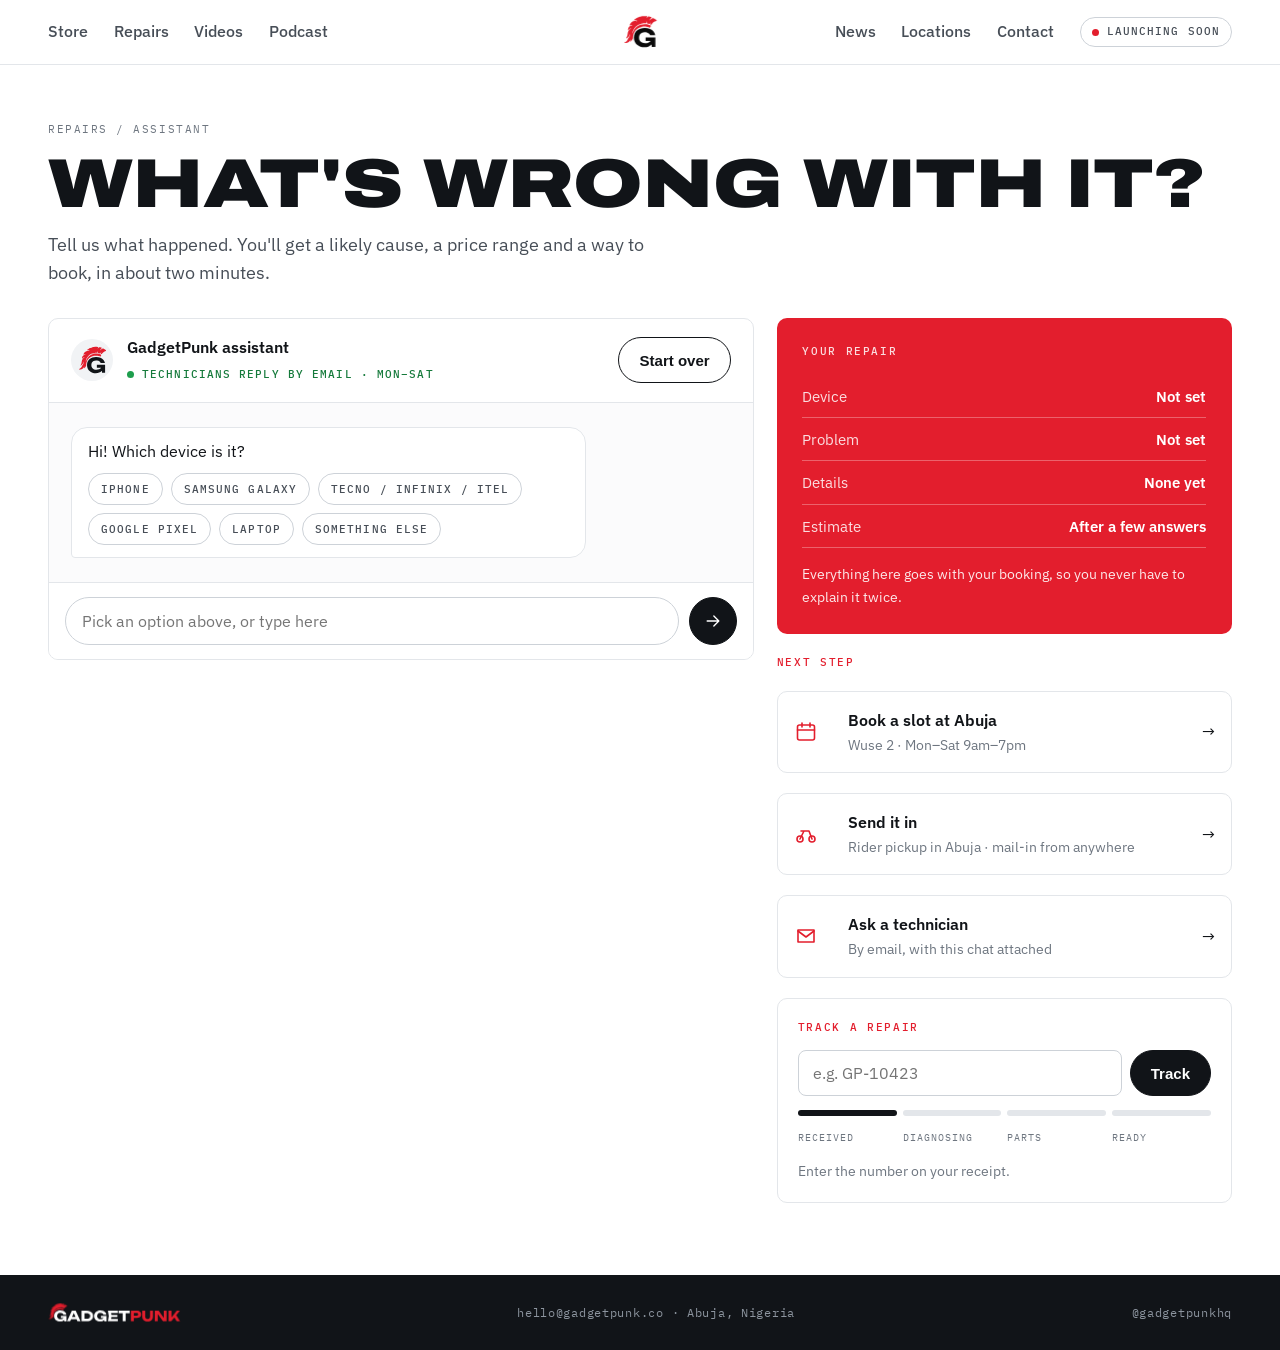
<file: repair/index.html>
<!doctype html>
<html lang="en">
<head>
<meta charset="utf-8">
<meta name="viewport" content="width=device-width, initial-scale=1, viewport-fit=cover">
<title>What's wrong with it? · GadgetPunk repairs</title>
<meta name="description" content="Tell us what happened to your phone or laptop and get a likely cause, a price range and a way to book a repair.">
<meta property="og:type" content="website">
<meta property="og:title" content="What's wrong with it? · GadgetPunk repairs">
<meta property="og:description" content="Tell us what happened to your phone or laptop and get a likely cause, a price range and a way to book a repair.">
<meta name="twitter:card" content="summary">
<meta name="theme-color" content="#FFFFFF">
<link rel="icon" type="image/png" sizes="64x64" href="[data-uri]">
<link rel="preconnect" href="https://fonts.googleapis.com">
<link rel="preconnect" href="https://fonts.gstatic.com" crossorigin>
<link rel="stylesheet" href="https://fonts.googleapis.com/css2?family=Archivo:wdth,wght@62..125,400..900&family=IBM+Plex+Mono:wght@400;500&family=IBM+Plex+Sans:wght@400;500;600;700&display=swap">
<link rel="stylesheet" href="/assets/gp.css">
<link rel="stylesheet" href="/assets/gp-v2.css">
</head>
<body id="top">
<svg class="sprite" aria-hidden="true" focusable="false">
  <defs>
    <path id="gp-plume" d="M-27.07 -16.47C-24.33 -16.82 -21.33 -17.78 -19.3 -18.97C-16.17 -20.8 -11.97 -25.49 -10.63 -28.62C-9.68 -30.87 -9.15 -31.4 -9.21 -30.04C-9.29 -28.35 -9.89 -26.12 -10.75 -24.3C-12.25 -21.15 -11.6 -20.81 -8.55 -23.18C-8.12 -23.51 -7.51 -23.97 -7.2 -24.21C-5.68 -25.35 -3.49 -28.26 -1.85 -31.29C-0.25 -34.25 -0.29 -34.07 -0.2 -37.64C-0.12 -40.95 0.03 -42.75 0.36 -44.46C0.5 -45.18 0.65 -46.12 0.69 -46.55C0.81 -47.63 0.92 -48.12 1.36 -49.53C2.29 -52.51 2.97 -54.48 3.35 -55.34C3.57 -55.85 3.89 -56.61 4.06 -57.02C4.39 -57.84 5.11 -59.25 5.76 -60.33C5.99 -60.72 6.3 -61.24 6.43 -61.48C8.91 -65.89 14.48 -71.57 19.79 -75.1C22.3 -76.76 25.25 -78.31 27.74 -79.24C28.01 -79.34 28.57 -79.57 28.98 -79.75C30.61 -80.46 33.06 -81.2 35.01 -81.58C35.63 -81.7 36.61 -81.9 37.19 -82.02C39.35 -82.48 40.48 -82.61 44.96 -82.92C47 -83.07 50.64 -82.9 54.19 -82.5C57.41 -82.14 62.5 -80.83 65.87 -79.49C67.93 -78.67 68 -78.65 68.55 -78.64C69.42 -78.62 69.6 -78.85 70.48 -81.04C70.74 -81.68 71.22 -82.78 71.55 -83.47C72.88 -86.31 72.83 -86.45 69.85 -87.94C64.43 -90.67 57.16 -92.57 51.15 -92.83C43.81 -93.15 37.56 -92.42 32.07 -90.59C31.6 -90.43 30.82 -90.18 30.34 -90.04C29.58 -89.8 28.01 -89.16 25.7 -88.13C24.62 -87.65 22.92 -86.7 20.12 -85.01C15.51 -82.24 10.26 -77.44 7.2 -73.18C6.87 -72.73 6.44 -72.16 6.24 -71.91C5.84 -71.43 4.67 -69.66 3.8 -68.22C2.85 -66.68 0.45 -61.5 -0.26 -59.51C-0.38 -59.16 -0.6 -58.59 -0.75 -58.23C-0.9 -57.88 -1.14 -57.19 -1.29 -56.71C-1.57 -55.78 -2.02 -54.75 -2.14 -54.75C-2.49 -54.75 -2.47 -56.5 -2.11 -57.88C-1.97 -58.43 -1.78 -59.3 -1.69 -59.81C-1.19 -62.77 1.6 -69.42 3.68 -72.63C3.99 -73.1 4.4 -73.76 4.59 -74.08C4.78 -74.41 5.14 -74.93 5.39 -75.24C5.64 -75.55 6.17 -76.23 6.58 -76.77C6.98 -77.3 7.53 -77.98 7.8 -78.27C8.07 -78.57 8.68 -79.27 9.15 -79.82C12.97 -84.27 19.33 -88.9 25.25 -91.53C26.23 -91.97 27.48 -92.52 28.02 -92.76C29.66 -93.49 32.63 -94.4 35.01 -94.92C35.54 -95.03 36.47 -95.24 37.06 -95.39C37.66 -95.53 38.46 -95.69 38.85 -95.73C39.24 -95.78 39.85 -95.87 40.21 -95.93C40.57 -95.99 41.34 -96.08 41.92 -96.14C42.51 -96.2 43.41 -96.3 43.92 -96.36C45.53 -96.55 46.83 -96.58 49.28 -96.47C53.63 -96.28 53.68 -96.3 54.34 -98.75C54.82 -100.52 55.94 -103.15 56.47 -103.76C57.11 -104.5 57.19 -104 56.77 -101.92C56.53 -100.67 56.46 -100.13 56.29 -97.93C56.14 -95.86 56.23 -95.8 60.61 -94.91C62.05 -94.62 63.36 -94.26 64.53 -93.84C67.4 -92.79 67.72 -92.9 69.31 -95.53C70.17 -96.96 70.93 -97.9 72.1 -99C73.07 -99.91 73.27 -99.84 72.76 -98.77C72.6 -98.43 71.99 -97.17 71.41 -95.96C69.46 -91.9 69.47 -91.84 72.16 -90.66C73.49 -90.08 73.91 -90.02 74.43 -90.33C74.79 -90.53 74.75 -90.48 76.72 -93.5C79.23 -97.33 83.5 -101.02 88.11 -103.34C90.33 -104.45 91.21 -104.79 94.52 -105.82C96.4 -106.41 96.77 -106.96 95.93 -107.9C95.49 -108.41 93.4 -110.16 92.54 -110.75C92.14 -111.04 91.55 -111.47 91.24 -111.71C90.93 -111.95 90.35 -112.37 89.94 -112.64C89.53 -112.9 88.82 -113.38 88.37 -113.69C85.56 -115.67 82.89 -117.05 81.86 -117.05C78.57 -117.04 73.48 -114.22 69.22 -110.04C68.19 -109.03 67.54 -108.7 67.54 -109.17C67.54 -110.7 70.89 -115.21 74.12 -118.03C75.39 -119.14 75.54 -119.33 75.49 -119.77C75.41 -120.38 74 -121.13 71.89 -121.66C71.4 -121.79 70.35 -122.11 69.56 -122.37C68.76 -122.64 67.64 -122.96 67.06 -123.09C66.49 -123.21 65.61 -123.42 65.12 -123.54C63.41 -123.97 62.88 -123.86 61.16 -122.71C59.81 -121.81 58.7 -120.67 56.97 -118.42C55.61 -116.67 55.18 -116.51 55.4 -117.84C55.63 -119.27 56.28 -120.87 57.4 -122.74C58.55 -124.67 58.32 -124.89 54.8 -125.21C49.36 -125.69 41.43 -125.41 36.91 -124.58C36.07 -124.42 35.07 -124.25 34.68 -124.2C33.7 -124.08 32.23 -123.76 30.43 -123.28C29.59 -123.06 28.54 -122.79 28.11 -122.68C26.74 -122.36 24.58 -121.68 23.56 -121.26C23.03 -121.03 22.26 -120.75 21.85 -120.62C20.61 -120.24 15.18 -117.79 14.1 -117.13C13.92 -117.01 13.16 -116.58 12.43 -116.17C8.21 -113.82 3.36 -110.34 2.81 -109.28C2.44 -108.56 2.74 -108.45 5.19 -108.39C8.2 -108.32 9.54 -108.15 11.16 -107.63C11.61 -107.49 12.22 -107.3 12.52 -107.22C14.41 -106.66 17.01 -105.21 17.01 -104.71C17.01 -104.45 16.8 -104.48 14.65 -104.97C11.8 -105.62 9.39 -105.88 7.46 -105.73C4.26 -105.49 4.13 -105.46 1.51 -104.65C-2.36 -103.43 -6.53 -100.59 -8.71 -97.66C-9.43 -96.69 -10.95 -94.45 -11.54 -93.46C-11.77 -93.09 -12.12 -92.52 -12.33 -92.19C-14.2 -89.22 -14.52 -88.51 -14.25 -87.99C-14.05 -87.6 -13.39 -87.58 -12.5 -87.95C-12.04 -88.13 -9.83 -88.77 -9.03 -88.94C-7.62 -89.25 -4.15 -89.53 -3.19 -89.41C-1.74 -89.22 -2.53 -88.76 -5.86 -87.83C-6.56 -87.64 -8.28 -86.96 -9.59 -86.37C-10.59 -85.92 -12.97 -84.36 -14.08 -83.42C-16.21 -81.63 -17.32 -80.36 -18.24 -78.67C-19.18 -76.94 -19.23 -76.8 -19.57 -75.28C-19.69 -74.74 -19.99 -73.52 -20.23 -72.56C-20.89 -70.01 -20.99 -69.05 -20.62 -68.68C-20.28 -68.34 -19.8 -68.58 -19.03 -69.49C-16.82 -72.1 -14.4 -73.77 -10.31 -75.55C-9.38 -75.96 -7.36 -76.42 -7.36 -76.22C-7.36 -76.05 -8.15 -75.44 -9.67 -74.46C-11.17 -73.49 -13.2 -71.74 -15.02 -69.87C-16.96 -67.87 -19.45 -63.61 -20.38 -60.71C-20.95 -58.94 -21.51 -56.33 -21.81 -54.07C-21.93 -53.15 -22.12 -51.93 -22.22 -51.35C-22.33 -50.78 -22.48 -49.77 -22.56 -49.11C-22.64 -48.45 -22.79 -47.65 -22.88 -47.32C-22.98 -47 -23.25 -46.09 -23.48 -45.31C-24.2 -42.87 -24.77 -41.39 -25.37 -40.46C-25.57 -40.14 -25.84 -39.69 -25.95 -39.47C-26.26 -38.85 -26.65 -38.31 -27.32 -37.57C-29.13 -35.57 -28.03 -34.83 -24.79 -35.89C-20.85 -37.18 -17.87 -40.33 -15.37 -45.84C-12.69 -51.77 -11.64 -53.69 -11.26 -53.32C-11.07 -53.12 -11.57 -51.37 -12.31 -49.6C-12.43 -49.34 -12.63 -48.65 -12.77 -48.08C-13.2 -46.35 -14.11 -43.51 -14.56 -42.52C-14.71 -42.22 -14.97 -41.6 -15.15 -41.16C-16.12 -38.8 -17.38 -36.82 -18.94 -35.22C-20.11 -34.02 -20.01 -34.21 -21.33 -30.88C-21.86 -29.56 -22.77 -27.86 -23.48 -26.87C-26.07 -23.3 -29.67 -20.55 -34.08 -18.77C-36.94 -17.61 -36.2 -16.9 -31.46 -16.27C-30.61 -16.15 -29.02 -16.23 -27.07 -16.47Z"/>
    <path id="gp-g" d="M83.8 -32.48C83.61 -27.97 82.7 -23.67 81.07 -19.57C79.44 -15.47 77.07 -11.82 73.97 -8.63C70.87 -5.44 67.01 -2.93 62.38 -1.1C57.75 0.73 52.35 1.64 46.16 1.64C40.31 1.64 34.82 0.78 29.69 -0.94C24.56 -2.66 20.06 -5.18 16.17 -8.51C12.28 -11.84 9.25 -15.93 7.06 -20.79C4.87 -25.65 3.78 -31.22 3.78 -37.5C3.78 -43.78 4.88 -49.35 7.08 -54.21C9.28 -59.07 12.36 -63.16 16.32 -66.49C20.28 -69.82 24.89 -72.34 30.14 -74.06C35.39 -75.78 41.11 -76.64 47.28 -76.64C55.55 -76.64 62.68 -75.37 68.69 -72.83C74.7 -70.29 79.54 -66.81 83.21 -62.4C86.88 -57.99 89.24 -52.9 90.28 -47.14L69.38 -47.14C68.73 -49.67 67.38 -51.85 65.35 -53.67C63.32 -55.49 60.78 -56.89 57.74 -57.87C54.7 -58.85 51.24 -59.34 47.36 -59.34C42.69 -59.34 38.66 -58.52 35.26 -56.87C31.86 -55.22 29.24 -52.79 27.39 -49.56C25.54 -46.33 24.62 -42.31 24.62 -37.5C24.62 -32.65 25.62 -28.55 27.61 -25.22C29.6 -21.89 32.44 -19.38 36.13 -17.7C39.82 -16.02 44.17 -15.18 49.2 -15.18C54.07 -15.18 58.36 -15.87 62.08 -17.25C65.8 -18.63 68.78 -20.64 71.01 -23.29C73.24 -25.94 74.54 -29.15 74.9 -32.92ZM51.2 -24.2L51.2 -38.82L90.96 -38.82L90.96 0L76.3 0L73.38 -29.66L77.32 -24.2Z"/>
    <path id="gp-l-a" d="M116.54 -14.44L116.54 -31.1L168.16 -31.1L168.16 -14.44ZM156.38 -75L190.52 0L168.38 0L139.76 -66.16L145.76 -66.16L117.14 0L95 0L129.14 -75Z"/>
    <path id="gp-l-d" d="M235 -75C243.89 -75 251.68 -73.44 258.35 -70.33C265.02 -67.22 270.22 -62.85 273.94 -57.24C277.66 -51.63 279.52 -45.05 279.52 -37.5C279.52 -29.99 277.66 -23.42 273.94 -17.79C270.22 -12.16 265.02 -7.78 258.35 -4.67C251.68 -1.56 243.89 -0 235 0L197.56 0L197.56 -75ZM218.2 -8.74L208.32 -18.44L236.56 -18.44C241.05 -18.44 244.95 -19.22 248.25 -20.79C251.55 -22.36 254.09 -24.57 255.88 -27.43C257.67 -30.29 258.56 -33.65 258.56 -37.5C258.56 -41.42 257.67 -44.79 255.88 -47.62C254.09 -50.45 251.55 -52.64 248.25 -54.21C244.95 -55.78 241.05 -56.56 236.56 -56.56L208.32 -56.56L218.2 -66.26Z"/>
    <path id="gp-l-g" d="M367 -32.48C366.81 -27.97 365.9 -23.67 364.27 -19.57C362.64 -15.47 360.27 -11.82 357.17 -8.63C354.07 -5.44 350.21 -2.93 345.58 -1.1C340.95 0.73 335.55 1.64 329.36 1.64C323.51 1.64 318.02 0.78 312.89 -0.94C307.76 -2.66 303.26 -5.18 299.37 -8.51C295.48 -11.84 292.45 -15.93 290.26 -20.79C288.07 -25.65 286.98 -31.22 286.98 -37.5C286.98 -43.78 288.08 -49.35 290.28 -54.21C292.48 -59.07 295.56 -63.16 299.52 -66.49C303.48 -69.82 308.09 -72.34 313.34 -74.06C318.59 -75.78 324.31 -76.64 330.48 -76.64C338.75 -76.64 345.88 -75.37 351.89 -72.83C357.9 -70.29 362.74 -66.81 366.41 -62.4C370.08 -57.99 372.44 -52.9 373.48 -47.14L352.58 -47.14C351.93 -49.67 350.58 -51.85 348.55 -53.67C346.52 -55.49 343.98 -56.89 340.94 -57.87C337.9 -58.85 334.44 -59.34 330.56 -59.34C325.89 -59.34 321.86 -58.52 318.46 -56.87C315.06 -55.22 312.44 -52.79 310.59 -49.56C308.74 -46.33 307.82 -42.31 307.82 -37.5C307.82 -32.65 308.82 -28.55 310.81 -25.22C312.8 -21.89 315.64 -19.38 319.33 -17.7C323.02 -16.02 327.37 -15.18 332.4 -15.18C337.27 -15.18 341.56 -15.87 345.28 -17.25C349 -18.63 351.98 -20.64 354.21 -23.29C356.44 -25.94 357.74 -29.15 358.1 -32.92ZM334.4 -24.2L334.4 -38.82L374.16 -38.82L374.16 0L359.5 0L356.58 -29.66L360.52 -24.2Z"/>
    <path id="gp-l-e" d="M450.66 -45.04L450.66 -29.96L395.8 -29.96L395.8 -45.04ZM409.9 -37.5L405.02 -7.36L396.62 -16.8L454.04 -16.8L454.04 0L384.32 0L390.02 -37.5L384.32 -75L453.54 -75L453.54 -58.2L396.62 -58.2L405.02 -67.64Z"/>
    <path id="gp-l-t" d="M488.6 -65.9L509.36 -65.9L509.36 0L488.6 0ZM460 -75L537.96 -75L537.96 -56.56L460 -56.56Z"/>
    <path id="gp-l-p" d="M588.96 -75C595.28 -75 600.71 -73.93 605.25 -71.79C609.79 -69.65 613.27 -66.64 615.68 -62.75C618.09 -58.86 619.3 -54.33 619.3 -49.14C619.3 -43.95 618.09 -39.42 615.68 -35.53C613.27 -31.64 609.79 -28.63 605.25 -26.49C600.71 -24.35 595.28 -23.28 588.96 -23.28L556.46 -23.28L556.46 -39.9L587.74 -39.9C591.07 -39.9 593.67 -40.72 595.54 -42.36C597.41 -44 598.34 -46.26 598.34 -49.14C598.34 -52.06 597.41 -54.33 595.54 -55.95C593.67 -57.57 591.07 -58.38 587.74 -58.38L558.3 -58.38L567.62 -67.98L567.62 0L546.86 0L546.86 -75Z"/>
    <path id="gp-l-u" d="M648.02 -33.52C648.02 -30.09 648.67 -27.14 649.97 -24.65C651.27 -22.16 653.19 -20.25 655.74 -18.9C658.29 -17.55 661.43 -16.88 665.18 -16.88C668.99 -16.88 672.17 -17.54 674.7 -18.87C677.23 -20.2 679.14 -22.11 680.42 -24.62C681.7 -27.13 682.34 -30.09 682.34 -33.52L682.34 -75L703.1 -75L703.1 -32.48C703.1 -25.64 701.52 -19.67 698.36 -14.56C695.2 -9.45 690.78 -5.48 685.11 -2.63C679.44 0.22 672.79 1.64 665.18 1.64C657.63 1.64 651.02 0.22 645.33 -2.63C639.64 -5.48 635.21 -9.45 632.03 -14.56C628.85 -19.67 627.26 -25.64 627.26 -32.48L627.26 -75L648.02 -75Z"/>
    <path id="gp-l-n" d="M785.56 -14.48L779.2 -13.22L779.2 -75L799.32 -75L799.32 0L773.22 0L729.86 -61.72L736.18 -62.98L736.18 0L716.06 0L716.06 -75L742.92 -75Z"/>
    <path id="gp-l-k" d="M813.26 0L813.26 -75L833.9 -75L833.9 -16.5L828.4 -20.8L870.86 -75L892.78 -75L832.02 0ZM849.14 -35.78L864.26 -48.36L893.82 0L870.26 0Z"/>
    <clipPath id="gp-out"><rect x="91.56" y="-300" width="1400" height="600"/></clipPath>
  </defs>
</svg>

<div class="sentinel" id="topSentinel" aria-hidden="true"></div>

<header class="top is-mark" id="siteTop">
  <div class="wrap top-inner">
    <nav class="nav" aria-label="Shop and watch">
      <a href="/studio/">Store</a>
      <a href="/repair/">Repairs</a>
      <a href="/#media">Videos</a>
      <a href="/#podcast">Podcast</a>
    </nav>
    <button class="menu-btn" type="button" data-menu aria-controls="menu" aria-expanded="false" aria-label="Open menu">
      <svg viewBox="0 0 24 24" fill="none" stroke="currentColor" stroke-width="1.8" stroke-linecap="round" aria-hidden="true"><path d="M4 7h16M4 12h16M4 17h16"/></svg>
    </button>
    <a class="brand" href="/" aria-label="GadgetPunk home">
      <svg class="gpl gpl-hdr gpl-slide brand-word is-anim" viewBox="-39.76 -129.44 937.58 135.08" aria-hidden="true" focusable="false"><mask id="gpm-hw" maskUnits="userSpaceOnUse" x="-300" y="-300" width="700" height="600"><path class="gpl-arc" d="M142.48 -68.4A100 100 0 1 0 -31.43 24.07" pathLength="1" fill="none" stroke="#fff" stroke-width="200"/></mask><g class="gpl-move"><g mask="url(#gpm-hw)"><use class="gpl-plume" href="#gp-plume"/></g><use class="gpl-g" href="#gp-g"/><g clip-path="url(#gp-out)"><use class="gpl-l" href="#gp-l-a" style="--o:0s;--c:0.49s"/><use class="gpl-l" href="#gp-l-d" style="--o:0.07s;--c:0.435s"/><use class="gpl-l" href="#gp-l-g" style="--o:0.14s;--c:0.38s"/><use class="gpl-l" href="#gp-l-e" style="--o:0.21s;--c:0.325s"/><use class="gpl-l" href="#gp-l-t" style="--o:0.28s;--c:0.27s"/><use class="gpl-l gpl-red" href="#gp-l-p" style="--o:0.41s;--c:0.165s"/><use class="gpl-l gpl-red" href="#gp-l-u" style="--o:0.48s;--c:0.11s"/><use class="gpl-l gpl-red" href="#gp-l-n" style="--o:0.55s;--c:0.055s"/><use class="gpl-l gpl-red" href="#gp-l-k" style="--o:0.62s;--c:0s"/></g></g></svg>
    </a>
    <nav class="nav nav-r" aria-label="News and contact">
      <a href="/news/">News</a>
      <a href="/locations/">Locations</a>
      <a href="#contact">Contact</a>
      <span class="pill"><span class="dot"></span>Launching soon</span>
    </nav>
    <span class="pill pill-mobile"><span class="dot"></span>Launching soon</span>
  </div>
</header>

<aside class="drawer" id="menu" aria-hidden="true" data-wide="(min-width: 1021px)">
  <div class="drawer-bg" data-close></div>
  <div class="drawer-panel" role="dialog" aria-modal="true" aria-label="Menu">
    <div class="drawer-top">
      <button class="close-btn" id="menuClose" type="button" aria-label="Close menu">
        <svg viewBox="0 0 24 24" fill="none" stroke="currentColor" stroke-width="1.8" stroke-linecap="round" aria-hidden="true"><path d="M6 6l12 12M18 6L6 18"/></svg>
      </button>
      <svg class="gpl gpl-once logo" viewBox="-39.76 -129.44 937.58 135.08" aria-hidden="true" focusable="false"><mask id="gpm-dr" maskUnits="userSpaceOnUse" x="-300" y="-300" width="700" height="600"><path class="gpl-arc" d="M142.48 -68.4A100 100 0 1 0 -31.43 24.07" pathLength="1" fill="none" stroke="#fff" stroke-width="200"/></mask><g class="gpl-move"><g mask="url(#gpm-dr)"><use class="gpl-plume" href="#gp-plume"/></g><use class="gpl-g" href="#gp-g"/><g clip-path="url(#gp-out)"><use class="gpl-l" href="#gp-l-a" style="--o:0s"/><use class="gpl-l" href="#gp-l-d" style="--o:0.07s"/><use class="gpl-l" href="#gp-l-g" style="--o:0.14s"/><use class="gpl-l" href="#gp-l-e" style="--o:0.21s"/><use class="gpl-l" href="#gp-l-t" style="--o:0.28s"/><use class="gpl-l gpl-red" href="#gp-l-p" style="--o:0.41s"/><use class="gpl-l gpl-red" href="#gp-l-u" style="--o:0.48s"/><use class="gpl-l gpl-red" href="#gp-l-n" style="--o:0.55s"/><use class="gpl-l gpl-red" href="#gp-l-k" style="--o:0.62s"/></g></g></svg>
    </div>
    <nav class="drawer-nav" aria-label="Sections">
      <a href="/studio/">Store</a>
      <a href="/repair/">Repairs</a>
      <a href="/#media">Videos</a>
      <a href="/#podcast">Podcast</a>
      <a href="/news/">News</a>
      <a href="/locations/">Locations</a>
      <a href="#contact">Contact</a>
    </nav>
    <div class="drawer-socials">
      <a href="https://www.youtube.com/@gadgetpunkhq" target="_blank" rel="noopener">YouTube</a>
      <a href="https://www.instagram.com/gadgetpunkhq" target="_blank" rel="noopener">Instagram</a>
      <a href="https://www.tiktok.com/@gadgetpunkhq" target="_blank" rel="noopener">TikTok</a>
      <a href="https://x.com/gadgetpunkhq" target="_blank" rel="noopener">X</a>
    </div>
  </div>
</aside>

<main class="wrap">
  <div class="page-head">
    <p class="crumb"><a href="/#repairs">Repairs</a> / Assistant</p>
    <h1 class="wide page-title">What's wrong with it?</h1>
    <p class="page-lede">Tell us what happened. You'll get a likely cause, a price range and a way to book, in about two minutes.</p>
  </div>

  <div class="asst">
    <section class="chat" aria-label="Repair assistant">
      <div class="chat-h">
        <span class="av"><svg viewBox="-39.76 -129.44 135.08 135.08" aria-hidden="true" style="width:28px;height:28px"><use href="#gp-plume" style="fill:#E31E2D"/><use href="#gp-g" style="fill:#111418"/></svg></span>
        <div style="flex:1 1 auto"><p style="font-weight:600">GadgetPunk assistant</p><p class="status st-open"><span class="dot"></span>Technicians reply by email · Mon–Sat</p></div>
        <button type="button" class="btn ghost" id="restart">Start over</button>
      </div>
      <div class="chat-b" id="log" aria-live="polite"></div>
      <form class="compose" id="composer" action="#">
        <label class="sprite" for="say">Message the assistant</label>
        <input id="say" type="text" placeholder="Pick an option above, or type here" autocomplete="off">
        <button type="submit" class="ibtn dark" aria-label="Send"><svg viewBox="0 0 24 24" fill="none" stroke="currentColor" stroke-width="1.6" stroke-linecap="round" stroke-linejoin="round" aria-hidden="true"><path d="M5 12h14M13 6l6 6-6 6"/></svg></button>
      </form>
    </section>

    <aside class="side">
      <div class="ticket">
        <p class="label">Your repair</p>
        <div>
          <div class="trow"><span>Device</span><span id="tDev">Not set</span></div>
          <div class="trow"><span>Problem</span><span id="tProb">Not set</span></div>
          <div class="trow"><span>Details</span><span id="tDet">None yet</span></div>
          <div class="trow"><span>Estimate</span><span id="tEst">After a few answers</span></div>
        </div>
        <p style="font-size:.9rem; opacity:.9">Everything here goes with your booking, so you never have to explain it twice.</p>
      </div>

      <p class="label">Next step</p>
      <a class="choice" id="nBook" href="#"><svg viewBox="0 0 24 24" fill="none" stroke="currentColor" stroke-width="1.6" stroke-linecap="round" stroke-linejoin="round" aria-hidden="true"><rect x="3.5" y="5" width="17" height="15" rx="2"/><path d="M3.5 10h17M8 3v4M16 3v4"/></svg><span><span class="choice-n" style="display:block">Book a slot at Abuja</span><span class="choice-s" style="display:block">Wuse 2 · Mon–Sat 9am–7pm</span></span><span aria-hidden="true">→</span></a>
      <a class="choice" id="nRider" href="#"><svg viewBox="0 0 24 24" fill="none" stroke="currentColor" stroke-width="1.6" stroke-linecap="round" stroke-linejoin="round" aria-hidden="true"><circle cx="6" cy="17" r="3"/><circle cx="18" cy="17" r="3"/><path d="M6 17l4-8h5l3 8M10 9H7"/></svg><span><span class="choice-n" style="display:block">Send it in</span><span class="choice-s" style="display:block">Rider pickup in Abuja · mail-in from anywhere</span></span><span aria-hidden="true">→</span></a>
      <a class="choice" id="nTech" href="#"><svg viewBox="0 0 24 24" fill="none" stroke="currentColor" stroke-width="1.6" stroke-linecap="round" stroke-linejoin="round" aria-hidden="true"><path d="M4 6h16v12H4z"/><path d="M4 7l8 6 8-6"/></svg><span><span class="choice-n" style="display:block">Ask a technician</span><span class="choice-s" style="display:block">By email, with this chat attached</span></span><span aria-hidden="true">→</span></a>

      <div class="track">
        <p class="label">Track a repair</p>
        <form id="trackForm" style="display:flex; gap:8px" action="#">
          <label class="sprite" for="tk">Repair number</label>
          <input id="tk" type="text" placeholder="e.g. GP-10423" style="flex:1 1 auto; min-height:46px; padding:0 14px; border:1px solid var(--line-2); border-radius:8px; font: 1rem var(--f-body)">
          <button type="submit" class="btn">Track</button>
        </form>
        <div class="prog" aria-hidden="true"><span class="done"></span><span></span><span></span><span></span></div>
        <div class="prog-l"><span>Received</span><span>Diagnosing</span><span>Parts</span><span>Ready</span></div>
        <p class="note-s" id="trackMsg">Enter the number on your receipt.</p>
      </div>
    </aside>
  </div>
</main>

<footer class="foot wrap" id="contact">
  <svg class="gpl gpl-once" viewBox="-39.76 -129.44 937.58 135.08" role="img" aria-label="GadgetPunk"><mask id="gpm-ft" maskUnits="userSpaceOnUse" x="-300" y="-300" width="700" height="600"><path class="gpl-arc" d="M142.48 -68.4A100 100 0 1 0 -31.43 24.07" pathLength="1" fill="none" stroke="#fff" stroke-width="200"/></mask><g class="gpl-move"><g mask="url(#gpm-ft)"><use class="gpl-plume" href="#gp-plume"/></g><use class="gpl-g" href="#gp-g"/><g clip-path="url(#gp-out)"><use class="gpl-l" href="#gp-l-a" style="--o:0s"/><use class="gpl-l" href="#gp-l-d" style="--o:0.07s"/><use class="gpl-l" href="#gp-l-g" style="--o:0.14s"/><use class="gpl-l" href="#gp-l-e" style="--o:0.21s"/><use class="gpl-l" href="#gp-l-t" style="--o:0.28s"/><use class="gpl-l gpl-red" href="#gp-l-p" style="--o:0.41s"/><use class="gpl-l gpl-red" href="#gp-l-u" style="--o:0.48s"/><use class="gpl-l gpl-red" href="#gp-l-n" style="--o:0.55s"/><use class="gpl-l gpl-red" href="#gp-l-k" style="--o:0.62s"/></g></g></svg>
  <span><a href="mailto:hello@gadgetpunk.co">hello@gadgetpunk.co</a> · Abuja, Nigeria</span>
  <span>@gadgetpunkhq</span>
</footer>


<script src="/assets/gp.js"></script>
<script>

(function () {
  "use strict";
  var DEVICES = ["iPhone", "Samsung Galaxy", "Tecno / Infinix / itel", "Google Pixel", "Laptop", "Something else"];
  var PROBLEMS = {
    screen:  { label: "Cracked screen", range: "₦45,000 – ₦420,000", time: "Same day – 2 days", cause: "A damaged display or cover glass",
               tips: ["Back up your phone now if the touch screen still works.", "Put clear tape over sharp cracks so the glass doesn't spread."] },
    battery: { label: "Battery drains fast", range: "₦35,000 – ₦120,000", time: "Same day", cause: "A worn-out battery",
               tips: ["Check battery health in your settings.", "If the phone looks swollen or warm, stop charging it and bring it in."] },
    charge:  { label: "Won't charge", range: "₦25,000 – ₦90,000", time: "Same day – 3 days", cause: "A dirty or damaged charging port, possibly the charging chip",
               tips: ["Try a different cable and plug.", "Look for lint in the port with a torch. Don't poke it with metal."] },
    water:   { label: "Water damage", range: "₦40,000 – ₦250,000", time: "2 – 5 days", cause: "Corrosion on the board from liquid",
               tips: ["Switch it off and don't charge it.", "Skip the rice: it doesn't help. Bring it in as soon as you can."] },
    signal:  { label: "No signal", range: "₦30,000 – ₦180,000", time: "1 – 3 days", cause: "A SIM tray, antenna or modem fault",
               tips: ["Try your SIM in another phone.", "Reset network settings in your phone's settings."] },
    camera:  { label: "Camera problem", range: "₦40,000 – ₦260,000", time: "Same day – 2 days", cause: "A damaged camera module or lens glass",
               tips: ["Wipe the lens and restart the phone.", "Check whether all the camera modes fail, or just one."] },
    other:   { label: "Something else", range: "After inspection", time: "Depends on the fault", cause: "We need to see it to tell you",
               tips: ["Write down when it started and what you'd done just before.", "Back up your data if you can."] }
  };
  var $ = function (id) { return document.getElementById(id); };
  var log = $("log"), say = $("say");
  var t = {}, step = "device";

  function bubble(cls, html) {
    var d = document.createElement("div"); d.className = "msg " + cls; d.innerHTML = html; log.appendChild(d);
    d.scrollIntoView({ block: "nearest", behavior: "smooth" }); return d;
  }
  function me(text) { var d = bubble("me", ""); d.textContent = text; }
  function esc(x) { return String(x).replace(/[&<>"]/g, function (c) { return { "&": "&amp;", "<": "&lt;", ">": "&gt;", '"': "&quot;" }[c]; }); }
  function chips(list, on) {
    var w = document.createElement("div"); w.className = "chips";
    list.forEach(function (it) {
      var b = document.createElement("button"); b.type = "button"; b.className = "chip"; b.textContent = it.label;
      b.addEventListener("click", function () { [].forEach.call(w.children, function (c) { c.disabled = true; }); b.classList.add("on"); on(it); });
      w.appendChild(b);
    });
    return w;
  }
  function update() {
    $("tDev").textContent = t.device || "Not set";
    $("tProb").textContent = t.problem ? PROBLEMS[t.problem].label : "Not set";
    $("tDet").textContent = t.details ? (t.details.length > 40 ? t.details.slice(0, 40) + "…" : t.details) : "None yet";
    $("tEst").textContent = t.problem && step === "done" ? PROBLEMS[t.problem].range : "After a few answers";
    var sum = "Device: " + (t.device || "-") + "\nProblem: " + (t.problem ? PROBLEMS[t.problem].label : "-") + "\nDetails: " + (t.details || "-") +
      "\nAssistant estimate: " + (t.problem ? PROBLEMS[t.problem].range : "-") + "\n\nName:\nPhone number:\n";
    function m(subj, extra) { return "mailto:hello@gadgetpunk.co?subject=" + encodeURIComponent(subj) + "&body=" + encodeURIComponent(sum + (extra || "")); }
    $("nBook").href = m("Repair booking: " + (t.device || "device"), "Preferred day and time at Abuja (Wuse 2):\n");
    $("nRider").href = m("Repair pickup: " + (t.device || "device"), "Pickup address (Abuja), or your city for mail-in:\n");
    $("nTech").href = m("Repair question: " + (t.device || "device"), "Photos: attach them to this email.\n");
  }

  function askDevice() {
    step = "device";
    var b = bubble("bot", "Hi! Which device is it?");
    b.appendChild(chips(DEVICES.map(function (d) { return { label: d }; }), function (it) { me(it.label); askModel(it.label); }));
  }
  function askModel(kind) {
    t.device = kind; update(); step = "model";
    bubble("bot", "Which model? Type it below, e.g. <b>" + (kind === "iPhone" ? "iPhone 15 Pro" : kind === "Laptop" ? "MacBook Air M2" : "Galaxy A55") + "</b>. Not sure? Type <b>skip</b>.");
    say.focus();
  }
  function askProblem() {
    if (t.preset) {
      t.problem = t.preset; delete t.preset; update();
      bubble("bot", "You came in about: <b>" + esc(PROBLEMS[t.problem].label) + "</b>.");
      askDetails(); return;
    }
    step = "problem";
    var b = bubble("bot", "What's going on with it?");
    b.appendChild(chips(Object.keys(PROBLEMS).map(function (k) { return { label: PROBLEMS[k].label, k: k }; }), function (it) {
      me(it.label); t.problem = it.k; update(); askDetails();
    }));
  }
  function askDetails() {
    step = "details";
    bubble("bot", "Tell me a bit more: when did it start, and did anything happen just before (a drop, water, an update)?");
    say.focus();
  }
  function tips() {
    var p = PROBLEMS[t.problem]; step = "tips";
    var b = bubble("bot", "Two safe things to try first:<ol class=\"steps\"><li>" + esc(p.tips[0]) + "</li><li>" + esc(p.tips[1]) + "</li></ol><p style=\"margin-top:8px; color: var(--muted); font-size:.9rem\">Please don't open it up or heat it.</p>");
    b.appendChild(chips([{ label: "Tried it, still broken" }, { label: "That fixed it!" }], function (it) {
      me(it.label);
      if (/fixed/.test(it.label)) { step = "fixed"; bubble("bot", "Great, glad that worked. If it comes back, start over and we'll pick it up from here."); }
      else estimate();
    }));
  }
  function estimate() {
    var p = PROBLEMS[t.problem]; step = "done";
    var b = bubble("bot est", "");
    b.innerHTML = '<p class="label">Likely cause</p><p style="font-family: var(--f-display); font-weight:700; font-size: 1.5rem; line-height:1.15; letter-spacing:-.02em">' + esc(p.cause) + '</p>' +
      '<div class="est-grid"><div class="kv"><span class="tag grey">Price range</span><b>' + esc(p.range) + '</b></div><div class="kv"><span class="tag grey">Turnaround</span><b>' + esc(p.time) + '</b></div><div class="kv"><span class="tag grey">Inspection</span><b>Free</b></div></div>' +
      '<p style="font-size:.9rem; color: var(--muted)">This is an estimate. A technician confirms the final price after inspecting it, before any work starts. Pick a next step on the right.</p>';
    update();
  }

  $("composer").addEventListener("submit", function (e) {
    e.preventDefault();
    var v = say.value.trim(); if (!v) return; say.value = "";
    me(v);
    if (step === "model") { if (!/^skip$/i.test(v)) t.device = v; update(); askProblem(); }
    else if (step === "details") { t.details = v; update(); tips(); }
    else bubble("bot", "Thanks. A technician will see this with your booking. Use a next step on the right when you're ready.");
  });
  $("restart").addEventListener("click", function () { t = {}; log.innerHTML = ""; update(); askDevice(); });
  $("trackForm").addEventListener("submit", function (e) {
    e.preventDefault();
    var v = $("tk").value.trim();
    $("trackMsg").textContent = v ? "Live tracking opens with the store. For now, email hello@gadgetpunk.co with " + v + " and we'll reply with its status." : "Enter the number on your receipt.";
  });

  var issue = new URLSearchParams(location.search).get("issue");
  update(); askDevice();
  if (issue && PROBLEMS[issue]) t.preset = issue;
})();

</script>
</body>
</html>
</file>
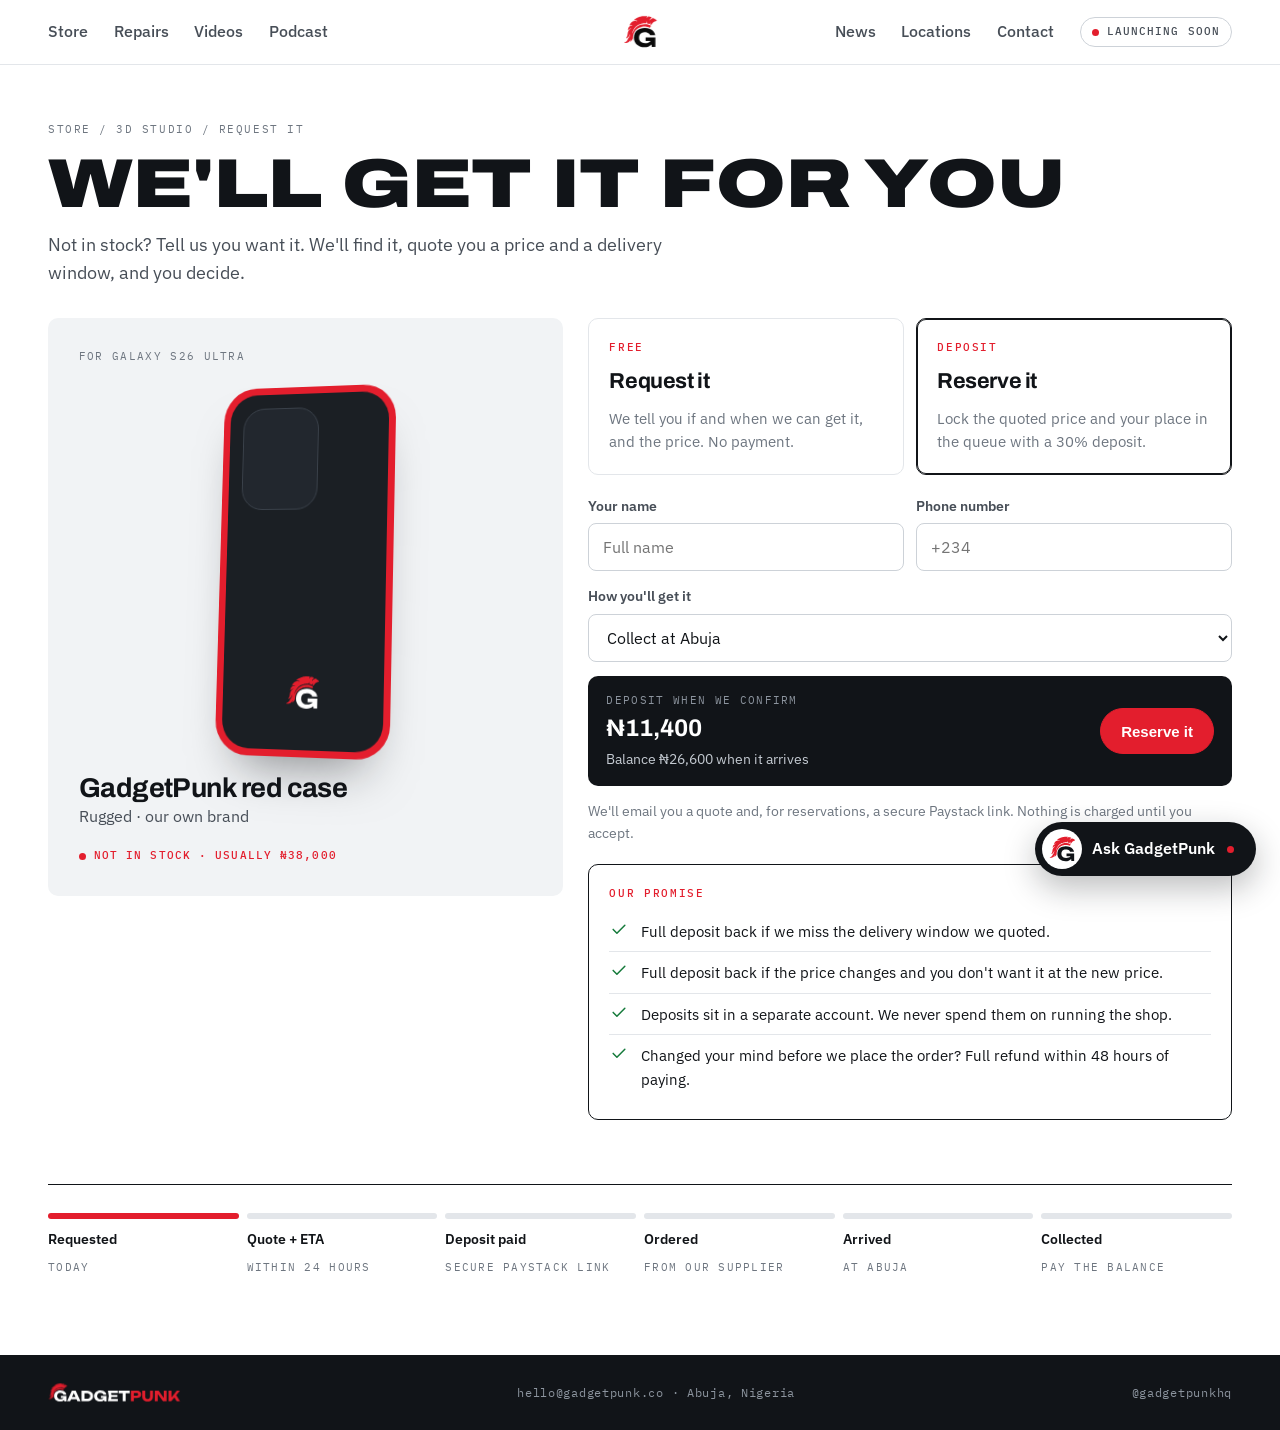
<file: request/index.html>
<!doctype html>
<html lang="en">
<head>
<meta charset="utf-8">
<meta name="viewport" content="width=device-width, initial-scale=1, viewport-fit=cover">
<title>Request it · GadgetPunk</title>
<meta name="description" content="Not in stock? Request it or reserve it with a refundable deposit, and GadgetPunk will source it for you.">
<meta property="og:type" content="website">
<meta property="og:title" content="Request it · GadgetPunk">
<meta property="og:description" content="Not in stock? Request it or reserve it with a refundable deposit, and GadgetPunk will source it for you.">
<meta name="twitter:card" content="summary">
<meta name="theme-color" content="#FFFFFF">
<link rel="icon" type="image/png" sizes="64x64" href="[data-uri]">
<link rel="preconnect" href="https://fonts.googleapis.com">
<link rel="preconnect" href="https://fonts.gstatic.com" crossorigin>
<link rel="stylesheet" href="https://fonts.googleapis.com/css2?family=Archivo:wdth,wght@62..125,400..900&family=IBM+Plex+Mono:wght@400;500&family=IBM+Plex+Sans:wght@400;500;600;700&display=swap">
<link rel="stylesheet" href="/assets/gp.css">
<link rel="stylesheet" href="/assets/gp-v2.css">
</head>
<body id="top">
<svg class="sprite" aria-hidden="true" focusable="false">
  <defs>
    <path id="gp-plume" d="M-27.07 -16.47C-24.33 -16.82 -21.33 -17.78 -19.3 -18.97C-16.17 -20.8 -11.97 -25.49 -10.63 -28.62C-9.68 -30.87 -9.15 -31.4 -9.21 -30.04C-9.29 -28.35 -9.89 -26.12 -10.75 -24.3C-12.25 -21.15 -11.6 -20.81 -8.55 -23.18C-8.12 -23.51 -7.51 -23.97 -7.2 -24.21C-5.68 -25.35 -3.49 -28.26 -1.85 -31.29C-0.25 -34.25 -0.29 -34.07 -0.2 -37.64C-0.12 -40.95 0.03 -42.75 0.36 -44.46C0.5 -45.18 0.65 -46.12 0.69 -46.55C0.81 -47.63 0.92 -48.12 1.36 -49.53C2.29 -52.51 2.97 -54.48 3.35 -55.34C3.57 -55.85 3.89 -56.61 4.06 -57.02C4.39 -57.84 5.11 -59.25 5.76 -60.33C5.99 -60.72 6.3 -61.24 6.43 -61.48C8.91 -65.89 14.48 -71.57 19.79 -75.1C22.3 -76.76 25.25 -78.31 27.74 -79.24C28.01 -79.34 28.57 -79.57 28.98 -79.75C30.61 -80.46 33.06 -81.2 35.01 -81.58C35.63 -81.7 36.61 -81.9 37.19 -82.02C39.35 -82.48 40.48 -82.61 44.96 -82.92C47 -83.07 50.64 -82.9 54.19 -82.5C57.41 -82.14 62.5 -80.83 65.87 -79.49C67.93 -78.67 68 -78.65 68.55 -78.64C69.42 -78.62 69.6 -78.85 70.48 -81.04C70.74 -81.68 71.22 -82.78 71.55 -83.47C72.88 -86.31 72.83 -86.45 69.85 -87.94C64.43 -90.67 57.16 -92.57 51.15 -92.83C43.81 -93.15 37.56 -92.42 32.07 -90.59C31.6 -90.43 30.82 -90.18 30.34 -90.04C29.58 -89.8 28.01 -89.16 25.7 -88.13C24.62 -87.65 22.92 -86.7 20.12 -85.01C15.51 -82.24 10.26 -77.44 7.2 -73.18C6.87 -72.73 6.44 -72.16 6.24 -71.91C5.84 -71.43 4.67 -69.66 3.8 -68.22C2.85 -66.68 0.45 -61.5 -0.26 -59.51C-0.38 -59.16 -0.6 -58.59 -0.75 -58.23C-0.9 -57.88 -1.14 -57.19 -1.29 -56.71C-1.57 -55.78 -2.02 -54.75 -2.14 -54.75C-2.49 -54.75 -2.47 -56.5 -2.11 -57.88C-1.97 -58.43 -1.78 -59.3 -1.69 -59.81C-1.19 -62.77 1.6 -69.42 3.68 -72.63C3.99 -73.1 4.4 -73.76 4.59 -74.08C4.78 -74.41 5.14 -74.93 5.39 -75.24C5.64 -75.55 6.17 -76.23 6.58 -76.77C6.98 -77.3 7.53 -77.98 7.8 -78.27C8.07 -78.57 8.68 -79.27 9.15 -79.82C12.97 -84.27 19.33 -88.9 25.25 -91.53C26.23 -91.97 27.48 -92.52 28.02 -92.76C29.66 -93.49 32.63 -94.4 35.01 -94.92C35.54 -95.03 36.47 -95.24 37.06 -95.39C37.66 -95.53 38.46 -95.69 38.85 -95.73C39.24 -95.78 39.85 -95.87 40.21 -95.93C40.57 -95.99 41.34 -96.08 41.92 -96.14C42.51 -96.2 43.41 -96.3 43.92 -96.36C45.53 -96.55 46.83 -96.58 49.28 -96.47C53.63 -96.28 53.68 -96.3 54.34 -98.75C54.82 -100.52 55.94 -103.15 56.47 -103.76C57.11 -104.5 57.19 -104 56.77 -101.92C56.53 -100.67 56.46 -100.13 56.29 -97.93C56.14 -95.86 56.23 -95.8 60.61 -94.91C62.05 -94.62 63.36 -94.26 64.53 -93.84C67.4 -92.79 67.72 -92.9 69.31 -95.53C70.17 -96.96 70.93 -97.9 72.1 -99C73.07 -99.91 73.27 -99.84 72.76 -98.77C72.6 -98.43 71.99 -97.17 71.41 -95.96C69.46 -91.9 69.47 -91.84 72.16 -90.66C73.49 -90.08 73.91 -90.02 74.43 -90.33C74.79 -90.53 74.75 -90.48 76.72 -93.5C79.23 -97.33 83.5 -101.02 88.11 -103.34C90.33 -104.45 91.21 -104.79 94.52 -105.82C96.4 -106.41 96.77 -106.96 95.93 -107.9C95.49 -108.41 93.4 -110.16 92.54 -110.75C92.14 -111.04 91.55 -111.47 91.24 -111.71C90.93 -111.95 90.35 -112.37 89.94 -112.64C89.53 -112.9 88.82 -113.38 88.37 -113.69C85.56 -115.67 82.89 -117.05 81.86 -117.05C78.57 -117.04 73.48 -114.22 69.22 -110.04C68.19 -109.03 67.54 -108.7 67.54 -109.17C67.54 -110.7 70.89 -115.21 74.12 -118.03C75.39 -119.14 75.54 -119.33 75.49 -119.77C75.41 -120.38 74 -121.13 71.89 -121.66C71.4 -121.79 70.35 -122.11 69.56 -122.37C68.76 -122.64 67.64 -122.96 67.06 -123.09C66.49 -123.21 65.61 -123.42 65.12 -123.54C63.41 -123.97 62.88 -123.86 61.16 -122.71C59.81 -121.81 58.7 -120.67 56.97 -118.42C55.61 -116.67 55.18 -116.51 55.4 -117.84C55.63 -119.27 56.28 -120.87 57.4 -122.74C58.55 -124.67 58.32 -124.89 54.8 -125.21C49.36 -125.69 41.43 -125.41 36.91 -124.58C36.07 -124.42 35.07 -124.25 34.68 -124.2C33.7 -124.08 32.23 -123.76 30.43 -123.28C29.59 -123.06 28.54 -122.79 28.11 -122.68C26.74 -122.36 24.58 -121.68 23.56 -121.26C23.03 -121.03 22.26 -120.75 21.85 -120.62C20.61 -120.24 15.18 -117.79 14.1 -117.13C13.92 -117.01 13.16 -116.58 12.43 -116.17C8.21 -113.82 3.36 -110.34 2.81 -109.28C2.44 -108.56 2.74 -108.45 5.19 -108.39C8.2 -108.32 9.54 -108.15 11.16 -107.63C11.61 -107.49 12.22 -107.3 12.52 -107.22C14.41 -106.66 17.01 -105.21 17.01 -104.71C17.01 -104.45 16.8 -104.48 14.65 -104.97C11.8 -105.62 9.39 -105.88 7.46 -105.73C4.26 -105.49 4.13 -105.46 1.51 -104.65C-2.36 -103.43 -6.53 -100.59 -8.71 -97.66C-9.43 -96.69 -10.95 -94.45 -11.54 -93.46C-11.77 -93.09 -12.12 -92.52 -12.33 -92.19C-14.2 -89.22 -14.52 -88.51 -14.25 -87.99C-14.05 -87.6 -13.39 -87.58 -12.5 -87.95C-12.04 -88.13 -9.83 -88.77 -9.03 -88.94C-7.62 -89.25 -4.15 -89.53 -3.19 -89.41C-1.74 -89.22 -2.53 -88.76 -5.86 -87.83C-6.56 -87.64 -8.28 -86.96 -9.59 -86.37C-10.59 -85.92 -12.97 -84.36 -14.08 -83.42C-16.21 -81.63 -17.32 -80.36 -18.24 -78.67C-19.18 -76.94 -19.23 -76.8 -19.57 -75.28C-19.69 -74.74 -19.99 -73.52 -20.23 -72.56C-20.89 -70.01 -20.99 -69.05 -20.62 -68.68C-20.28 -68.34 -19.8 -68.58 -19.03 -69.49C-16.82 -72.1 -14.4 -73.77 -10.31 -75.55C-9.38 -75.96 -7.36 -76.42 -7.36 -76.22C-7.36 -76.05 -8.15 -75.44 -9.67 -74.46C-11.17 -73.49 -13.2 -71.74 -15.02 -69.87C-16.96 -67.87 -19.45 -63.61 -20.38 -60.71C-20.95 -58.94 -21.51 -56.33 -21.81 -54.07C-21.93 -53.15 -22.12 -51.93 -22.22 -51.35C-22.33 -50.78 -22.48 -49.77 -22.56 -49.11C-22.64 -48.45 -22.79 -47.65 -22.88 -47.32C-22.98 -47 -23.25 -46.09 -23.48 -45.31C-24.2 -42.87 -24.77 -41.39 -25.37 -40.46C-25.57 -40.14 -25.84 -39.69 -25.95 -39.47C-26.26 -38.85 -26.65 -38.31 -27.32 -37.57C-29.13 -35.57 -28.03 -34.83 -24.79 -35.89C-20.85 -37.18 -17.87 -40.33 -15.37 -45.84C-12.69 -51.77 -11.64 -53.69 -11.26 -53.32C-11.07 -53.12 -11.57 -51.37 -12.31 -49.6C-12.43 -49.34 -12.63 -48.65 -12.77 -48.08C-13.2 -46.35 -14.11 -43.51 -14.56 -42.52C-14.71 -42.22 -14.97 -41.6 -15.15 -41.16C-16.12 -38.8 -17.38 -36.82 -18.94 -35.22C-20.11 -34.02 -20.01 -34.21 -21.33 -30.88C-21.86 -29.56 -22.77 -27.86 -23.48 -26.87C-26.07 -23.3 -29.67 -20.55 -34.08 -18.77C-36.94 -17.61 -36.2 -16.9 -31.46 -16.27C-30.61 -16.15 -29.02 -16.23 -27.07 -16.47Z"/>
    <path id="gp-g" d="M83.8 -32.48C83.61 -27.97 82.7 -23.67 81.07 -19.57C79.44 -15.47 77.07 -11.82 73.97 -8.63C70.87 -5.44 67.01 -2.93 62.38 -1.1C57.75 0.73 52.35 1.64 46.16 1.64C40.31 1.64 34.82 0.78 29.69 -0.94C24.56 -2.66 20.06 -5.18 16.17 -8.51C12.28 -11.84 9.25 -15.93 7.06 -20.79C4.87 -25.65 3.78 -31.22 3.78 -37.5C3.78 -43.78 4.88 -49.35 7.08 -54.21C9.28 -59.07 12.36 -63.16 16.32 -66.49C20.28 -69.82 24.89 -72.34 30.14 -74.06C35.39 -75.78 41.11 -76.64 47.28 -76.64C55.55 -76.64 62.68 -75.37 68.69 -72.83C74.7 -70.29 79.54 -66.81 83.21 -62.4C86.88 -57.99 89.24 -52.9 90.28 -47.14L69.38 -47.14C68.73 -49.67 67.38 -51.85 65.35 -53.67C63.32 -55.49 60.78 -56.89 57.74 -57.87C54.7 -58.85 51.24 -59.34 47.36 -59.34C42.69 -59.34 38.66 -58.52 35.26 -56.87C31.86 -55.22 29.24 -52.79 27.39 -49.56C25.54 -46.33 24.62 -42.31 24.62 -37.5C24.62 -32.65 25.62 -28.55 27.61 -25.22C29.6 -21.89 32.44 -19.38 36.13 -17.7C39.82 -16.02 44.17 -15.18 49.2 -15.18C54.07 -15.18 58.36 -15.87 62.08 -17.25C65.8 -18.63 68.78 -20.64 71.01 -23.29C73.24 -25.94 74.54 -29.15 74.9 -32.92ZM51.2 -24.2L51.2 -38.82L90.96 -38.82L90.96 0L76.3 0L73.38 -29.66L77.32 -24.2Z"/>
    <path id="gp-l-a" d="M116.54 -14.44L116.54 -31.1L168.16 -31.1L168.16 -14.44ZM156.38 -75L190.52 0L168.38 0L139.76 -66.16L145.76 -66.16L117.14 0L95 0L129.14 -75Z"/>
    <path id="gp-l-d" d="M235 -75C243.89 -75 251.68 -73.44 258.35 -70.33C265.02 -67.22 270.22 -62.85 273.94 -57.24C277.66 -51.63 279.52 -45.05 279.52 -37.5C279.52 -29.99 277.66 -23.42 273.94 -17.79C270.22 -12.16 265.02 -7.78 258.35 -4.67C251.68 -1.56 243.89 -0 235 0L197.56 0L197.56 -75ZM218.2 -8.74L208.32 -18.44L236.56 -18.44C241.05 -18.44 244.95 -19.22 248.25 -20.79C251.55 -22.36 254.09 -24.57 255.88 -27.43C257.67 -30.29 258.56 -33.65 258.56 -37.5C258.56 -41.42 257.67 -44.79 255.88 -47.62C254.09 -50.45 251.55 -52.64 248.25 -54.21C244.95 -55.78 241.05 -56.56 236.56 -56.56L208.32 -56.56L218.2 -66.26Z"/>
    <path id="gp-l-g" d="M367 -32.48C366.81 -27.97 365.9 -23.67 364.27 -19.57C362.64 -15.47 360.27 -11.82 357.17 -8.63C354.07 -5.44 350.21 -2.93 345.58 -1.1C340.95 0.73 335.55 1.64 329.36 1.64C323.51 1.64 318.02 0.78 312.89 -0.94C307.76 -2.66 303.26 -5.18 299.37 -8.51C295.48 -11.84 292.45 -15.93 290.26 -20.79C288.07 -25.65 286.98 -31.22 286.98 -37.5C286.98 -43.78 288.08 -49.35 290.28 -54.21C292.48 -59.07 295.56 -63.16 299.52 -66.49C303.48 -69.82 308.09 -72.34 313.34 -74.06C318.59 -75.78 324.31 -76.64 330.48 -76.64C338.75 -76.64 345.88 -75.37 351.89 -72.83C357.9 -70.29 362.74 -66.81 366.41 -62.4C370.08 -57.99 372.44 -52.9 373.48 -47.14L352.58 -47.14C351.93 -49.67 350.58 -51.85 348.55 -53.67C346.52 -55.49 343.98 -56.89 340.94 -57.87C337.9 -58.85 334.44 -59.34 330.56 -59.34C325.89 -59.34 321.86 -58.52 318.46 -56.87C315.06 -55.22 312.44 -52.79 310.59 -49.56C308.74 -46.33 307.82 -42.31 307.82 -37.5C307.82 -32.65 308.82 -28.55 310.81 -25.22C312.8 -21.89 315.64 -19.38 319.33 -17.7C323.02 -16.02 327.37 -15.18 332.4 -15.18C337.27 -15.18 341.56 -15.87 345.28 -17.25C349 -18.63 351.98 -20.64 354.21 -23.29C356.44 -25.94 357.74 -29.15 358.1 -32.92ZM334.4 -24.2L334.4 -38.82L374.16 -38.82L374.16 0L359.5 0L356.58 -29.66L360.52 -24.2Z"/>
    <path id="gp-l-e" d="M450.66 -45.04L450.66 -29.96L395.8 -29.96L395.8 -45.04ZM409.9 -37.5L405.02 -7.36L396.62 -16.8L454.04 -16.8L454.04 0L384.32 0L390.02 -37.5L384.32 -75L453.54 -75L453.54 -58.2L396.62 -58.2L405.02 -67.64Z"/>
    <path id="gp-l-t" d="M488.6 -65.9L509.36 -65.9L509.36 0L488.6 0ZM460 -75L537.96 -75L537.96 -56.56L460 -56.56Z"/>
    <path id="gp-l-p" d="M588.96 -75C595.28 -75 600.71 -73.93 605.25 -71.79C609.79 -69.65 613.27 -66.64 615.68 -62.75C618.09 -58.86 619.3 -54.33 619.3 -49.14C619.3 -43.95 618.09 -39.42 615.68 -35.53C613.27 -31.64 609.79 -28.63 605.25 -26.49C600.71 -24.35 595.28 -23.28 588.96 -23.28L556.46 -23.28L556.46 -39.9L587.74 -39.9C591.07 -39.9 593.67 -40.72 595.54 -42.36C597.41 -44 598.34 -46.26 598.34 -49.14C598.34 -52.06 597.41 -54.33 595.54 -55.95C593.67 -57.57 591.07 -58.38 587.74 -58.38L558.3 -58.38L567.62 -67.98L567.62 0L546.86 0L546.86 -75Z"/>
    <path id="gp-l-u" d="M648.02 -33.52C648.02 -30.09 648.67 -27.14 649.97 -24.65C651.27 -22.16 653.19 -20.25 655.74 -18.9C658.29 -17.55 661.43 -16.88 665.18 -16.88C668.99 -16.88 672.17 -17.54 674.7 -18.87C677.23 -20.2 679.14 -22.11 680.42 -24.62C681.7 -27.13 682.34 -30.09 682.34 -33.52L682.34 -75L703.1 -75L703.1 -32.48C703.1 -25.64 701.52 -19.67 698.36 -14.56C695.2 -9.45 690.78 -5.48 685.11 -2.63C679.44 0.22 672.79 1.64 665.18 1.64C657.63 1.64 651.02 0.22 645.33 -2.63C639.64 -5.48 635.21 -9.45 632.03 -14.56C628.85 -19.67 627.26 -25.64 627.26 -32.48L627.26 -75L648.02 -75Z"/>
    <path id="gp-l-n" d="M785.56 -14.48L779.2 -13.22L779.2 -75L799.32 -75L799.32 0L773.22 0L729.86 -61.72L736.18 -62.98L736.18 0L716.06 0L716.06 -75L742.92 -75Z"/>
    <path id="gp-l-k" d="M813.26 0L813.26 -75L833.9 -75L833.9 -16.5L828.4 -20.8L870.86 -75L892.78 -75L832.02 0ZM849.14 -35.78L864.26 -48.36L893.82 0L870.26 0Z"/>
    <clipPath id="gp-out"><rect x="91.56" y="-300" width="1400" height="600"/></clipPath>
  </defs>
</svg>

<div class="sentinel" id="topSentinel" aria-hidden="true"></div>

<header class="top is-mark" id="siteTop">
  <div class="wrap top-inner">
    <nav class="nav" aria-label="Shop and watch">
      <a href="/studio/">Store</a>
      <a href="/repair/">Repairs</a>
      <a href="/#media">Videos</a>
      <a href="/#podcast">Podcast</a>
    </nav>
    <button class="menu-btn" type="button" data-menu aria-controls="menu" aria-expanded="false" aria-label="Open menu">
      <svg viewBox="0 0 24 24" fill="none" stroke="currentColor" stroke-width="1.8" stroke-linecap="round" aria-hidden="true"><path d="M4 7h16M4 12h16M4 17h16"/></svg>
    </button>
    <a class="brand" href="/" aria-label="GadgetPunk home">
      <svg class="gpl gpl-hdr gpl-slide brand-word is-anim" viewBox="-39.76 -129.44 937.58 135.08" aria-hidden="true" focusable="false"><mask id="gpm-hw" maskUnits="userSpaceOnUse" x="-300" y="-300" width="700" height="600"><path class="gpl-arc" d="M142.48 -68.4A100 100 0 1 0 -31.43 24.07" pathLength="1" fill="none" stroke="#fff" stroke-width="200"/></mask><g class="gpl-move"><g mask="url(#gpm-hw)"><use class="gpl-plume" href="#gp-plume"/></g><use class="gpl-g" href="#gp-g"/><g clip-path="url(#gp-out)"><use class="gpl-l" href="#gp-l-a" style="--o:0s;--c:0.49s"/><use class="gpl-l" href="#gp-l-d" style="--o:0.07s;--c:0.435s"/><use class="gpl-l" href="#gp-l-g" style="--o:0.14s;--c:0.38s"/><use class="gpl-l" href="#gp-l-e" style="--o:0.21s;--c:0.325s"/><use class="gpl-l" href="#gp-l-t" style="--o:0.28s;--c:0.27s"/><use class="gpl-l gpl-red" href="#gp-l-p" style="--o:0.41s;--c:0.165s"/><use class="gpl-l gpl-red" href="#gp-l-u" style="--o:0.48s;--c:0.11s"/><use class="gpl-l gpl-red" href="#gp-l-n" style="--o:0.55s;--c:0.055s"/><use class="gpl-l gpl-red" href="#gp-l-k" style="--o:0.62s;--c:0s"/></g></g></svg>
    </a>
    <nav class="nav nav-r" aria-label="News and contact">
      <a href="/news/">News</a>
      <a href="/locations/">Locations</a>
      <a href="#contact">Contact</a>
      <span class="pill"><span class="dot"></span>Launching soon</span>
    </nav>
    <span class="pill pill-mobile"><span class="dot"></span>Launching soon</span>
  </div>
</header>

<aside class="drawer" id="menu" aria-hidden="true" data-wide="(min-width: 1021px)">
  <div class="drawer-bg" data-close></div>
  <div class="drawer-panel" role="dialog" aria-modal="true" aria-label="Menu">
    <div class="drawer-top">
      <button class="close-btn" id="menuClose" type="button" aria-label="Close menu">
        <svg viewBox="0 0 24 24" fill="none" stroke="currentColor" stroke-width="1.8" stroke-linecap="round" aria-hidden="true"><path d="M6 6l12 12M18 6L6 18"/></svg>
      </button>
      <svg class="gpl gpl-once logo" viewBox="-39.76 -129.44 937.58 135.08" aria-hidden="true" focusable="false"><mask id="gpm-dr" maskUnits="userSpaceOnUse" x="-300" y="-300" width="700" height="600"><path class="gpl-arc" d="M142.48 -68.4A100 100 0 1 0 -31.43 24.07" pathLength="1" fill="none" stroke="#fff" stroke-width="200"/></mask><g class="gpl-move"><g mask="url(#gpm-dr)"><use class="gpl-plume" href="#gp-plume"/></g><use class="gpl-g" href="#gp-g"/><g clip-path="url(#gp-out)"><use class="gpl-l" href="#gp-l-a" style="--o:0s"/><use class="gpl-l" href="#gp-l-d" style="--o:0.07s"/><use class="gpl-l" href="#gp-l-g" style="--o:0.14s"/><use class="gpl-l" href="#gp-l-e" style="--o:0.21s"/><use class="gpl-l" href="#gp-l-t" style="--o:0.28s"/><use class="gpl-l gpl-red" href="#gp-l-p" style="--o:0.41s"/><use class="gpl-l gpl-red" href="#gp-l-u" style="--o:0.48s"/><use class="gpl-l gpl-red" href="#gp-l-n" style="--o:0.55s"/><use class="gpl-l gpl-red" href="#gp-l-k" style="--o:0.62s"/></g></g></svg>
    </div>
    <nav class="drawer-nav" aria-label="Sections">
      <a href="/studio/">Store</a>
      <a href="/repair/">Repairs</a>
      <a href="/#media">Videos</a>
      <a href="/#podcast">Podcast</a>
      <a href="/news/">News</a>
      <a href="/locations/">Locations</a>
      <a href="#contact">Contact</a>
    </nav>
    <div class="drawer-socials">
      <a href="https://www.youtube.com/@gadgetpunkhq" target="_blank" rel="noopener">YouTube</a>
      <a href="https://www.instagram.com/gadgetpunkhq" target="_blank" rel="noopener">Instagram</a>
      <a href="https://www.tiktok.com/@gadgetpunkhq" target="_blank" rel="noopener">TikTok</a>
      <a href="https://x.com/gadgetpunkhq" target="_blank" rel="noopener">X</a>
    </div>
  </div>
</aside>

<main class="wrap">
  <div class="page-head">
    <p class="crumb"><a href="/studio/">Store / 3D studio</a> / Request it</p>
    <h1 class="wide page-title">We'll get it for you</h1>
    <p class="page-lede">Not in stock? Tell us you want it. We'll find it, quote you a price and a delivery window, and you decide.</p>
  </div>

  <div class="cgrid">
    <section class="prod" aria-label="Item you want">
      <p class="hint" id="rFor" style="font-family: var(--f-mono); font-size:11px; letter-spacing:.12em; text-transform:uppercase; color: var(--muted)">For Galaxy S26 Ultra</p>
      <div class="prod-art">
        <div style="position:relative; width:180px; height:372px; padding:7px; border-radius:34px; box-sizing:border-box; background:#E31E2D; transform: rotateY(-16deg) rotateX(5deg); box-shadow: 0 30px 50px -25px rgba(17,20,24,.5)">
          <div style="position:relative; width:100%; height:100%; border-radius:28px; background:#1B1F24">
            <div style="position:absolute; top:14px; left:14px; width:80px; height:104px; border-radius:22px; background:#22272E; border:1px solid #3A414A"></div>
            <svg viewBox="-39.76 -129.44 135.08 135.08" aria-hidden="true" style="position:absolute; left:50%; bottom:40px; width:34px; margin-left:-17px"><use href="#gp-plume" style="fill:#E31E2D"/><use href="#gp-g" style="fill:#FFFFFF"/></svg>
          </div>
        </div>
      </div>
      <div>
        <h2 id="rItem" style="font-family: var(--f-display); font-weight:700; font-size: 1.7rem; letter-spacing:-.02em; line-height:1.1">GadgetPunk red case</h2>
        <p style="color: var(--ink-2)" id="rSub">Rugged · our own brand</p>
      </div>
      <p class="status" style="color: var(--red)" id="rStatus"><span class="dot"></span>Not in stock · usually ₦38,000</p>
    </section>

    <section aria-label="Choose how to commit">
      <div class="tiers" role="radiogroup" aria-label="Request or reserve">
        <button type="button" role="radio" aria-checked="false" class="tier" data-tier="request">
          <span class="label">Free</span><span class="tier-n">Request it</span>
          <span class="tier-s">We tell you if and when we can get it, and the price. No payment.</span>
        </button>
        <button type="button" role="radio" aria-checked="true" class="tier sel" data-tier="reserve">
          <span class="label">Deposit</span><span class="tier-n">Reserve it</span>
          <span class="tier-s">Lock the quoted price and your place in the queue with a 30% deposit.</span>
        </button>
      </div>

      <form class="form" id="rForm" action="#">
        <div class="f2">
          <div class="fld"><label for="nm">Your name</label><input id="nm" type="text" placeholder="Full name" required></div>
          <div class="fld"><label for="ph">Phone number</label><input id="ph" type="tel" placeholder="+234" required></div>
        </div>
        <div class="fld"><label for="get">How you'll get it</label><select id="get"><option>Collect at Abuja</option><option>Collect at Owerri (opening early 2027)</option><option>Collect at Calabar (opening mid 2027)</option><option>Deliver to me</option></select></div>
        <div class="pay" id="payBox">
          <div><p class="mono" style="font-size:11px; letter-spacing:.12em; text-transform:uppercase; color:#8C949E">Deposit when we confirm</p><p style="font-family: var(--f-display); font-weight:700; font-size:1.5rem" id="dep">₦11,400</p><p style="font-size:.88rem; color:#C4CAD1" id="bal">Balance ₦26,600 when it arrives</p></div>
          <button type="submit" class="btn red">Reserve it</button>
        </div>
        <div class="btn-row" id="reqBox" hidden><button type="submit" class="btn">Send request</button><span class="status" style="align-self:center"><span class="dot"></span>We reply within 24 hours</span></div>
        <p class="note-s" id="rMsg">We'll email you a quote and, for reservations, a secure Paystack link. Nothing is charged until you accept.</p>
      </form>

      <div class="promise" style="margin-top: 20px">
        <p class="label">Our promise</p>
        <ul>
          <li><svg viewBox="0 0 24 24" fill="none" stroke="currentColor" stroke-width="1.8" stroke-linecap="round" stroke-linejoin="round" aria-hidden="true"><path d="M5 12.5l4.5 4.5L19 7.5"/></svg><span>Full deposit back if we miss the delivery window we quoted.</span></li>
          <li><svg viewBox="0 0 24 24" fill="none" stroke="currentColor" stroke-width="1.8" stroke-linecap="round" stroke-linejoin="round" aria-hidden="true"><path d="M5 12.5l4.5 4.5L19 7.5"/></svg><span>Full deposit back if the price changes and you don't want it at the new price.</span></li>
          <li><svg viewBox="0 0 24 24" fill="none" stroke="currentColor" stroke-width="1.8" stroke-linecap="round" stroke-linejoin="round" aria-hidden="true"><path d="M5 12.5l4.5 4.5L19 7.5"/></svg><span>Deposits sit in a separate account. We never spend them on running the shop.</span></li>
          <li><svg viewBox="0 0 24 24" fill="none" stroke="currentColor" stroke-width="1.8" stroke-linecap="round" stroke-linejoin="round" aria-hidden="true"><path d="M5 12.5l4.5 4.5L19 7.5"/></svg><span>Changed your mind before we place the order? Full refund within 48 hours of paying.</span></li>
        </ul>
      </div>
    </section>
  </div>

  <div class="path" aria-label="What happens next"><div class="pstep"><span class="pbar done"></span><p style="font-weight:600">Requested</p><p class="mono">Today</p></div><div class="pstep"><span class="pbar"></span><p style="font-weight:600">Quote + ETA</p><p class="mono">Within 24 hours</p></div><div class="pstep"><span class="pbar"></span><p style="font-weight:600">Deposit paid</p><p class="mono">Secure Paystack link</p></div><div class="pstep"><span class="pbar"></span><p style="font-weight:600">Ordered</p><p class="mono">From our supplier</p></div><div class="pstep"><span class="pbar"></span><p style="font-weight:600">Arrived</p><p class="mono">At Abuja</p></div><div class="pstep"><span class="pbar"></span><p style="font-weight:600">Collected</p><p class="mono">Pay the balance</p></div></div>
</main>

<footer class="foot wrap" id="contact">
  <svg class="gpl gpl-once" viewBox="-39.76 -129.44 937.58 135.08" role="img" aria-label="GadgetPunk"><mask id="gpm-ft" maskUnits="userSpaceOnUse" x="-300" y="-300" width="700" height="600"><path class="gpl-arc" d="M142.48 -68.4A100 100 0 1 0 -31.43 24.07" pathLength="1" fill="none" stroke="#fff" stroke-width="200"/></mask><g class="gpl-move"><g mask="url(#gpm-ft)"><use class="gpl-plume" href="#gp-plume"/></g><use class="gpl-g" href="#gp-g"/><g clip-path="url(#gp-out)"><use class="gpl-l" href="#gp-l-a" style="--o:0s"/><use class="gpl-l" href="#gp-l-d" style="--o:0.07s"/><use class="gpl-l" href="#gp-l-g" style="--o:0.14s"/><use class="gpl-l" href="#gp-l-e" style="--o:0.21s"/><use class="gpl-l" href="#gp-l-t" style="--o:0.28s"/><use class="gpl-l gpl-red" href="#gp-l-p" style="--o:0.41s"/><use class="gpl-l gpl-red" href="#gp-l-u" style="--o:0.48s"/><use class="gpl-l gpl-red" href="#gp-l-n" style="--o:0.55s"/><use class="gpl-l gpl-red" href="#gp-l-k" style="--o:0.62s"/></g></g></svg>
  <span><a href="mailto:hello@gadgetpunk.co">hello@gadgetpunk.co</a> · Abuja, Nigeria</span>
  <span>@gadgetpunkhq</span>
</footer>

<a class="fab" href="/repair/" aria-label="Ask the GadgetPunk assistant"><span class="fab-ic"><svg viewBox="-39.76 -129.44 135.08 135.08" aria-hidden="true" focusable="false"><use href="#gp-plume" style="fill:#E31E2D"/><use href="#gp-g" style="fill:#111418"/></svg></span><span class="lbl">Ask GadgetPunk</span><span class="dot"></span></a>
<script src="/assets/gp.js"></script>
<script>

(function () {
  "use strict";
  var q = new URLSearchParams(location.search);
  var item = q.get("item") || "GadgetPunk red case", forDev = q.get("for") || (q.get("item") ? "" : "Galaxy S26 Ultra");
  var price = parseInt(q.get("price") || (q.get("item") ? "0" : "38000"), 10) || 0;
  var naira = function (n) { return "₦" + n.toLocaleString("en-NG"); };
  var $ = function (id) { return document.getElementById(id); };
  $("rItem").textContent = item;
  $("rFor").textContent = forDev ? "For " + forDev : "Request";
  $("rSub").textContent = /GadgetPunk/.test(item) ? "Rugged · our own brand" : "We'll source it for you";
  $("rStatus").innerHTML = '<span class="dot"></span>' + (price ? "Not in stock · usually " + naira(price) : "Not in stock · we'll quote you");
  if (price) { $("dep").textContent = naira(Math.round(price * 0.3 / 100) * 100); $("bal").textContent = "Balance " + naira(price - Math.round(price * 0.3 / 100) * 100) + " when it arrives"; }
  else { $("dep").textContent = "30%"; $("bal").textContent = "of the quoted price, balance when it arrives"; }
  var tier = "reserve";
  [].forEach.call(document.querySelectorAll("[data-tier]"), function (b) {
    b.addEventListener("click", function () {
      tier = b.getAttribute("data-tier");
      [].forEach.call(document.querySelectorAll("[data-tier]"), function (x) { var on = x === b; x.classList.toggle("sel", on); x.setAttribute("aria-checked", String(on)); });
      $("payBox").hidden = tier !== "reserve"; $("reqBox").hidden = tier !== "request";
    });
  });
  $("rForm").addEventListener("submit", function (e) {
    e.preventDefault();
    var body = (tier === "reserve" ? "I'd like to RESERVE this with a 30% deposit.\n" : "I'd like to REQUEST this (no payment yet).\n") +
      "Item: " + item + (forDev ? "\nFor: " + forDev : "") + "\nName: " + $("nm").value + "\nPhone: " + $("ph").value + "\nHow I'll get it: " + $("get").value + "\n";
    location.href = "mailto:hello@gadgetpunk.co?subject=" + encodeURIComponent((tier === "reserve" ? "Reserve: " : "Request: ") + item) + "&body=" + encodeURIComponent(body);
    $("rMsg").textContent = "Your email app should open with everything filled in. Send it and we'll reply within 24 hours.";
  });
})();

</script>
</body>
</html>
</file>
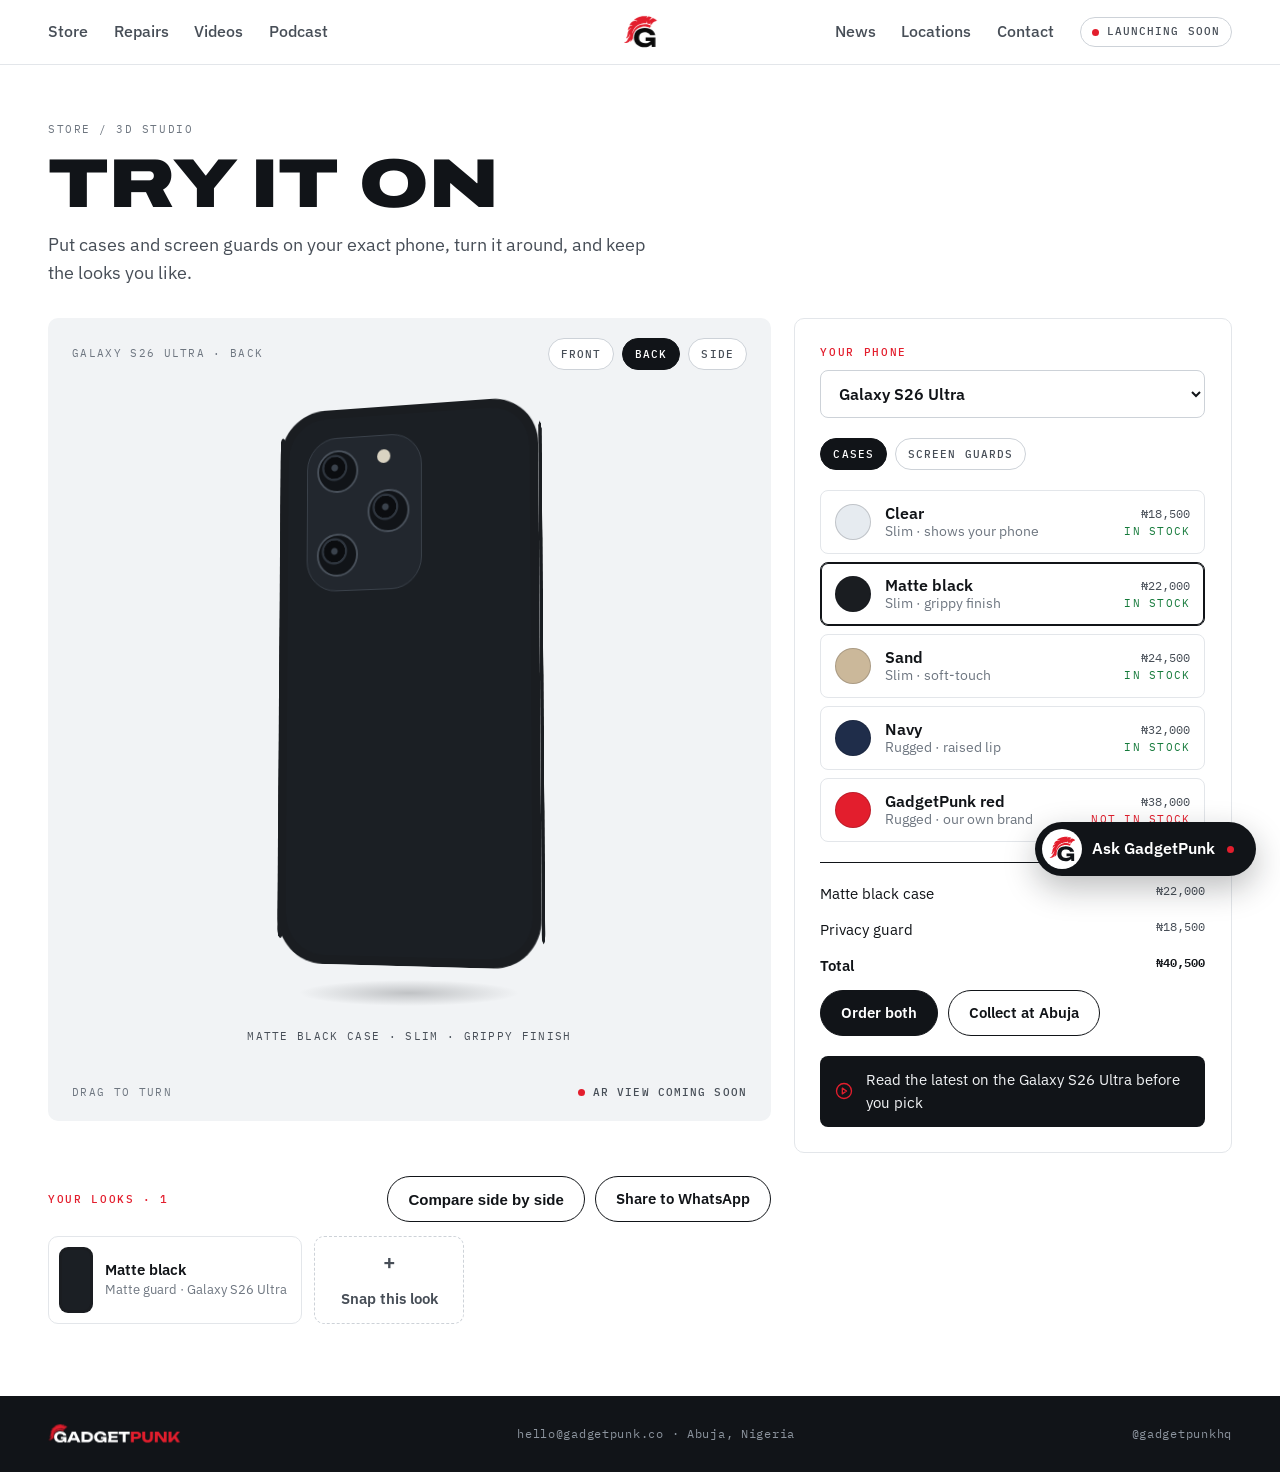
<file: studio/index.html>
<!doctype html>
<html lang="en">
<head>
<meta charset="utf-8">
<meta name="viewport" content="width=device-width, initial-scale=1, viewport-fit=cover">
<title>Try it on · GadgetPunk 3D studio</title>
<meta name="description" content="Put cases and screen guards on your exact phone in 3D, turn it around, and keep the looks you like.">
<meta property="og:type" content="website">
<meta property="og:title" content="Try it on · GadgetPunk 3D studio">
<meta property="og:description" content="Put cases and screen guards on your exact phone in 3D, turn it around, and keep the looks you like.">
<meta name="twitter:card" content="summary">
<meta name="theme-color" content="#FFFFFF">
<link rel="icon" type="image/png" sizes="64x64" href="[data-uri]">
<link rel="preconnect" href="https://fonts.googleapis.com">
<link rel="preconnect" href="https://fonts.gstatic.com" crossorigin>
<link rel="stylesheet" href="https://fonts.googleapis.com/css2?family=Archivo:wdth,wght@62..125,400..900&family=IBM+Plex+Mono:wght@400;500&family=IBM+Plex+Sans:wght@400;500;600;700&display=swap">
<link rel="stylesheet" href="/assets/gp.css">
<link rel="stylesheet" href="/assets/gp-v2.css">
</head>
<body id="top">
<svg class="sprite" aria-hidden="true" focusable="false">
  <defs>
    <path id="gp-plume" d="M-27.07 -16.47C-24.33 -16.82 -21.33 -17.78 -19.3 -18.97C-16.17 -20.8 -11.97 -25.49 -10.63 -28.62C-9.68 -30.87 -9.15 -31.4 -9.21 -30.04C-9.29 -28.35 -9.89 -26.12 -10.75 -24.3C-12.25 -21.15 -11.6 -20.81 -8.55 -23.18C-8.12 -23.51 -7.51 -23.97 -7.2 -24.21C-5.68 -25.35 -3.49 -28.26 -1.85 -31.29C-0.25 -34.25 -0.29 -34.07 -0.2 -37.64C-0.12 -40.95 0.03 -42.75 0.36 -44.46C0.5 -45.18 0.65 -46.12 0.69 -46.55C0.81 -47.63 0.92 -48.12 1.36 -49.53C2.29 -52.51 2.97 -54.48 3.35 -55.34C3.57 -55.85 3.89 -56.61 4.06 -57.02C4.39 -57.84 5.11 -59.25 5.76 -60.33C5.99 -60.72 6.3 -61.24 6.43 -61.48C8.91 -65.89 14.48 -71.57 19.79 -75.1C22.3 -76.76 25.25 -78.31 27.74 -79.24C28.01 -79.34 28.57 -79.57 28.98 -79.75C30.61 -80.46 33.06 -81.2 35.01 -81.58C35.63 -81.7 36.61 -81.9 37.19 -82.02C39.35 -82.48 40.48 -82.61 44.96 -82.92C47 -83.07 50.64 -82.9 54.19 -82.5C57.41 -82.14 62.5 -80.83 65.87 -79.49C67.93 -78.67 68 -78.65 68.55 -78.64C69.42 -78.62 69.6 -78.85 70.48 -81.04C70.74 -81.68 71.22 -82.78 71.55 -83.47C72.88 -86.31 72.83 -86.45 69.85 -87.94C64.43 -90.67 57.16 -92.57 51.15 -92.83C43.81 -93.15 37.56 -92.42 32.07 -90.59C31.6 -90.43 30.82 -90.18 30.34 -90.04C29.58 -89.8 28.01 -89.16 25.7 -88.13C24.62 -87.65 22.92 -86.7 20.12 -85.01C15.51 -82.24 10.26 -77.44 7.2 -73.18C6.87 -72.73 6.44 -72.16 6.24 -71.91C5.84 -71.43 4.67 -69.66 3.8 -68.22C2.85 -66.68 0.45 -61.5 -0.26 -59.51C-0.38 -59.16 -0.6 -58.59 -0.75 -58.23C-0.9 -57.88 -1.14 -57.19 -1.29 -56.71C-1.57 -55.78 -2.02 -54.75 -2.14 -54.75C-2.49 -54.75 -2.47 -56.5 -2.11 -57.88C-1.97 -58.43 -1.78 -59.3 -1.69 -59.81C-1.19 -62.77 1.6 -69.42 3.68 -72.63C3.99 -73.1 4.4 -73.76 4.59 -74.08C4.78 -74.41 5.14 -74.93 5.39 -75.24C5.64 -75.55 6.17 -76.23 6.58 -76.77C6.98 -77.3 7.53 -77.98 7.8 -78.27C8.07 -78.57 8.68 -79.27 9.15 -79.82C12.97 -84.27 19.33 -88.9 25.25 -91.53C26.23 -91.97 27.48 -92.52 28.02 -92.76C29.66 -93.49 32.63 -94.4 35.01 -94.92C35.54 -95.03 36.47 -95.24 37.06 -95.39C37.66 -95.53 38.46 -95.69 38.85 -95.73C39.24 -95.78 39.85 -95.87 40.21 -95.93C40.57 -95.99 41.34 -96.08 41.92 -96.14C42.51 -96.2 43.41 -96.3 43.92 -96.36C45.53 -96.55 46.83 -96.58 49.28 -96.47C53.63 -96.28 53.68 -96.3 54.34 -98.75C54.82 -100.52 55.94 -103.15 56.47 -103.76C57.11 -104.5 57.19 -104 56.77 -101.92C56.53 -100.67 56.46 -100.13 56.29 -97.93C56.14 -95.86 56.23 -95.8 60.61 -94.91C62.05 -94.62 63.36 -94.26 64.53 -93.84C67.4 -92.79 67.72 -92.9 69.31 -95.53C70.17 -96.96 70.93 -97.9 72.1 -99C73.07 -99.91 73.27 -99.84 72.76 -98.77C72.6 -98.43 71.99 -97.17 71.41 -95.96C69.46 -91.9 69.47 -91.84 72.16 -90.66C73.49 -90.08 73.91 -90.02 74.43 -90.33C74.79 -90.53 74.75 -90.48 76.72 -93.5C79.23 -97.33 83.5 -101.02 88.11 -103.34C90.33 -104.45 91.21 -104.79 94.52 -105.82C96.4 -106.41 96.77 -106.96 95.93 -107.9C95.49 -108.41 93.4 -110.16 92.54 -110.75C92.14 -111.04 91.55 -111.47 91.24 -111.71C90.93 -111.95 90.35 -112.37 89.94 -112.64C89.53 -112.9 88.82 -113.38 88.37 -113.69C85.56 -115.67 82.89 -117.05 81.86 -117.05C78.57 -117.04 73.48 -114.22 69.22 -110.04C68.19 -109.03 67.54 -108.7 67.54 -109.17C67.54 -110.7 70.89 -115.21 74.12 -118.03C75.39 -119.14 75.54 -119.33 75.49 -119.77C75.41 -120.38 74 -121.13 71.89 -121.66C71.4 -121.79 70.35 -122.11 69.56 -122.37C68.76 -122.64 67.64 -122.96 67.06 -123.09C66.49 -123.21 65.61 -123.42 65.12 -123.54C63.41 -123.97 62.88 -123.86 61.16 -122.71C59.81 -121.81 58.7 -120.67 56.97 -118.42C55.61 -116.67 55.18 -116.51 55.4 -117.84C55.63 -119.27 56.28 -120.87 57.4 -122.74C58.55 -124.67 58.32 -124.89 54.8 -125.21C49.36 -125.69 41.43 -125.41 36.91 -124.58C36.07 -124.42 35.07 -124.25 34.68 -124.2C33.7 -124.08 32.23 -123.76 30.43 -123.28C29.59 -123.06 28.54 -122.79 28.11 -122.68C26.74 -122.36 24.58 -121.68 23.56 -121.26C23.03 -121.03 22.26 -120.75 21.85 -120.62C20.61 -120.24 15.18 -117.79 14.1 -117.13C13.92 -117.01 13.16 -116.58 12.43 -116.17C8.21 -113.82 3.36 -110.34 2.81 -109.28C2.44 -108.56 2.74 -108.45 5.19 -108.39C8.2 -108.32 9.54 -108.15 11.16 -107.63C11.61 -107.49 12.22 -107.3 12.52 -107.22C14.41 -106.66 17.01 -105.21 17.01 -104.71C17.01 -104.45 16.8 -104.48 14.65 -104.97C11.8 -105.62 9.39 -105.88 7.46 -105.73C4.26 -105.49 4.13 -105.46 1.51 -104.65C-2.36 -103.43 -6.53 -100.59 -8.71 -97.66C-9.43 -96.69 -10.95 -94.45 -11.54 -93.46C-11.77 -93.09 -12.12 -92.52 -12.33 -92.19C-14.2 -89.22 -14.52 -88.51 -14.25 -87.99C-14.05 -87.6 -13.39 -87.58 -12.5 -87.95C-12.04 -88.13 -9.83 -88.77 -9.03 -88.94C-7.62 -89.25 -4.15 -89.53 -3.19 -89.41C-1.74 -89.22 -2.53 -88.76 -5.86 -87.83C-6.56 -87.64 -8.28 -86.96 -9.59 -86.37C-10.59 -85.92 -12.97 -84.36 -14.08 -83.42C-16.21 -81.63 -17.32 -80.36 -18.24 -78.67C-19.18 -76.94 -19.23 -76.8 -19.57 -75.28C-19.69 -74.74 -19.99 -73.52 -20.23 -72.56C-20.89 -70.01 -20.99 -69.05 -20.62 -68.68C-20.28 -68.34 -19.8 -68.58 -19.03 -69.49C-16.82 -72.1 -14.4 -73.77 -10.31 -75.55C-9.38 -75.96 -7.36 -76.42 -7.36 -76.22C-7.36 -76.05 -8.15 -75.44 -9.67 -74.46C-11.17 -73.49 -13.2 -71.74 -15.02 -69.87C-16.96 -67.87 -19.45 -63.61 -20.38 -60.71C-20.95 -58.94 -21.51 -56.33 -21.81 -54.07C-21.93 -53.15 -22.12 -51.93 -22.22 -51.35C-22.33 -50.78 -22.48 -49.77 -22.56 -49.11C-22.64 -48.45 -22.79 -47.65 -22.88 -47.32C-22.98 -47 -23.25 -46.09 -23.48 -45.31C-24.2 -42.87 -24.77 -41.39 -25.37 -40.46C-25.57 -40.14 -25.84 -39.69 -25.95 -39.47C-26.26 -38.85 -26.65 -38.31 -27.32 -37.57C-29.13 -35.57 -28.03 -34.83 -24.79 -35.89C-20.85 -37.18 -17.87 -40.33 -15.37 -45.84C-12.69 -51.77 -11.64 -53.69 -11.26 -53.32C-11.07 -53.12 -11.57 -51.37 -12.31 -49.6C-12.43 -49.34 -12.63 -48.65 -12.77 -48.08C-13.2 -46.35 -14.11 -43.51 -14.56 -42.52C-14.71 -42.22 -14.97 -41.6 -15.15 -41.16C-16.12 -38.8 -17.38 -36.82 -18.94 -35.22C-20.11 -34.02 -20.01 -34.21 -21.33 -30.88C-21.86 -29.56 -22.77 -27.86 -23.48 -26.87C-26.07 -23.3 -29.67 -20.55 -34.08 -18.77C-36.94 -17.61 -36.2 -16.9 -31.46 -16.27C-30.61 -16.15 -29.02 -16.23 -27.07 -16.47Z"/>
    <path id="gp-g" d="M83.8 -32.48C83.61 -27.97 82.7 -23.67 81.07 -19.57C79.44 -15.47 77.07 -11.82 73.97 -8.63C70.87 -5.44 67.01 -2.93 62.38 -1.1C57.75 0.73 52.35 1.64 46.16 1.64C40.31 1.64 34.82 0.78 29.69 -0.94C24.56 -2.66 20.06 -5.18 16.17 -8.51C12.28 -11.84 9.25 -15.93 7.06 -20.79C4.87 -25.65 3.78 -31.22 3.78 -37.5C3.78 -43.78 4.88 -49.35 7.08 -54.21C9.28 -59.07 12.36 -63.16 16.32 -66.49C20.28 -69.82 24.89 -72.34 30.14 -74.06C35.39 -75.78 41.11 -76.64 47.28 -76.64C55.55 -76.64 62.68 -75.37 68.69 -72.83C74.7 -70.29 79.54 -66.81 83.21 -62.4C86.88 -57.99 89.24 -52.9 90.28 -47.14L69.38 -47.14C68.73 -49.67 67.38 -51.85 65.35 -53.67C63.32 -55.49 60.78 -56.89 57.74 -57.87C54.7 -58.85 51.24 -59.34 47.36 -59.34C42.69 -59.34 38.66 -58.52 35.26 -56.87C31.86 -55.22 29.24 -52.79 27.39 -49.56C25.54 -46.33 24.62 -42.31 24.62 -37.5C24.62 -32.65 25.62 -28.55 27.61 -25.22C29.6 -21.89 32.44 -19.38 36.13 -17.7C39.82 -16.02 44.17 -15.18 49.2 -15.18C54.07 -15.18 58.36 -15.87 62.08 -17.25C65.8 -18.63 68.78 -20.64 71.01 -23.29C73.24 -25.94 74.54 -29.15 74.9 -32.92ZM51.2 -24.2L51.2 -38.82L90.96 -38.82L90.96 0L76.3 0L73.38 -29.66L77.32 -24.2Z"/>
    <path id="gp-l-a" d="M116.54 -14.44L116.54 -31.1L168.16 -31.1L168.16 -14.44ZM156.38 -75L190.52 0L168.38 0L139.76 -66.16L145.76 -66.16L117.14 0L95 0L129.14 -75Z"/>
    <path id="gp-l-d" d="M235 -75C243.89 -75 251.68 -73.44 258.35 -70.33C265.02 -67.22 270.22 -62.85 273.94 -57.24C277.66 -51.63 279.52 -45.05 279.52 -37.5C279.52 -29.99 277.66 -23.42 273.94 -17.79C270.22 -12.16 265.02 -7.78 258.35 -4.67C251.68 -1.56 243.89 -0 235 0L197.56 0L197.56 -75ZM218.2 -8.74L208.32 -18.44L236.56 -18.44C241.05 -18.44 244.95 -19.22 248.25 -20.79C251.55 -22.36 254.09 -24.57 255.88 -27.43C257.67 -30.29 258.56 -33.65 258.56 -37.5C258.56 -41.42 257.67 -44.79 255.88 -47.62C254.09 -50.45 251.55 -52.64 248.25 -54.21C244.95 -55.78 241.05 -56.56 236.56 -56.56L208.32 -56.56L218.2 -66.26Z"/>
    <path id="gp-l-g" d="M367 -32.48C366.81 -27.97 365.9 -23.67 364.27 -19.57C362.64 -15.47 360.27 -11.82 357.17 -8.63C354.07 -5.44 350.21 -2.93 345.58 -1.1C340.95 0.73 335.55 1.64 329.36 1.64C323.51 1.64 318.02 0.78 312.89 -0.94C307.76 -2.66 303.26 -5.18 299.37 -8.51C295.48 -11.84 292.45 -15.93 290.26 -20.79C288.07 -25.65 286.98 -31.22 286.98 -37.5C286.98 -43.78 288.08 -49.35 290.28 -54.21C292.48 -59.07 295.56 -63.16 299.52 -66.49C303.48 -69.82 308.09 -72.34 313.34 -74.06C318.59 -75.78 324.31 -76.64 330.48 -76.64C338.75 -76.64 345.88 -75.37 351.89 -72.83C357.9 -70.29 362.74 -66.81 366.41 -62.4C370.08 -57.99 372.44 -52.9 373.48 -47.14L352.58 -47.14C351.93 -49.67 350.58 -51.85 348.55 -53.67C346.52 -55.49 343.98 -56.89 340.94 -57.87C337.9 -58.85 334.44 -59.34 330.56 -59.34C325.89 -59.34 321.86 -58.52 318.46 -56.87C315.06 -55.22 312.44 -52.79 310.59 -49.56C308.74 -46.33 307.82 -42.31 307.82 -37.5C307.82 -32.65 308.82 -28.55 310.81 -25.22C312.8 -21.89 315.64 -19.38 319.33 -17.7C323.02 -16.02 327.37 -15.18 332.4 -15.18C337.27 -15.18 341.56 -15.87 345.28 -17.25C349 -18.63 351.98 -20.64 354.21 -23.29C356.44 -25.94 357.74 -29.15 358.1 -32.92ZM334.4 -24.2L334.4 -38.82L374.16 -38.82L374.16 0L359.5 0L356.58 -29.66L360.52 -24.2Z"/>
    <path id="gp-l-e" d="M450.66 -45.04L450.66 -29.96L395.8 -29.96L395.8 -45.04ZM409.9 -37.5L405.02 -7.36L396.62 -16.8L454.04 -16.8L454.04 0L384.32 0L390.02 -37.5L384.32 -75L453.54 -75L453.54 -58.2L396.62 -58.2L405.02 -67.64Z"/>
    <path id="gp-l-t" d="M488.6 -65.9L509.36 -65.9L509.36 0L488.6 0ZM460 -75L537.96 -75L537.96 -56.56L460 -56.56Z"/>
    <path id="gp-l-p" d="M588.96 -75C595.28 -75 600.71 -73.93 605.25 -71.79C609.79 -69.65 613.27 -66.64 615.68 -62.75C618.09 -58.86 619.3 -54.33 619.3 -49.14C619.3 -43.95 618.09 -39.42 615.68 -35.53C613.27 -31.64 609.79 -28.63 605.25 -26.49C600.71 -24.35 595.28 -23.28 588.96 -23.28L556.46 -23.28L556.46 -39.9L587.74 -39.9C591.07 -39.9 593.67 -40.72 595.54 -42.36C597.41 -44 598.34 -46.26 598.34 -49.14C598.34 -52.06 597.41 -54.33 595.54 -55.95C593.67 -57.57 591.07 -58.38 587.74 -58.38L558.3 -58.38L567.62 -67.98L567.62 0L546.86 0L546.86 -75Z"/>
    <path id="gp-l-u" d="M648.02 -33.52C648.02 -30.09 648.67 -27.14 649.97 -24.65C651.27 -22.16 653.19 -20.25 655.74 -18.9C658.29 -17.55 661.43 -16.88 665.18 -16.88C668.99 -16.88 672.17 -17.54 674.7 -18.87C677.23 -20.2 679.14 -22.11 680.42 -24.62C681.7 -27.13 682.34 -30.09 682.34 -33.52L682.34 -75L703.1 -75L703.1 -32.48C703.1 -25.64 701.52 -19.67 698.36 -14.56C695.2 -9.45 690.78 -5.48 685.11 -2.63C679.44 0.22 672.79 1.64 665.18 1.64C657.63 1.64 651.02 0.22 645.33 -2.63C639.64 -5.48 635.21 -9.45 632.03 -14.56C628.85 -19.67 627.26 -25.64 627.26 -32.48L627.26 -75L648.02 -75Z"/>
    <path id="gp-l-n" d="M785.56 -14.48L779.2 -13.22L779.2 -75L799.32 -75L799.32 0L773.22 0L729.86 -61.72L736.18 -62.98L736.18 0L716.06 0L716.06 -75L742.92 -75Z"/>
    <path id="gp-l-k" d="M813.26 0L813.26 -75L833.9 -75L833.9 -16.5L828.4 -20.8L870.86 -75L892.78 -75L832.02 0ZM849.14 -35.78L864.26 -48.36L893.82 0L870.26 0Z"/>
    <clipPath id="gp-out"><rect x="91.56" y="-300" width="1400" height="600"/></clipPath>
  </defs>
</svg>

<div class="sentinel" id="topSentinel" aria-hidden="true"></div>

<header class="top is-mark" id="siteTop">
  <div class="wrap top-inner">
    <nav class="nav" aria-label="Shop and watch">
      <a href="/studio/">Store</a>
      <a href="/repair/">Repairs</a>
      <a href="/#media">Videos</a>
      <a href="/#podcast">Podcast</a>
    </nav>
    <button class="menu-btn" type="button" data-menu aria-controls="menu" aria-expanded="false" aria-label="Open menu">
      <svg viewBox="0 0 24 24" fill="none" stroke="currentColor" stroke-width="1.8" stroke-linecap="round" aria-hidden="true"><path d="M4 7h16M4 12h16M4 17h16"/></svg>
    </button>
    <a class="brand" href="/" aria-label="GadgetPunk home">
      <svg class="gpl gpl-hdr gpl-slide brand-word is-anim" viewBox="-39.76 -129.44 937.58 135.08" aria-hidden="true" focusable="false"><mask id="gpm-hw" maskUnits="userSpaceOnUse" x="-300" y="-300" width="700" height="600"><path class="gpl-arc" d="M142.48 -68.4A100 100 0 1 0 -31.43 24.07" pathLength="1" fill="none" stroke="#fff" stroke-width="200"/></mask><g class="gpl-move"><g mask="url(#gpm-hw)"><use class="gpl-plume" href="#gp-plume"/></g><use class="gpl-g" href="#gp-g"/><g clip-path="url(#gp-out)"><use class="gpl-l" href="#gp-l-a" style="--o:0s;--c:0.49s"/><use class="gpl-l" href="#gp-l-d" style="--o:0.07s;--c:0.435s"/><use class="gpl-l" href="#gp-l-g" style="--o:0.14s;--c:0.38s"/><use class="gpl-l" href="#gp-l-e" style="--o:0.21s;--c:0.325s"/><use class="gpl-l" href="#gp-l-t" style="--o:0.28s;--c:0.27s"/><use class="gpl-l gpl-red" href="#gp-l-p" style="--o:0.41s;--c:0.165s"/><use class="gpl-l gpl-red" href="#gp-l-u" style="--o:0.48s;--c:0.11s"/><use class="gpl-l gpl-red" href="#gp-l-n" style="--o:0.55s;--c:0.055s"/><use class="gpl-l gpl-red" href="#gp-l-k" style="--o:0.62s;--c:0s"/></g></g></svg>
    </a>
    <nav class="nav nav-r" aria-label="News and contact">
      <a href="/news/">News</a>
      <a href="/locations/">Locations</a>
      <a href="#contact">Contact</a>
      <span class="pill"><span class="dot"></span>Launching soon</span>
    </nav>
    <span class="pill pill-mobile"><span class="dot"></span>Launching soon</span>
  </div>
</header>

<aside class="drawer" id="menu" aria-hidden="true" data-wide="(min-width: 1021px)">
  <div class="drawer-bg" data-close></div>
  <div class="drawer-panel" role="dialog" aria-modal="true" aria-label="Menu">
    <div class="drawer-top">
      <button class="close-btn" id="menuClose" type="button" aria-label="Close menu">
        <svg viewBox="0 0 24 24" fill="none" stroke="currentColor" stroke-width="1.8" stroke-linecap="round" aria-hidden="true"><path d="M6 6l12 12M18 6L6 18"/></svg>
      </button>
      <svg class="gpl gpl-once logo" viewBox="-39.76 -129.44 937.58 135.08" aria-hidden="true" focusable="false"><mask id="gpm-dr" maskUnits="userSpaceOnUse" x="-300" y="-300" width="700" height="600"><path class="gpl-arc" d="M142.48 -68.4A100 100 0 1 0 -31.43 24.07" pathLength="1" fill="none" stroke="#fff" stroke-width="200"/></mask><g class="gpl-move"><g mask="url(#gpm-dr)"><use class="gpl-plume" href="#gp-plume"/></g><use class="gpl-g" href="#gp-g"/><g clip-path="url(#gp-out)"><use class="gpl-l" href="#gp-l-a" style="--o:0s"/><use class="gpl-l" href="#gp-l-d" style="--o:0.07s"/><use class="gpl-l" href="#gp-l-g" style="--o:0.14s"/><use class="gpl-l" href="#gp-l-e" style="--o:0.21s"/><use class="gpl-l" href="#gp-l-t" style="--o:0.28s"/><use class="gpl-l gpl-red" href="#gp-l-p" style="--o:0.41s"/><use class="gpl-l gpl-red" href="#gp-l-u" style="--o:0.48s"/><use class="gpl-l gpl-red" href="#gp-l-n" style="--o:0.55s"/><use class="gpl-l gpl-red" href="#gp-l-k" style="--o:0.62s"/></g></g></svg>
    </div>
    <nav class="drawer-nav" aria-label="Sections">
      <a href="/studio/">Store</a>
      <a href="/repair/">Repairs</a>
      <a href="/#media">Videos</a>
      <a href="/#podcast">Podcast</a>
      <a href="/news/">News</a>
      <a href="/locations/">Locations</a>
      <a href="#contact">Contact</a>
    </nav>
    <div class="drawer-socials">
      <a href="https://www.youtube.com/@gadgetpunkhq" target="_blank" rel="noopener">YouTube</a>
      <a href="https://www.instagram.com/gadgetpunkhq" target="_blank" rel="noopener">Instagram</a>
      <a href="https://www.tiktok.com/@gadgetpunkhq" target="_blank" rel="noopener">TikTok</a>
      <a href="https://x.com/gadgetpunkhq" target="_blank" rel="noopener">X</a>
    </div>
  </div>
</aside>

<main class="wrap">
  <div class="page-head">
    <p class="crumb"><a href="/#store">Store</a> / 3D studio</p>
    <h1 class="wide page-title">Try it on</h1>
    <p class="page-lede">Put cases and screen guards on your exact phone, turn it around, and keep the looks you like.</p>
  </div>

  <div class="studio">
    <div class="stage">
      <div class="stage-top">
        <span class="hint" id="stHint">Galaxy S26 Ultra · Back</span>
        <div class="tabs" role="group" aria-label="View">
          <button type="button" class="chip" data-view="front">Front</button>
          <button type="button" class="chip on" data-view="back">Back</button>
          <button type="button" class="chip" data-view="side">Side</button>
        </div>
      </div>
      <div style="display:flex; flex-direction:column; align-items:center">
        <div class="persp" style="padding: 80px 0 20px">
          <div class="ph3d" id="ph" role="img" aria-label="3D preview of your phone with the chosen case and screen guard">
            <div class="face back" id="phBack">
              <div style="position:relative; width:100%; height:100%; border-radius:40px" id="phBody">
                <div style="position:absolute; top:20px; left:20px; width:122px; height:158px; border-radius:32px; background:#22272E; border:1px solid #3A414A">
                  <span class="lens" style="left:10px; top:12px"></span>
                  <span class="lens" style="left:10px; top:98px"></span>
                  <span class="lens" style="left:64px; top:55px"></span>
                  <span style="position:absolute; left:74px; top:14px; width:14px; height:14px; border-radius:50%; background:#D9D3C2"></span>
                </div>
                <svg id="phMark" viewBox="-39.76 -129.44 135.08 135.08" aria-hidden="true" style="position:absolute; left:50%; bottom:64px; width:48px; margin-left:-24px; opacity:0"><use href="#gp-plume" style="fill:#FFFFFF"/><use href="#gp-g" style="fill:#FFFFFF"/></svg>
              </div>
            </div>
            <div class="face front" id="phFront">
              <div style="position:relative; width:100%; height:100%; border-radius:42px; background:#14171B; padding:7px; box-sizing:border-box">
                <div style="position:relative; width:100%; height:100%; border-radius:36px; overflow:hidden; background: radial-gradient(120% 80% at 80% 10%, #3A1418 0%, #111418 55%)">
                  <span style="position:absolute; top:14px; left:50%; width:84px; height:24px; margin-left:-42px; border-radius:12px; background:#000"></span>
                  <div id="phGuard" style="position:absolute; inset:0"></div>
                </div>
              </div>
            </div>
            <span class="edge r" id="phEdgeR"></span>
            <span class="edge l" id="phEdgeL"></span>
          </div>
        </div>
        <div class="shadow-floor" aria-hidden="true"></div>
        <p class="guard-note" id="stNote"></p>
      </div>
      <div class="stage-bot">
        <span class="hint">Drag to turn</span>
        <span class="status"><span class="dot"></span>AR view coming soon</span>
      </div>
    </div>

    <aside class="panel" aria-label="Choose accessories">
      <div class="field">
        <label class="label" for="dev">Your phone</label>
        <select class="select" id="dev"></select>
      </div>
      <div class="tabs" role="group" aria-label="Accessory type">
        <button type="button" class="chip on" data-tab="cases">Cases</button>
        <button type="button" class="chip" data-tab="guards">Screen guards</button>
      </div>
      <ul class="opts" id="opts"></ul>
      <div class="sum">
        <div class="sum-row"><span id="sumCase"></span><span class="price" id="sumCaseP"></span></div>
        <div class="sum-row"><span id="sumGuard"></span><span class="price" id="sumGuardP"></span></div>
        <div class="sum-row" style="font-weight:600"><span>Total</span><span class="price" id="sumTotal" style="color:var(--ink)"></span></div>
        <p class="warn" id="oosWarn" hidden></p>
        <div class="btn-row" id="ctaIn"><a class="btn" id="orderBtn" href="#">Order both</a><a class="btn ghost" href="/locations/">Collect at Abuja</a></div>
        <div class="btn-row" id="ctaOut" hidden><a class="btn red" id="reqBtn" href="/request/">Request it</a></div>
      </div>
      <a class="seen" href="/news/"><svg viewBox="0 0 24 24" fill="none" stroke="currentColor" stroke-width="1.6" stroke-linecap="round" stroke-linejoin="round" aria-hidden="true"><circle cx="12" cy="12" r="9"/><path d="M10 8.5l5 3.5-5 3.5z"/></svg><span id="seenTxt">Read the latest on your phone before you pick</span></a>
    </aside>

    <div class="tray" id="tray">
      <div style="display:flex; justify-content:space-between; align-items:center; gap:12px; flex-wrap:wrap">
        <p class="label" id="trayLabel">Your looks</p>
        <div class="btn-row"><button type="button" class="btn ghost" id="cmpBtn">Compare side by side</button><a class="btn ghost" id="shareBtn" href="#" target="_blank" rel="noopener">Share to WhatsApp</a></div>
      </div>
      <div class="tray-row" id="trayRow"></div>
    </div>
  </div>
</main>

<footer class="foot wrap" id="contact">
  <svg class="gpl gpl-once" viewBox="-39.76 -129.44 937.58 135.08" role="img" aria-label="GadgetPunk"><mask id="gpm-ft" maskUnits="userSpaceOnUse" x="-300" y="-300" width="700" height="600"><path class="gpl-arc" d="M142.48 -68.4A100 100 0 1 0 -31.43 24.07" pathLength="1" fill="none" stroke="#fff" stroke-width="200"/></mask><g class="gpl-move"><g mask="url(#gpm-ft)"><use class="gpl-plume" href="#gp-plume"/></g><use class="gpl-g" href="#gp-g"/><g clip-path="url(#gp-out)"><use class="gpl-l" href="#gp-l-a" style="--o:0s"/><use class="gpl-l" href="#gp-l-d" style="--o:0.07s"/><use class="gpl-l" href="#gp-l-g" style="--o:0.14s"/><use class="gpl-l" href="#gp-l-e" style="--o:0.21s"/><use class="gpl-l" href="#gp-l-t" style="--o:0.28s"/><use class="gpl-l gpl-red" href="#gp-l-p" style="--o:0.41s"/><use class="gpl-l gpl-red" href="#gp-l-u" style="--o:0.48s"/><use class="gpl-l gpl-red" href="#gp-l-n" style="--o:0.55s"/><use class="gpl-l gpl-red" href="#gp-l-k" style="--o:0.62s"/></g></g></svg>
  <span><a href="mailto:hello@gadgetpunk.co">hello@gadgetpunk.co</a> · Abuja, Nigeria</span>
  <span>@gadgetpunkhq</span>
</footer>

<a class="fab" href="/repair/" aria-label="Ask the GadgetPunk assistant"><span class="fab-ic"><svg viewBox="-39.76 -129.44 135.08 135.08" aria-hidden="true" focusable="false"><use href="#gp-plume" style="fill:#E31E2D"/><use href="#gp-g" style="fill:#111418"/></svg></span><span class="lbl">Ask GadgetPunk</span><span class="dot"></span></a>
<script src="/assets/gp.js"></script>
<script>

(function () {
  "use strict";
  var DEVICES = ["iPhone 18 Pro", "iPhone 18 Pro Max", "iPhone 17", "Galaxy S26 Ultra", "Galaxy S26", "Galaxy A57", "Pixel 10 Pro", "Tecno Camon 40 Pro", "Infinix Note 50 Pro"];
  var CASES = [
    { id: "clear", name: "Clear", sub: "Slim · shows your phone", color: "rgba(214,222,230,.6)", price: 18500, ok: true },
    { id: "black", name: "Matte black", sub: "Slim · grippy finish", color: "#1A1D21", price: 22000, ok: true },
    { id: "sand", name: "Sand", sub: "Slim · soft-touch", color: "#CBB89A", price: 24500, ok: true },
    { id: "navy", name: "Navy", sub: "Rugged · raised lip", color: "#1F2D4A", price: 32000, ok: true },
    { id: "gpred", name: "GadgetPunk red", sub: "Rugged · our own brand", color: "#E31E2D", price: 38000, ok: false }
  ];
  var GUARDS = [
    { id: "clear", name: "Clear glass", sub: "Edge to edge, invisible", color: "linear-gradient(135deg,#F7F9FB,#DDE3E9)", price: 12000,
      layer: "linear-gradient(115deg, transparent 38%, rgba(255,255,255,.22) 48%, transparent 58%)", note: "Clear glass · full glare, full colour" },
    { id: "matte", name: "Matte", sub: "Cuts glare and fingerprints", color: "linear-gradient(135deg,#E9ECEF,#C9CFD5)", price: 15000,
      layer: "rgba(255,255,255,.10)", note: "Matte · no reflections, slightly softer image" },
    { id: "privacy", name: "Privacy", sub: "Goes dark from the side", color: "linear-gradient(90deg,#111418,#5D646D,#111418)", price: 18500,
      layer: "linear-gradient(90deg, rgba(0,0,0,.82), rgba(0,0,0,.05) 50%, rgba(0,0,0,.82))", note: "Privacy · clear head-on, dark from the side" }
  ];
  var VIEWS = { front: -16, back: 164, side: 90 };
  var $ = function (id) { return document.getElementById(id); };
  var naira = function (n) { return "₦" + n.toLocaleString("en-NG"); };

  var s = { dev: "Galaxy S26 Ultra", tab: "cases", caseId: "black", guardId: "privacy", angle: VIEWS.back, snaps: [] };
  try { var saved = JSON.parse(localStorage.getItem("gp-looks") || "[]"); if (Array.isArray(saved)) s.snaps = saved; } catch (e) {}
  if (!s.snaps.length) s.snaps = [{ dev: "Galaxy S26 Ultra", caseName: "Matte black", guardName: "Matte", color: "#1A1D21" }];
  var qp = new URLSearchParams(location.search);
  if (qp.get("phone") && DEVICES.indexOf(qp.get("phone")) > -1) s.dev = qp.get("phone");

  var sel = $("dev");
  DEVICES.forEach(function (d) { var o = document.createElement("option"); o.value = d; o.textContent = d; sel.appendChild(o); });
  sel.value = s.dev;
  sel.addEventListener("change", function () { s.dev = sel.value; render(); });

  function cur() {
    return { c: CASES.filter(function (x) { return x.id === s.caseId; })[0], g: GUARDS.filter(function (x) { return x.id === s.guardId; })[0] };
  }
  function viewName() {
    var a = ((s.angle % 360) + 360) % 360;
    if (a > 60 && a < 120) return "Side";
    if (a > 240 && a < 300) return "Side";
    return (a >= 120 && a <= 240) ? "Back" : "Front";
  }
  function setAngle(a) { s.angle = a; $("ph").style.transform = "rotateX(5deg) rotateY(" + a + "deg)"; renderMeta(); }

  function renderMeta() {
    var k = cur(), v = viewName();
    $("stHint").textContent = s.dev + " · " + v;
    $("stNote").textContent = v === "Front" ? k.g.note : (k.c.name + " case · " + k.c.sub);
    [].forEach.call(document.querySelectorAll("[data-view]"), function (b) { b.classList.toggle("on", b.getAttribute("data-view").toLowerCase() === v.toLowerCase()); });
  }

  function opt(x, on, stock) {
    var li = document.createElement("li");
    li.innerHTML = '<button type="button" class="opt' + (on ? " sel" : "") + '" aria-pressed="' + on + '"><span class="sw"></span><span><span class="opt-n" style="display:block"></span><span class="opt-s" style="display:block"></span></span><span class="opt-r"><span class="price" style="display:block"></span><span style="display:block"></span></span></button>';
    var b = li.firstChild;
    b.querySelector(".sw").style.background = x.color;
    b.querySelector(".opt-n").textContent = x.name;
    b.querySelector(".opt-s").textContent = x.sub;
    b.querySelector(".price").textContent = naira(x.price);
    var st = b.querySelector(".opt-r span:last-child");
    st.textContent = stock ? "In stock" : "Not in stock";
    st.className = stock ? "instock" : "oos";
    return li;
  }

  function render() {
    var k = cur(), c = k.c, g = k.g;
    var body = c.id === "clear" ? "#3A414A" : "#1B1F24";
    $("phBack").style.background = c.color; $("phFront").style.background = c.color;
    $("phEdgeR").style.background = c.color; $("phEdgeL").style.background = c.color;
    $("phBody").style.background = body;
    $("phMark").style.opacity = c.id === "gpred" ? 1 : 0;
    $("phGuard").style.background = g.layer;

    var ul = $("opts"); ul.innerHTML = "";
    (s.tab === "cases" ? CASES : GUARDS).forEach(function (x) {
      var on = s.tab === "cases" ? x.id === s.caseId : x.id === s.guardId;
      var li = opt(x, on, s.tab === "cases" ? x.ok : true);
      li.firstChild.addEventListener("click", function () {
        if (s.tab === "cases") { s.caseId = x.id; if (viewName() === "Front") setAngle(VIEWS.back); }
        else { s.guardId = x.id; if (viewName() !== "Front") setAngle(VIEWS.front); }
        render();
      });
      ul.appendChild(li);
    });
    [].forEach.call(document.querySelectorAll("[data-tab]"), function (b) { b.classList.toggle("on", b.getAttribute("data-tab") === s.tab); });

    $("sumCase").textContent = c.name + " case"; $("sumCaseP").textContent = naira(c.price);
    $("sumGuard").textContent = g.name + " guard"; $("sumGuardP").textContent = naira(g.price);
    $("sumTotal").textContent = naira(c.price + g.price);
    $("oosWarn").hidden = c.ok; $("ctaOut").hidden = c.ok; $("ctaIn").hidden = !c.ok;
    $("oosWarn").textContent = "The " + c.name + " case isn't in stock. Request it and we'll tell you when we can get it.";
    $("reqBtn").href = "/request/?item=" + encodeURIComponent(c.name + " case") + "&for=" + encodeURIComponent(s.dev) + "&price=" + c.price;
    $("orderBtn").href = "mailto:hello@gadgetpunk.co?subject=" + encodeURIComponent("Order: " + c.name + " case + " + g.name + " guard") +
      "&body=" + encodeURIComponent("Phone: " + s.dev + "\nCase: " + c.name + " (" + naira(c.price) + ")\nScreen guard: " + g.name + " (" + naira(g.price) + ")\nTotal: " + naira(c.price + g.price) + "\n\nName:\nPhone number:\nCollect at Abuja or deliver to:");
    $("seenTxt").textContent = "Read the latest on the " + s.dev + " before you pick";
    renderMeta(); renderTray();
  }

  function renderTray() {
    $("trayLabel").textContent = "Your looks · " + s.snaps.length;
    var row = $("trayRow"); row.innerHTML = "";
    s.snaps.forEach(function (x) {
      var d = document.createElement("div"); d.className = "snap";
      d.innerHTML = '<div class="snap-ph"><span></span></div><div><p class="snap-n"></p><p class="snap-s"></p></div>';
      d.querySelector(".snap-ph").style.background = x.color;
      d.querySelector(".snap-n").textContent = x.caseName;
      d.querySelector(".snap-s").textContent = x.guardName + " guard · " + x.dev;
      row.appendChild(d);
    });
    var add = document.createElement("button"); add.type = "button"; add.className = "snap-add";
    add.innerHTML = '<span aria-hidden="true" style="font-size:1.3rem; line-height:1">+</span><span>Snap this look</span>';
    add.addEventListener("click", function () {
      var k = cur();
      s.snaps.push({ dev: s.dev, caseName: k.c.name, guardName: k.g.name, color: k.c.color });
      try { localStorage.setItem("gp-looks", JSON.stringify(s.snaps.slice(-12))); } catch (e) {}
      renderTray();
    });
    row.appendChild(add);
    var txt = "My GadgetPunk looks:\n" + s.snaps.map(function (x) { return "- " + x.dev + ": " + x.caseName + " case, " + x.guardName + " guard"; }).join("\n") + "\nWhich one? https://gadgetpunk.co/studio/";
    $("shareBtn").href = "https://wa.me/?text=" + encodeURIComponent(txt);
  }

  [].forEach.call(document.querySelectorAll("[data-tab]"), function (b) {
    b.addEventListener("click", function () { s.tab = b.getAttribute("data-tab"); setAngle(s.tab === "guards" ? VIEWS.front : VIEWS.back); render(); });
  });
  [].forEach.call(document.querySelectorAll("[data-view]"), function (b) {
    b.addEventListener("click", function () { setAngle(VIEWS[b.getAttribute("data-view")]); });
  });
  $("cmpBtn").addEventListener("click", function () {
    var big = $("tray").classList.toggle("big");
    $("cmpBtn").textContent = big ? "Back to small" : "Compare side by side";
  });

  var ph = $("ph"), sx = 0, sa = 0, drag = false;
  ph.addEventListener("pointerdown", function (e) { drag = true; sx = e.clientX; sa = s.angle; ph.classList.add("dragging"); ph.setPointerCapture(e.pointerId); });
  ph.addEventListener("pointermove", function (e) { if (drag) setAngle(sa + (e.clientX - sx) * 0.6); });
  function end() { drag = false; ph.classList.remove("dragging"); }
  ph.addEventListener("pointerup", end); ph.addEventListener("pointercancel", end);

  setAngle(s.angle);
  render();
})();

</script>
</body>
</html>
</file>
<file: assets/gp-v2.css>
/* GadgetPunk v2: shared additions */

  /* ---------- v2 additions (everything below is new; the rules above are the live site's) ---------- */
  .brand img { display:block; height: clamp(28px, 2.6vw, 48.5px); width:auto; }
  .nav a.on { color: var(--ink); }

  .btn.ghost { background: transparent; color: var(--ink); }
  .btn.ghost:hover { opacity: 1; background: rgba(17,20,24,.05); }
  .btn.ghost-w { background: transparent; border-color: rgba(255,255,255,.7); color: #fff; }
  .btn.ghost-w:hover { opacity: 1; border-color: #fff; }
  .btn.red { background: var(--red); border-color: var(--red); }
  .btn-row { display:flex; flex-wrap:wrap; gap:10px; }

  .fab { position: fixed; right: 24px; bottom: 24px; z-index: 30; display: inline-flex; align-items: center; gap: 10px; min-height: 54px; padding: 0 22px 0 7px; border-radius: 999px; background: var(--ink); color: #fff; font-weight: 600; font-size: .98rem; text-decoration: none; box-shadow: 0 12px 32px rgba(17,20,24,.28); }
  .fab-ic { display:grid; place-items:center; width:40px; height:40px; border-radius:50%; background:#fff; }
  .fab-ic img { width: 26px; height: 26px; }
  .fab .dot { margin-left: 2px; }

  .page-head { display:flex; flex-direction:column; gap:14px; padding-block: clamp(40px, 4.4vw, 88px) clamp(24px, 2.4vw, 44px); }
  .page-title { font-size: clamp(2.6rem, 5.4vw, 6.4rem); }
  .page-lede { max-width: 56ch; font-size: clamp(1rem, .9rem + .25vw, 1.25rem); color: var(--ink-2); }
  .crumb { font-family: var(--f-mono); font-size: 11px; letter-spacing: .14em; text-transform: uppercase; color: var(--muted); }
  .crumb a { text-decoration: none; } .crumb a:hover { color: var(--ink); }

  .chip { display:inline-flex; align-items:center; gap:6px; min-height:32px; padding: 0 12px; border:1px solid var(--line-2); border-radius:999px; background:#fff; color: var(--ink-2); font-family: var(--f-mono); font-size: 11px; font-weight:500; letter-spacing:.1em; text-transform: uppercase; white-space: nowrap; cursor:pointer; text-decoration:none; }
  .chip.on { background: var(--ink); border-color: var(--ink); color:#fff; }
  .chip.red { border-color: var(--red); color: var(--red); }
  .tag { font-family: var(--f-mono); font-size: 10.5px; font-weight:500; letter-spacing:.14em; text-transform:uppercase; color: var(--red); }
  .tag.grey { color: var(--muted); }
  .mono { font-family: var(--f-mono); }
  .rule { border-top: 1px solid var(--ink); }

  /* news rows on the home card */
  .nl { display:flex; flex-direction:column; margin-top: 6px; padding:0; list-style:none; }
  .nl a { display:grid; grid-template-columns: 116px minmax(0,1fr) auto; align-items: baseline; gap: 16px; padding-block: 14px; border-bottom: 1px solid var(--line); text-decoration:none; }
  .nl a:hover .h { text-decoration: underline; text-underline-offset: 3px; }
  .nl .h { font-weight: 600; font-size: clamp(1rem, .92rem + .2vw, 1.18rem); line-height: 1.35; color: var(--ink); }
  .nl .t { font-family: var(--f-mono); font-size: 11px; color: var(--muted); white-space: nowrap; }

  /* branches block, same frame as the workshop */
  .branches { display:grid; grid-template-columns: minmax(0,1fr) minmax(0,2fr); gap: 32px 48px; padding-block: 40px 64px; border-top: 1px solid var(--ink); }
  .br-list { display:flex; flex-direction:column; padding:0; list-style:none; }
  .br { display:grid; grid-template-columns: minmax(0,1.1fr) minmax(0,1.4fr) auto; align-items:center; gap: 12px 24px; padding-block: 18px; border-bottom: 1px solid var(--line); }
  .br-city { font-family: var(--f-display); font-weight: 700; font-size: clamp(1.25rem, 1.6vw, 1.9rem); letter-spacing:-.02em; line-height:1.1; }
  .br-sub { font-size: .95rem; color: var(--muted); }
  .br a.go { font-family: var(--f-mono); font-size: 12px; letter-spacing:.08em; color: var(--ink); text-decoration:none; white-space:nowrap; }
  .br a.go:hover { color: var(--red); }
  .st-open { color: #157A3B; } .st-open .dot { background: #1E9E4D; }

  @media (max-width: 860px) {
    .branches { grid-template-columns: minmax(0,1fr); }
    .br { grid-template-columns: minmax(0,1fr) auto; }
    .br .br-mid { grid-column: 1 / -1; order: 3; }
    .nl a { grid-template-columns: minmax(0,1fr); gap: 4px; }
    .fab span.lbl { display:none; } .fab { padding-right: 7px; }
  }

/* ---------- studio ---------- */

  .studio { display:grid; grid-template-columns: minmax(0,1.65fr) minmax(0,1fr); gap: clamp(16px, 1.8vw, 32px); align-items:start; padding-bottom: 72px; }
  .stage { position:relative; display:grid; place-items:center; min-height: 700px; border-radius:10px; background: var(--stage); overflow:hidden; }
  .stage-top { position:absolute; top:20px; left:24px; right:24px; display:flex; justify-content:space-between; align-items:center; gap:12px; flex-wrap:wrap; }
  .stage-bot { position:absolute; bottom:20px; left:24px; right:24px; display:flex; justify-content:space-between; align-items:center; gap:12px; flex-wrap:wrap; }
  .hint { font-family: var(--f-mono); font-size:11px; letter-spacing:.12em; text-transform:uppercase; color: var(--muted); }
  .persp { perspective: 1600px; display:grid; place-items:center; padding: 90px 0 110px; }
  .phone { transition: transform .5s cubic-bezier(.22,1,.36,1), background .3s ease; box-shadow: 0 40px 60px -30px rgba(17,20,24,.45); }
  .lens { position:absolute; width:44px; height:44px; border-radius:50%; background: radial-gradient(circle at 42% 40%, #3A424C 0 3px, #0B0D10 4px 11px, #2E353E 11.5px 13px, #111418 14px); border: 2px solid #4A525C; }
  .guard-note { font-family: var(--f-mono); font-size:11px; letter-spacing:.12em; text-transform:uppercase; color: var(--ink-2); margin-top: 22px; text-align:center; }

  .panel { display:flex; flex-direction:column; gap: 20px; padding: clamp(20px, 2vw, 32px); border:1px solid var(--line); border-radius:10px; }
  .field label { display:block; margin-bottom:8px; }
  .select { width:100%; min-height:48px; padding: 0 14px; border:1px solid var(--line-2); border-radius:8px; background:#fff; font: 600 1rem var(--f-body); color: var(--ink); }
  .tabs { display:flex; gap:8px; }
  .opts { display:flex; flex-direction:column; gap:8px; padding:0; margin:0; list-style:none; }
  .opt { display:grid; grid-template-columns: 36px minmax(0,1fr) auto; align-items:center; gap: 14px; width:100%; min-height: 64px; padding: 10px 14px; border:1px solid var(--line); border-radius:8px; background:#fff; text-align:left; cursor:pointer; font: inherit; color: inherit; }
  .opt:hover { border-color: var(--line-2); }
  .opt.sel { border-color: var(--ink); box-shadow: inset 0 0 0 1px var(--ink); }
  .sw { width:36px; height:36px; border-radius:50%; border:1px solid rgba(17,20,24,.18); }
  .opt-n { font-weight:600; line-height:1.25; }
  .opt-s { font-size:.86rem; color: var(--muted); line-height:1.3; }
  .opt-r { text-align:right; }
  .price { font-family: var(--f-mono); font-size: 12px; color: var(--ink-2); }
  .oos { font-family: var(--f-mono); font-size: 10.5px; letter-spacing:.12em; text-transform:uppercase; color: var(--red); }
  .instock { font-family: var(--f-mono); font-size: 10.5px; letter-spacing:.12em; text-transform:uppercase; color: #157A3B; }
  .sum { display:flex; flex-direction:column; gap:12px; padding-top: 18px; border-top:1px solid var(--ink); }
  .sum-row { display:flex; justify-content:space-between; gap: 12px; font-size: .95rem; }
  .warn { padding: 12px 14px; border-radius:8px; background: rgba(227,30,45,.07); color: #9E1420; font-size: .92rem; }
  .seen { display:flex; align-items:center; gap: 12px; padding: 12px 14px; border-radius:8px; background: var(--ink); color:#F1F3F5; text-decoration:none; font-size:.92rem; }
  .seen svg { flex:none; width:20px; height:20px; color: var(--red); }

  .tray { grid-column: 1 / 2; display:flex; flex-direction:column; gap: 14px; }
  .tray-row { display:flex; gap: 12px; flex-wrap:wrap; align-items:stretch; }
  .snap { display:flex; align-items:center; gap: 12px; min-width: 210px; padding: 10px 14px 10px 10px; border:1px solid var(--line); border-radius:10px; }
  .snap-ph { flex:none; width:34px; height:66px; border-radius:9px; padding:3px; }
  .snap-ph span { display:block; width:100%; height:100%; border-radius:6px; background:#1B1F24; }
  .snap-n { font-weight:600; font-size:.92rem; line-height:1.25; }
  .snap-s { font-size:.82rem; color: var(--muted); }
  .snap-add { display:grid; place-items:center; gap:4px; min-width: 150px; padding: 10px 16px; border:1px dashed var(--line-2); border-radius:10px; background:transparent; color: var(--ink-2); font: 600 .92rem var(--f-body); cursor:pointer; }
  .snap-add:hover { border-color: var(--ink); color: var(--ink); }

  @media (max-width: 960px) {
    .studio { grid-template-columns: minmax(0,1fr); }
    .stage { min-height: 560px; }
    .tray { grid-column: auto; }
  }

/* ---------- assistant ---------- */

  .asst { display:grid; grid-template-columns: minmax(0,1.55fr) minmax(0,1fr); gap: clamp(16px, 1.8vw, 32px); align-items:start; padding-bottom: 72px; }
  .chat { display:flex; flex-direction:column; border:1px solid var(--line); border-radius:10px; overflow:hidden; }
  .chat-h { display:flex; align-items:center; gap: 14px; padding: 16px 22px; border-bottom:1px solid var(--line); }
  .av { display:grid; place-items:center; flex:none; width:42px; height:42px; border-radius:50%; background: var(--stage); }
  .av img { width:28px; height:28px; }
  .chat-b { display:flex; flex-direction:column; gap: 16px; padding: 24px 22px; background: #FBFBFC; }
  .msg { max-width: 78%; padding: 12px 16px; border-radius: 16px; font-size: .98rem; line-height:1.5; }
  .bot { align-self:flex-start; background:#fff; border:1px solid var(--line); border-bottom-left-radius: 4px; }
  .me { align-self:flex-end; background: var(--ink); color:#fff; border-bottom-right-radius: 4px; }
  .chips { display:flex; flex-wrap:wrap; gap: 8px; margin-top: 10px; }
  .photo { align-self:flex-end; display:grid; place-items:end start; width: 200px; height: 140px; padding: 10px; border-radius: 14px; background: repeating-linear-gradient(45deg,#E3E6EA 0 10px,#EEF0F3 10px 20px); box-sizing:border-box; }
  .steps { margin: 8px 0 0; padding-left: 20px; }
  .est { align-self:stretch; max-width:none; padding: 20px 22px; border-radius:10px; border:1px solid var(--ink); background:#fff; display:flex; flex-direction:column; gap: 12px; }
  .est-grid { display:grid; grid-template-columns: repeat(3, minmax(0,1fr)); gap: 12px; }
  .kv { display:flex; flex-direction:column; gap: 2px; padding: 12px; border-radius:8px; background: var(--stage); }
  .kv b { font-family: var(--f-display); font-size: 1.25rem; font-weight:700; letter-spacing:-.01em; }
  .compose { display:flex; gap: 10px; align-items:center; padding: 14px 16px; border-top:1px solid var(--line); background:#fff; }
  .compose input { flex:1 1 auto; min-height: 48px; padding: 0 16px; border:1px solid var(--line-2); border-radius: 999px; font: 1rem var(--f-body); }
  .ibtn { display:grid; place-items:center; flex:none; width:48px; height:48px; border-radius:50%; border:1px solid var(--line-2); background:#fff; color: var(--ink); cursor:pointer; }
  .ibtn.dark { background: var(--ink); border-color: var(--ink); color:#fff; }
  .ibtn svg { width:20px; height:20px; }

  .side { display:flex; flex-direction:column; gap: 20px; }
  .ticket { display:flex; flex-direction:column; gap: 14px; padding: clamp(20px, 2vw, 30px); border-radius:10px; background: var(--red); color:#fff; }
  .ticket .label { color:#fff; opacity:.85; }
  .trow { display:flex; justify-content:space-between; gap: 16px; padding-block: 9px; border-bottom: 1px solid rgba(255,255,255,.3); font-size: .95rem; }
  .trow span:first-child { opacity:.85; }
  .trow span:last-child { font-weight:600; text-align:right; }
  .choice { display:grid; grid-template-columns: 40px minmax(0,1fr) auto; align-items:center; gap: 14px; padding: 16px; border:1px solid var(--line); border-radius:10px; text-decoration:none; }
  .choice:hover { border-color: var(--ink); }
  .choice svg { width:24px; height:24px; color: var(--red); }
  .choice-n { font-weight:600; }
  .choice-s { font-size:.88rem; color: var(--muted); }
  .track { display:flex; flex-direction:column; gap: 14px; padding: 20px; border:1px solid var(--line); border-radius:10px; }
  .prog { display:grid; grid-template-columns: repeat(4, minmax(0,1fr)); gap: 6px; }
  .prog span { height: 6px; border-radius: 3px; background: var(--line); }
  .prog span.done { background: var(--ink); }
  .prog-l { display:grid; grid-template-columns: repeat(4, minmax(0,1fr)); gap: 6px; font-family: var(--f-mono); font-size: 10px; letter-spacing:.1em; text-transform:uppercase; color: var(--muted); }
  @media (max-width: 960px) { .asst { grid-template-columns: minmax(0,1fr); } .msg { max-width: 92%; } .est-grid { grid-template-columns: minmax(0,1fr); } }

/* ---------- news ---------- */

  .filters { display:flex; flex-wrap:wrap; gap: 8px; align-items:center; padding-bottom: 28px; }
  .filters .sep { width:1px; height: 24px; background: var(--line-2); margin-inline: 6px; }
  .newsgrid { display:grid; grid-template-columns: minmax(0,2fr) minmax(0,1fr); gap: clamp(20px, 2.4vw, 48px); align-items:start; padding-bottom: 80px; }
  .live { display:flex; align-items:center; gap: 14px; padding: 14px 18px; border-radius:10px; background: var(--red); color:#fff; text-decoration:none; margin-bottom: 20px; }
  .live .dot { background:#fff; }
  .live b { font-family: var(--f-mono); font-size: 11px; letter-spacing:.16em; font-weight:500; }
  .lead { display:grid; grid-template-columns: minmax(0,1.2fr) minmax(0,1fr); gap: 0; border-radius:10px; overflow:hidden; border:1px solid var(--line); text-decoration:none; }
  .lead-img { min-height: 340px; background: radial-gradient(110% 100% at 100% 0%, #1C2229 0%, #0F1216 60%); display:grid; place-items:end start; padding: 18px; }
  .lead-txt { display:flex; flex-direction:column; gap: 12px; padding: clamp(20px, 2.2vw, 36px); }
  .lead-h { font-family: var(--f-display); font-weight: 800; font-size: clamp(1.6rem, 2.4vw, 2.6rem); line-height:1.05; letter-spacing:-.025em; text-wrap: balance; }
  .meta { font-family: var(--f-mono); font-size: 11px; letter-spacing:.06em; color: var(--muted); }
  .feed { display:flex; flex-direction:column; margin-top: 12px; padding: 0; list-style:none; }
  .fi { display:grid; grid-template-columns: 180px minmax(0,1fr); gap: 20px; padding-block: 22px; border-bottom: 1px solid var(--line); }
  .fi.q { grid-template-columns: minmax(0,1fr); }
  .th { aspect-ratio: 16/10; border-radius: 8px; background: var(--stage); display:grid; place-items:center; color: var(--muted); }
  .th.dark { background: #111418; color: var(--red); }
  .th svg { width: 34px; height: 34px; }
  .fi-h { font-family: var(--f-display); font-weight: 700; font-size: clamp(1.15rem, 1.3vw, 1.45rem); line-height:1.15; letter-spacing:-.015em; margin: 6px 0; }
  .fi p.d { color: var(--ink-2); font-size: .98rem; max-width: 62ch; }
  .rail { display:flex; flex-direction:column; gap: 20px; }
  .box { display:flex; flex-direction:column; gap: 4px; padding: clamp(18px, 1.8vw, 28px); border:1px solid var(--line); border-radius:10px; }
  .box-h { display:flex; justify-content:space-between; align-items:baseline; gap: 12px; margin-bottom: 8px; }
  .trk { display:grid; grid-template-columns: minmax(0,1fr) auto; gap: 6px 12px; align-items:center; padding-block: 12px; border-bottom: 1px solid var(--line); }
  .trk:last-child { border-bottom: 0; }
  .trk-n { font-weight: 600; }
  .stage-chip { justify-self:start; font-family: var(--f-mono); font-size: 10px; letter-spacing:.12em; text-transform:uppercase; padding: 3px 8px; border-radius: 999px; border: 1px solid var(--line-2); color: var(--muted); }
  .stage-chip.ann { border-color: var(--ink); color: var(--ink); }
  .stage-chip.ng { border-color: var(--red); background: var(--red); color:#fff; }
  .trk a { font-family: var(--f-mono); font-size: 11px; letter-spacing:.08em; color: var(--ink); text-decoration: none; white-space:nowrap; }
  .trk a:hover { color: var(--red); }
  .pw { width:100%; border-collapse: collapse; font-size: .95rem; }
  .pw th { text-align:left; font-family: var(--f-mono); font-size: 10.5px; font-weight:500; letter-spacing:.12em; text-transform:uppercase; color: var(--muted); padding: 6px 0; border-bottom: 1px solid var(--ink); }
  .pw td { padding: 11px 0; border-bottom: 1px solid var(--line); }
  .pw td.n { text-align:right; font-family: var(--f-mono); font-size: 12.5px; }
  .pw th.n { text-align:right; }
  .roundup { display:flex; flex-direction:column; gap: 12px; padding: clamp(20px, 2vw, 30px); border-radius:10px; background: var(--ink); color:#F1F3F5; }
  .roundup .status { color:#C4CAD1; }
  @media (max-width: 1000px) { .newsgrid { grid-template-columns: minmax(0,1fr); } .lead { grid-template-columns: minmax(0,1fr); } .lead-img { min-height: 220px; } }
  @media (max-width: 600px) { .fi { grid-template-columns: minmax(0,1fr); } }

/* ---------- locations ---------- */

  .locbar { display:flex; flex-wrap:wrap; align-items:center; gap: 12px; padding: 14px 18px; margin-bottom: 24px; border-radius:10px; background: var(--stage); }
  .locbar .select { min-height: 44px; padding: 0 12px; border:1px solid var(--line-2); border-radius:8px; background:#fff; font: 600 .95rem var(--f-body); color: var(--ink); }
  .bgrid { display:grid; grid-template-columns: repeat(3, minmax(0,1fr)); gap: clamp(12px, 1.56vw, 28px); }
  .bc { display:flex; flex-direction:column; border:1px solid var(--line); border-radius:10px; overflow:hidden; }
  .bc.hq { border-color: var(--ink); }
  .map { position:relative; height: 190px; background: #E9ECEF; }
  .map svg { position:absolute; inset:0; width:100%; height:100%; }
  .pin { position:absolute; left:50%; top:46%; width: 22px; height: 22px; margin: -22px 0 0 -11px; border-radius: 50% 50% 50% 0; transform: rotate(-45deg); background: var(--red); box-shadow: 0 6px 14px rgba(227,30,45,.35); }
  .pin.off { background: var(--muted); box-shadow:none; }
  .dist { position:absolute; left: 14px; top: 14px; }
  .bc-b { display:flex; flex-direction:column; gap: 14px; padding: clamp(18px, 1.8vw, 28px); flex: 1 1 auto; }
  .bc-city { font-size: clamp(2rem, 2.8vw, 3.2rem); }
  .rows { display:flex; flex-direction:column; }
  .rows div { display:flex; justify-content:space-between; gap: 12px; padding-block: 8px; border-bottom: 1px solid var(--line); font-size: .93rem; }
  .rows div span:first-child { color: var(--muted); }
  .svc { display:flex; flex-wrap:wrap; gap: 6px; }
  .svc span { font-family: var(--f-mono); font-size: 10.5px; letter-spacing:.1em; text-transform:uppercase; padding: 4px 9px; border-radius: 999px; background: var(--stage); color: var(--ink-2); }
  .svc span.no { background: transparent; border: 1px dashed var(--line-2); color: var(--muted); }
  .bc .btn-row { margin-top:auto; }
  .away { display:grid; grid-template-columns: minmax(0,1fr) minmax(0,2fr); gap: 32px 48px; margin-block: 56px 80px; padding-top: 40px; border-top: 1px solid var(--ink); }
  .ways { display:grid; grid-template-columns: repeat(2, minmax(0,1fr)); gap: 16px; }
  .way { display:flex; flex-direction:column; gap: 10px; padding: 24px; border-radius:10px; background: var(--stage); }
  .way h3 { font-family: var(--f-display); font-weight:700; font-size: 1.5rem; letter-spacing:-.02em; }
  .way ol { margin:0; padding-left: 20px; color: var(--ink-2); }
  @media (max-width: 1000px) { .bgrid { grid-template-columns: minmax(0,1fr); } .away { grid-template-columns: minmax(0,1fr); } .ways { grid-template-columns: minmax(0,1fr); } }

/* ---------- commit ---------- */

  .cgrid { display:grid; grid-template-columns: minmax(0,1fr) minmax(0,1.25fr); gap: clamp(16px, 2vw, 40px); align-items:start; padding-bottom: 40px; }
  .prod { display:flex; flex-direction:column; gap: 18px; padding: clamp(20px, 2.4vw, 40px); border-radius:10px; background: var(--stage); }
  .prod-art { display:grid; place-items:center; min-height: 360px; perspective: 1400px; }
  .tiers { display:grid; grid-template-columns: repeat(2, minmax(0,1fr)); gap: 12px; }
  .tier { display:flex; flex-direction:column; gap: 8px; padding: 20px; border:1px solid var(--line); border-radius:10px; background:#fff; text-align:left; cursor:pointer; font: inherit; color: inherit; }
  .tier.sel { border-color: var(--ink); box-shadow: inset 0 0 0 1px var(--ink); }
  .tier-n { font-family: var(--f-display); font-weight: 700; font-size: 1.35rem; letter-spacing:-.02em; }
  .tier-p { font-family: var(--f-mono); font-size: 12px; color: var(--ink-2); }
  .tier-s { font-size: .92rem; color: var(--muted); }
  .form { display:flex; flex-direction:column; gap: 14px; margin-top: 20px; }
  .f2 { display:grid; grid-template-columns: repeat(2, minmax(0,1fr)); gap: 12px; }
  .fld label { display:block; margin-bottom: 6px; font-size: .88rem; font-weight: 600; color: var(--ink-2); }
  .fld input, .fld select { width:100%; box-sizing:border-box; min-height: 48px; padding: 0 14px; border:1px solid var(--line-2); border-radius:8px; background:#fff; font: 1rem var(--f-body); color: var(--ink); }
  .pay { display:flex; justify-content:space-between; align-items:center; gap: 12px; padding: 16px 18px; border-radius:10px; background: var(--ink); color:#fff; }
  .promise { display:flex; flex-direction:column; gap: 8px; padding: 20px; border:1px solid var(--ink); border-radius:10px; }
  .promise ul { margin: 0; padding: 0; list-style:none; display:flex; flex-direction:column; }
  .promise li { display:grid; grid-template-columns: 22px minmax(0,1fr); gap: 10px; padding-block: 8px; border-bottom: 1px solid var(--line); font-size: .95rem; }
  .promise li:last-child { border-bottom:0; }
  .promise svg { width: 20px; height: 20px; color: #157A3B; }
  .path { display:grid; grid-template-columns: repeat(6, minmax(0,1fr)); gap: 8px; margin-block: 24px 80px; padding-top: 28px; border-top:1px solid var(--ink); }
  .pstep { display:flex; flex-direction:column; gap: 8px; }
  .pbar { height: 6px; border-radius: 3px; background: var(--line); }
  .pbar.done { background: var(--red); }
  .pstep p { font-size: .9rem; }
  .pstep .mono { font-size: 10.5px; letter-spacing:.12em; text-transform:uppercase; color: var(--muted); }
  @media (max-width: 1000px) { .cgrid { grid-template-columns: minmax(0,1fr); } .path { grid-template-columns: repeat(3, minmax(0,1fr)); } }
  @media (max-width: 560px) { .tiers, .f2 { grid-template-columns: minmax(0,1fr); } }

/* ---------- live-build extras ---------- */
  .fab svg { width: 26px; height: 26px; }
  .fab .gpl-g-fill { fill: var(--ink); }
  .ph3d { position: relative; width: 270px; height: 560px; transform-style: preserve-3d; transition: transform .6s cubic-bezier(.22,1,.36,1); cursor: grab; touch-action: pan-y; }
  .ph3d.dragging { transition: none; cursor: grabbing; }
  .face { position: absolute; inset: 0; box-sizing: border-box; border-radius: 48px; backface-visibility: hidden; -webkit-backface-visibility: hidden; transition: background .3s ease; }
  .face.back { transform: rotateY(180deg) translateZ(9px); padding: 9px; }
  .face.front { transform: translateZ(9px); padding: 6px; }
  .edge { position: absolute; top: 24px; bottom: 24px; width: 18px; left: 50%; margin-left: -9px; border-radius: 9px; transition: background .3s ease; }
  .edge.r { transform: rotateY(90deg) translateZ(135px); }
  .edge.l { transform: rotateY(-90deg) translateZ(135px); }
  .shadow-floor { width: 220px; height: 26px; margin-top: 18px; border-radius: 50%; background: radial-gradient(closest-side, rgba(17,20,24,.22), transparent); }
  .tray.big .snap { min-width: 260px; padding: 18px; }
  .tray.big .snap-ph { width: 60px; height: 118px; border-radius: 14px; padding: 5px; }
  .empty { padding: 28px 0; color: var(--muted); }
  .msg.typing { color: var(--muted); }
  .chip:disabled { opacity: .5; cursor: default; }
  .note-s { font-size: .86rem; color: var(--muted); }
  .src { color: var(--muted); text-decoration: underline; text-underline-offset: 2px; }
  .fi[hidden] { display: none; }
  .bc[data-dist] .dist { display: inline-flex; }
  .stage { padding: 64px 0 76px; }
  .stage .persp { padding: 20px 0 0 !important; }
  .lead[hidden] { display: none; }
  .locbar .select { width: auto; flex: 0 1 240px; }
</file>
<file: assets/gp.css>
:root {
    color-scheme: light;
    --bg: #FFFFFF;
    --stage: #F1F3F5;
    --ink: #111418;
    --ink-2: #474E57;
    --muted: #6E7680;
    --line: #E3E6EA;
    --line-2: #CDD2D8;
    --red: #E31E2D;
    --logo-ink: #0A0A0A;
    --brand: #E31E2D;
    --f-display: "Archivo", "Arial Narrow", "Helvetica Neue", Arial, sans-serif;
    --f-body: "IBM Plex Sans", "Segoe UI", system-ui, sans-serif;
    --f-mono: "IBM Plex Mono", ui-monospace, "SF Mono", Menlo, monospace;
    --gutter: clamp(20px, 3.75vw, 72px);
    --hdr: clamp(64px, 5vw, 88px);
  }

  *, *::before, *::after { box-sizing: border-box; }

  html { scroll-behavior: smooth; }

  body {
    margin: 0;
    background: var(--bg);
    color: var(--ink);
    font-family: var(--f-body);
    font-size: 16px;
    line-height: 1.6;
    -webkit-font-smoothing: antialiased;
    overflow-x: clip;
  }

  body.menu-open { overflow: hidden; }

  a { color: inherit; }
  p, h1, h2, h3, ul { margin: 0; }
  img, svg { max-width: 100%; }
  [hidden] { display: none !important; }
  :where(section, article, footer)[id] { scroll-margin-top: calc(var(--hdr) + 16px); }

  .sprite { position: absolute; width: 0; height: 0; overflow: hidden; }
  .wrap { width: 100%; padding-inline: var(--gutter); }

  .label {
    font-family: var(--f-mono);
    font-size: 11px;
    font-weight: 500;
    letter-spacing: 0.15em;
    text-transform: uppercase;
    color: var(--red);
  }

  .status {
    display: inline-flex;
    align-items: center;
    gap: 8px;
    font-family: var(--f-mono);
    font-size: 11px;
    font-weight: 500;
    letter-spacing: 0.1em;
    text-transform: uppercase;
    color: var(--ink-2);
  }

  .dot { flex: none; width: 7px; height: 7px; border-radius: 50%; background: var(--red); }

  .wide {
    font-family: var(--f-display);
    font-stretch: 125%;
    font-weight: 900;
    line-height: 0.92;
    text-transform: uppercase;
    text-wrap: balance;
  }

  .btn {
    display: inline-flex;
    align-items: center;
    justify-content: center;
    min-height: 46px;
    padding: 0 20px;
    border: 1px solid var(--ink);
    border-radius: 999px;
    background: var(--ink);
    color: #FFFFFF;
    font-size: clamp(0.88rem, 0.82rem + 0.15vw, 1.02rem);
    font-weight: 600;
    text-decoration: none;
    white-space: nowrap;
    transition: opacity 0.15s ease, border-color 0.15s ease;
  }

  .btn:hover { opacity: 0.86; }

  /* ---------- header ---------- */

  .sentinel { position: absolute; top: 0; left: 0; width: 1px; height: 120px; pointer-events: none; }

  .top {
    position: sticky;
    top: 0;
    z-index: 20;
    padding-top: env(safe-area-inset-top, 0px);
    background: rgba(255, 255, 255, 0.96);
    -webkit-backdrop-filter: blur(12px);
    backdrop-filter: blur(12px);
    border-bottom: 1px solid var(--line);
    transition: box-shadow 0.3s ease;
  }

  .top.is-scrolled { box-shadow: 0 8px 24px rgba(17, 20, 24, 0.06); }

  .top-inner {
    display: grid;
    grid-template-columns: 1fr auto 1fr;
    align-items: center;
    column-gap: 24px;
    min-height: var(--hdr);
  }

  .nav { display: flex; align-items: center; gap: clamp(18px, 2vw, 40px); }
  .nav-r { justify-content: flex-end; }

  .nav a {
    padding-block: 8px;
    font-size: clamp(0.92rem, 0.82rem + 0.2vw, 1.08rem);
    font-weight: 500;
    color: var(--ink-2);
    text-decoration: none;
    transition: color 0.15s ease;
  }

  .nav a:hover { color: var(--ink); }

  .pill {
    display: inline-flex;
    align-items: center;
    gap: 8px;
    padding: 5px 11px;
    border: 1px solid var(--line-2);
    border-radius: 999px;
    font-family: var(--f-mono);
    font-size: 11px;
    font-weight: 500;
    letter-spacing: 0.1em;
    text-transform: uppercase;
    white-space: nowrap;
    color: var(--ink-2);
  }

  .brand { position: relative; display: grid; place-items: center; height: 52px; text-decoration: none; }

  .brand-word {
    display: block;
    height: clamp(28px, 2.6vw, 48.5px);
    width: auto;
    aspect-ratio: 937.58 / 135.08;
  }

  .menu-btn, .close-btn {
    place-items: center;
    width: 44px;
    height: 44px;
    margin-left: -10px;
    padding: 0;
    border: 0;
    background: none;
    color: var(--ink);
    cursor: pointer;
  }

  .menu-btn { display: none; }
  .close-btn { display: grid; }
  .menu-btn svg, .close-btn svg { width: 22px; height: 22px; }
  .pill-mobile { display: none; }

  @media (max-width: 1020px) {
    .nav { display: none; }
    .menu-btn { display: grid; }
    .pill-mobile { display: inline-flex; justify-self: end; }
  }

  @media (max-width: 520px) {
    .pill-mobile { display: none; }
  }

  /* ---------- menu drawer ---------- */

  .drawer {
    position: fixed;
    inset: 0;
    z-index: 40;
    visibility: hidden;
    transition: visibility 0s linear 0.225s;
  }

  .drawer.is-open { visibility: visible; transition: visibility 0s; }

  .drawer-bg {
    position: absolute;
    inset: 0;
    background: rgba(17, 20, 24, 0.45);
    opacity: 0;
    transition: opacity 0.225s cubic-bezier(0, 0, 0.2, 1);
  }

  .drawer.is-open .drawer-bg { opacity: 1; }

  .drawer-panel {
    position: absolute;
    top: 0;
    bottom: 0;
    left: 0;
    display: flex;
    flex-direction: column;
    width: min(320px, 86vw);
    overflow-y: auto;
    padding: calc(8px + env(safe-area-inset-top, 0px)) 24px calc(28px + env(safe-area-inset-bottom, 0px));
    background: #FFFFFF;
    box-shadow: 0 0 40px rgba(17, 20, 24, 0.18);
    transform: translateX(-100%);
    transition: transform 0.225s cubic-bezier(0, 0, 0.2, 1);
  }

  .drawer.is-open .drawer-panel { transform: none; }

  .drawer-top { display: flex; align-items: center; justify-content: space-between; min-height: 56px; }
  .drawer-top .close-btn { order: -1; }
  .drawer-top svg.logo { display: block; height: 21.3px; width: auto; aspect-ratio: 937.58 / 135.08; }

  .drawer-nav { display: flex; flex-direction: column; padding-block: 16px 32px; }

  .drawer-nav a {
    padding-block: 13px;
    border-bottom: 1px solid var(--line);
    font-family: var(--f-display);
    font-weight: 600;
    font-size: 1.15rem;
    color: var(--ink);
    text-decoration: none;
  }

  .drawer-socials { display: flex; flex-wrap: wrap; gap: 10px 20px; margin-top: auto; }
  .drawer-socials a { font-size: 0.92rem; color: var(--ink-2); text-decoration: none; }
  .drawer-socials a:hover { color: var(--ink); }

  /* ---------- the three doors ---------- */

  .doors {
    display: grid;
    grid-template-columns: repeat(3, minmax(0, 1fr));
    height: clamp(600px, calc(100svh - var(--hdr)), 920px);
  }

  .door {
    display: flex;
    flex-direction: column;
    justify-content: space-between;
    gap: 24px;
    min-width: 0;
    padding: clamp(24px, 3.1vw, 60px);
  }

  .door-top {
    display: flex;
    align-items: center;
    justify-content: space-between;
    gap: 16px;
    font-family: var(--f-mono);
    font-size: 12px;
    font-weight: 500;
    letter-spacing: 0.14em;
    text-transform: uppercase;
  }

  .door-foot { display: flex; flex-direction: column; gap: 14px; }

  .door-title { font-size: clamp(2rem, 3.6vw, 4.6rem); }

  .door-text { max-width: 44ch; font-size: clamp(0.95rem, 0.86rem + 0.22vw, 1.15rem); line-height: 1.55; }

  .door-row {
    display: flex;
    flex-wrap: wrap;
    align-items: center;
    justify-content: space-between;
    gap: 12px 16px;
  }

  .door-store { background: var(--stage); color: var(--ink); }
  .door-store .door-top { color: #5D646D; }
  .door-store .door-text { color: var(--ink-2); }

  .door-art {
    display: flex;
    flex: 1 1 auto;
    align-items: center;
    justify-content: center;
    min-height: 0;
    color: var(--ink-2);
  }

  .door-art svg { width: 78%; max-width: 520px; height: auto; max-height: 100%; }

  .door-repair { background: var(--red); color: #FFFFFF; }
  .door-repair .door-top, .door-repair .status { color: #FFFFFF; }
  .door-repair .dot { background: #FFFFFF; }
  .door-repair .td { flex: 1 1 auto; min-height: 240px; margin-inline: calc(-1 * clamp(24px, 3.1vw, 60px)); }

  .btn.white { background: #FFFFFF; border-color: #FFFFFF; color: var(--red); font-weight: 700; }

  .door-media {
    background: radial-gradient(110% 100% at 100% 0%, #1C2229 0%, #0F1216 60%);
    color: #F1F3F5;
  }

  .door-media .door-top { color: #8C949E; }

  .onair {
    padding: 5px 9px;
    border: 1px solid #262C33;
    border-radius: 4px;
    letter-spacing: 0.2em;
  }

  .shows { display: flex; flex-direction: column; justify-content: center; padding: 0; list-style: none; }

  .shows li {
    display: flex;
    align-items: center;
    gap: 14px;
    padding-block: clamp(12px, 1.25vw, 22px);
    border-bottom: 1px solid #262C33;
  }

  .shows svg { flex: none; width: 22px; height: 22px; color: var(--red); }

  .shows h3 {
    font-family: var(--f-display);
    font-weight: 700;
    font-size: clamp(1.2rem, 1.72vw, 2.1rem);
    letter-spacing: -0.02em;
    line-height: 1.15;
  }

  .shows .gp {
    margin-left: auto;
    font-family: var(--f-mono);
    font-size: 11px;
    letter-spacing: 0.14em;
    color: #8C949E;
  }

  .door-media .door-text { color: #C4CAD1; }
  .door-media .status { color: #C4CAD1; }

  .btn.line { background: transparent; border-color: #474E57; color: #F1F3F5; }
  .btn.line:hover { opacity: 1; border-color: #8C949E; }

  /* ---------- news and podcast ---------- */

  .duo {
    display: grid;
    grid-template-columns: repeat(2, minmax(0, 1fr));
    gap: clamp(12px, 1.56vw, 28px);
    padding-top: clamp(48px, 5.6vw, 112px);
  }

  .card {
    display: flex;
    flex-direction: column;
    gap: 14px;
    min-height: clamp(240px, 21.9vw, 420px);
    padding: clamp(24px, 2.8vw, 56px);
    border-radius: 10px;
  }

  .card-title {
    font-family: var(--f-display);
    font-weight: 700;
    font-size: clamp(1.6rem, 2.65vw, 3.3rem);
    line-height: 1.06;
    letter-spacing: -0.028em;
    text-wrap: balance;
  }

  .card .status { margin-top: auto; padding-top: 8px; }

  .news { border: 1px solid var(--line); }
  .news p.body { max-width: 48ch; font-size: clamp(1rem, 0.9rem + 0.2vw, 1.2rem); color: var(--ink-2); }

  .podcast { background: var(--ink); color: #F1F3F5; }
  .podcast .mono { font-family: var(--f-mono); font-size: 13px; letter-spacing: 0.04em; color: #8C949E; }
  .podcast .status { color: #C4CAD1; }

  /* ---------- workshop ---------- */

  .shop-sec { padding-top: clamp(48px, 5.6vw, 112px); }

  .workshop {
    display: grid;
    grid-template-columns: minmax(0, 1fr) minmax(0, 2fr);
    gap: 32px 48px;
    padding-block: 40px 64px;
    border-top: 1px solid var(--ink);
  }

  .workshop-copy { display: flex; flex-direction: column; gap: 12px; }
  .workshop-title { font-size: clamp(1.8rem, 2.65vw, 3.3rem); line-height: 1; }
  .workshop-copy p { max-width: 42ch; font-size: clamp(0.95rem, 0.86rem + 0.2vw, 1.12rem); line-height: 1.55; color: var(--muted); }

  .services {
    display: grid;
    grid-template-columns: repeat(2, minmax(0, 1fr));
    column-gap: 40px;
    align-content: start;
    padding: 0;
    list-style: none;
  }

  .services a {
    display: flex;
    justify-content: space-between;
    gap: 16px;
    padding-block: 15px;
    border-bottom: 1px solid var(--line);
    font-size: clamp(1rem, 0.92rem + 0.2vw, 1.2rem);
    text-decoration: none;
    transition: color 0.15s ease, border-color 0.15s ease;
  }

  .services a span { font-family: var(--f-mono); font-size: 13px; color: var(--muted); transition: transform 0.15s ease, color 0.15s ease; }
  .services a:hover { border-color: var(--ink); }
  .services a:hover span { color: var(--red); transform: translateX(3px); }

  /* ---------- footer ---------- */

  .foot {
    display: flex;
    flex-wrap: wrap;
    align-items: center;
    justify-content: space-between;
    gap: 12px 24px;
    padding-block: 28px calc(28px + env(safe-area-inset-bottom, 0px));
    background: var(--ink);
    color: #8C949E;
    font-family: var(--f-mono);
    font-size: 12px;
    letter-spacing: 0.06em;
    --logo-ink: #FFFFFF;
  }

  .foot svg { display: block; height: 19.1px; width: auto; aspect-ratio: 937.58 / 135.08; }
  .foot a { text-decoration: none; }
  .foot a:hover { color: #F1F3F5; }

  :where(a, button):focus-visible { outline: 2px solid var(--red); outline-offset: 3px; }
  .door-repair :where(a, button):focus-visible { outline-color: #FFFFFF; }

  /* ---------- smaller screens ---------- */

  @media (max-width: 860px) {
    .doors { grid-template-columns: minmax(0, 1fr); height: auto; }
    .door { min-height: 440px; }
    .door-store .door-art { min-height: 200px; }
    .door-store .door-art svg { width: 70%; }
    .door-repair { min-height: 620px; }
    .door-repair .td { min-height: 320px; }
    .duo { grid-template-columns: minmax(0, 1fr); }
    .workshop { grid-template-columns: minmax(0, 1fr); }
  }

  @media (max-width: 560px) {
    .door-repair { min-height: 560px; }
    .door-repair .td { min-height: 280px; }
    .services { grid-template-columns: minmax(0, 1fr); }
  }

  @media (prefers-reduced-motion: reduce) {
    html { scroll-behavior: auto; }
    .drawer, .drawer-bg, .drawer-panel { transition: none !important; }
  }

  /* ---------- logo: the brandmark grows into the wordmark ---------- */

  .gpl { overflow: visible; }
  .gpl use { fill: var(--logo-ink); }
  .gpl .gpl-plume, .gpl .gpl-red { fill: var(--brand); }
  .gpl-g, .gpl-plume { transform-box: view-box; transform-origin: 47.37px -37.5px; }
  .gpl-arc { stroke-dasharray: 1; }

  /* intro: the G pops in and the crest sweeps over it */
  .gpl.is-anim .gpl-g { animation: gp-pop 0.55s cubic-bezier(0.34, 1.56, 0.64, 1) both; }
  .gpl.is-anim .gpl-plume { animation: gp-swing 1s cubic-bezier(0.22, 1, 0.36, 1) 0.25s both; }
  .gpl.is-anim .gpl-arc { animation: gp-draw 1s cubic-bezier(0.22, 1, 0.36, 1) 0.25s both; }

  /* header: one logo. While the header has .is-mark it is the brandmark; otherwise the letters come
     out of the G and the full wordmark shows. With .gpl-slide the brandmark sits in the middle. */
  .gpl-hdr .gpl-move { transition: transform 1.1s cubic-bezier(0.65, 0, 0.35, 1); }
  .gpl-hdr .gpl-l {
    transition: transform 0.6s cubic-bezier(0.22, 1, 0.36, 1) calc(0.15s + var(--o, 0s)),
                opacity 0.6s cubic-bezier(0.22, 1, 0.36, 1) calc(0.15s + var(--o, 0s));
  }
  .is-mark .gpl-hdr.gpl-slide .gpl-move { transform: translateX(398.73px); transition-delay: 0.15s; }
  .is-mark .gpl-hdr .gpl-l {
    opacity: 0;
    transform: translateX(-56px);
    transition: transform 0.4s cubic-bezier(0.55, 0, 1, 0.45) var(--c, 0s),
                opacity 0.4s cubic-bezier(0.55, 0, 1, 0.45) var(--c, 0s);
  }

  /* footer and menu: the letters come out of the G once and stay */
  .gpl-once.is-anim .gpl-l { animation: gp-emerge 0.6s cubic-bezier(0.22, 1, 0.36, 1) both; animation-delay: calc(0.7s + var(--o, 0s)); }

  .gpl.is-hold * { animation-play-state: paused !important; }

  @keyframes gp-pop { from { opacity: 0; transform: scale(0.82); } to { opacity: 1; transform: none; } }
  @keyframes gp-swing { from { transform: rotate(16deg); } to { transform: none; } }
  @keyframes gp-draw { from { stroke-dashoffset: 1; } to { stroke-dashoffset: 0; } }
  @keyframes gp-emerge { from { opacity: 0; transform: translateX(-56px); } to { opacity: 1; transform: none; } }

  @media (prefers-reduced-motion: reduce) {
    .gpl * { animation: none !important; transition: none !important; }
  }
</file>
